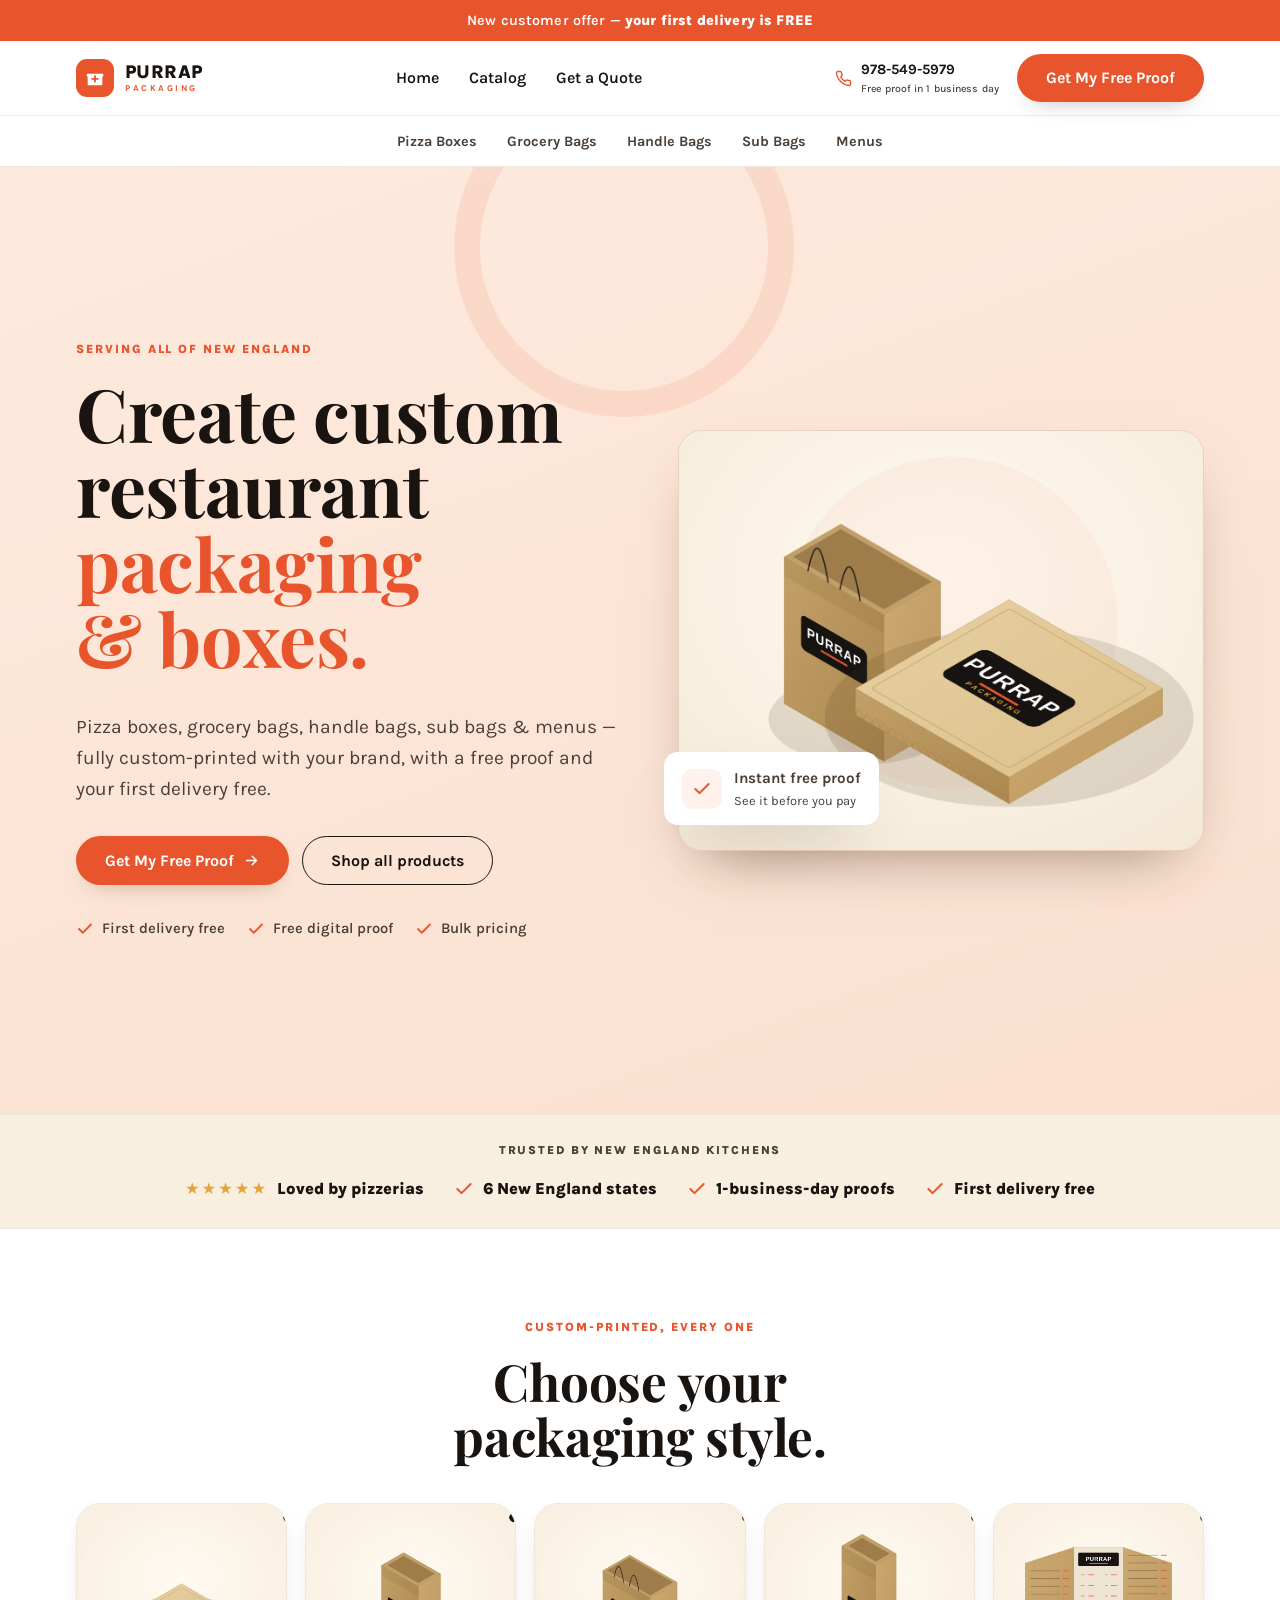
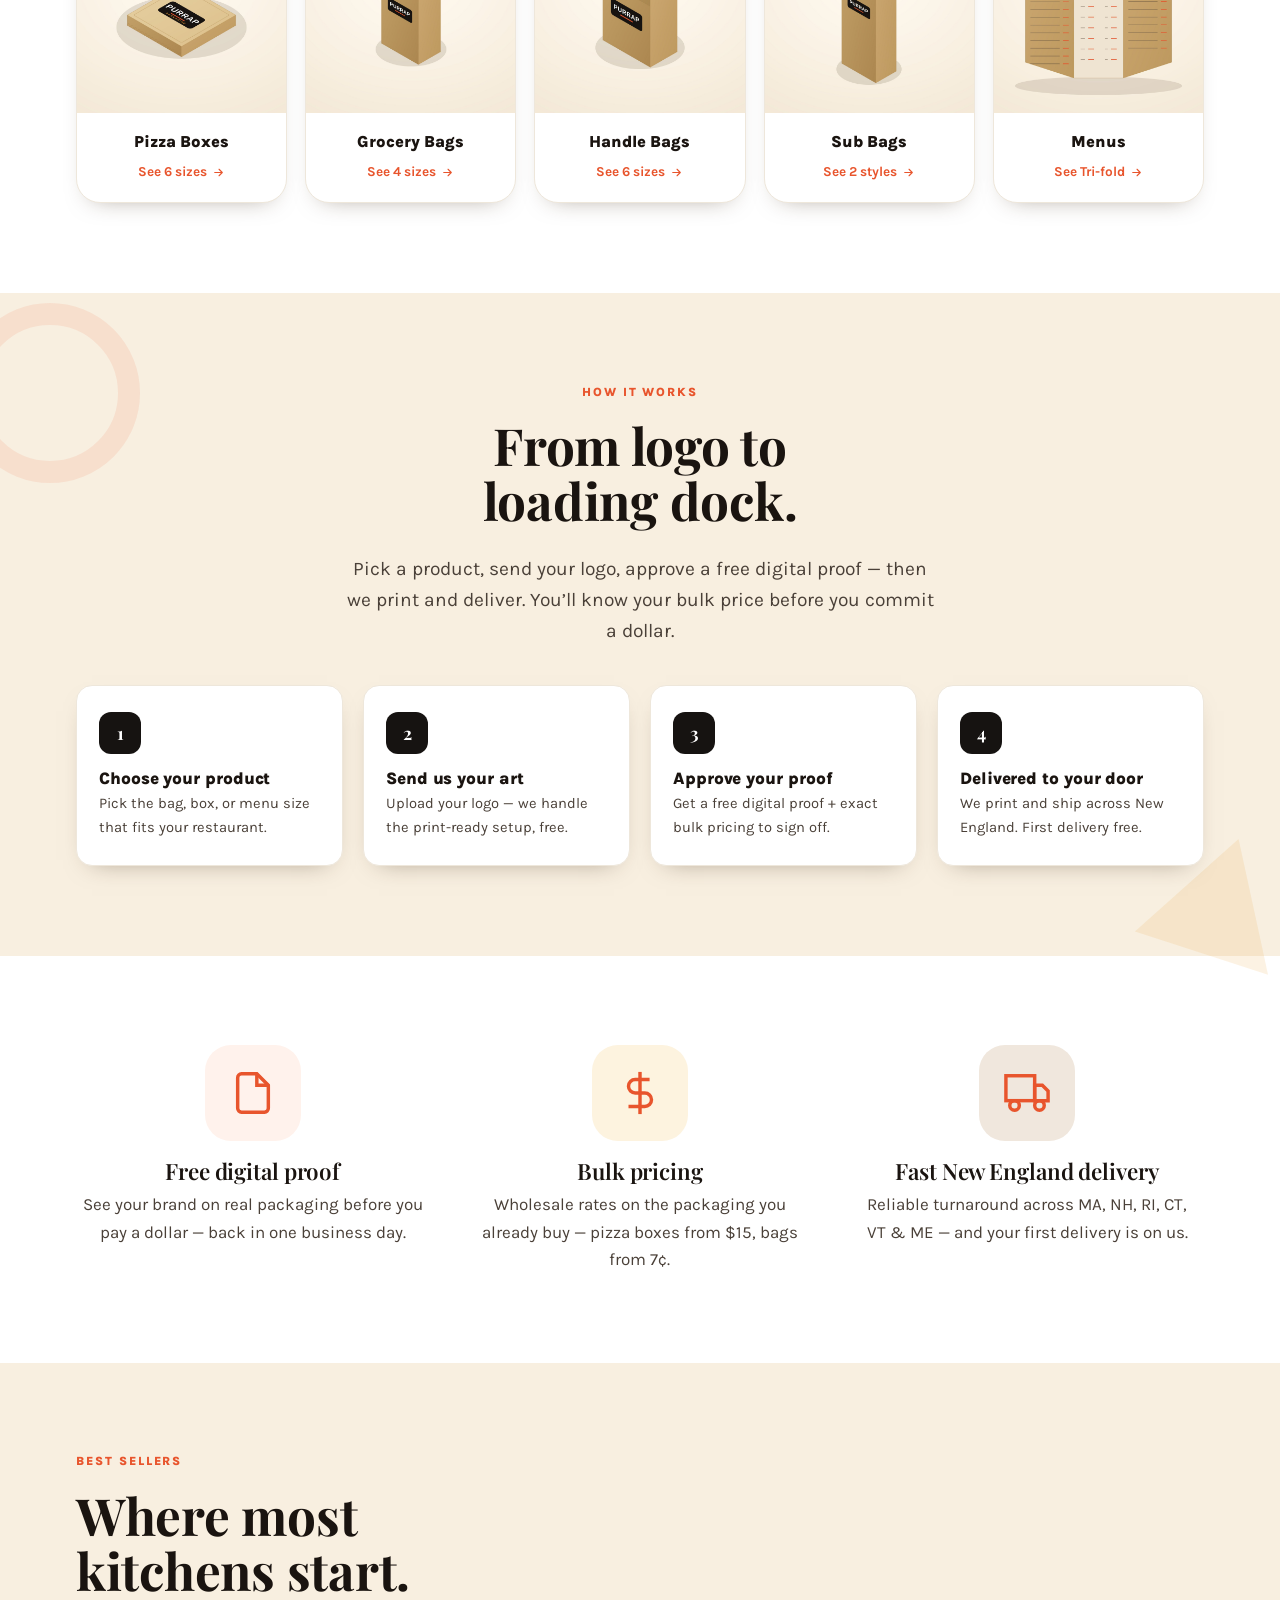
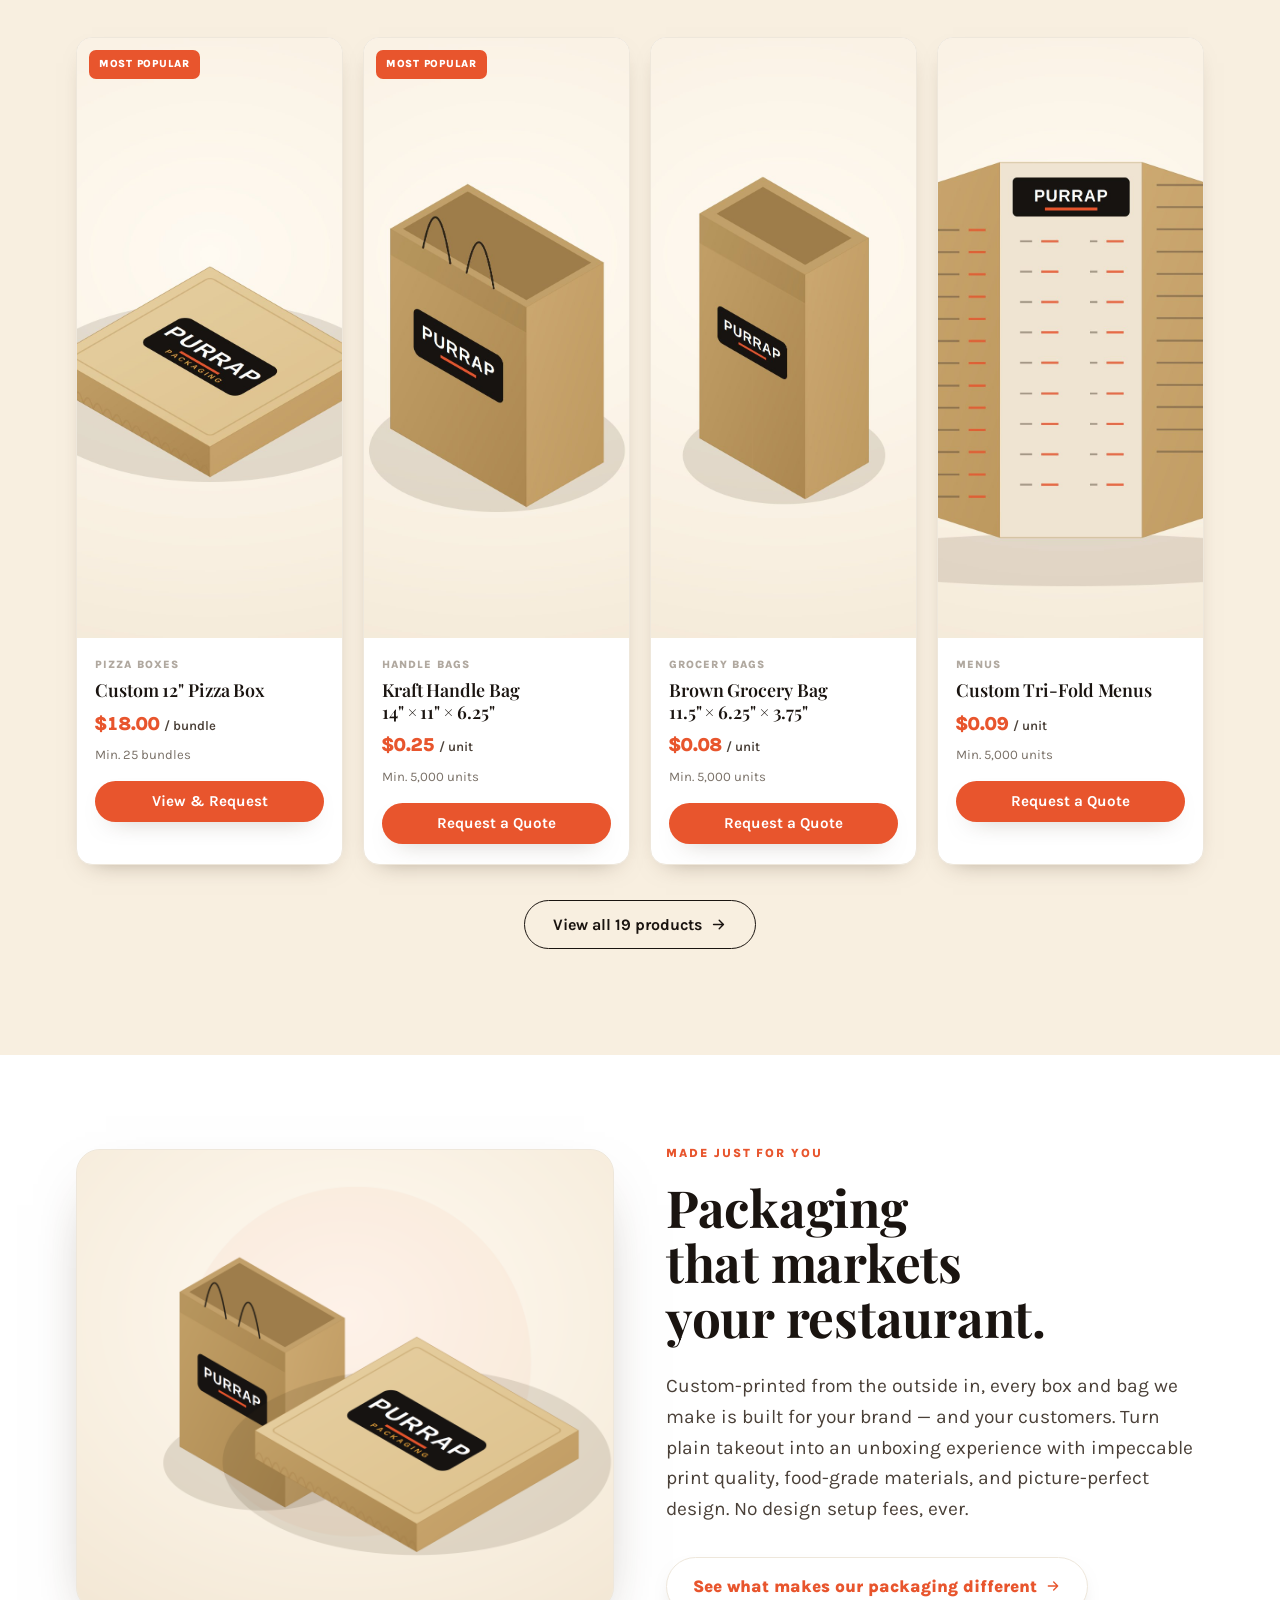
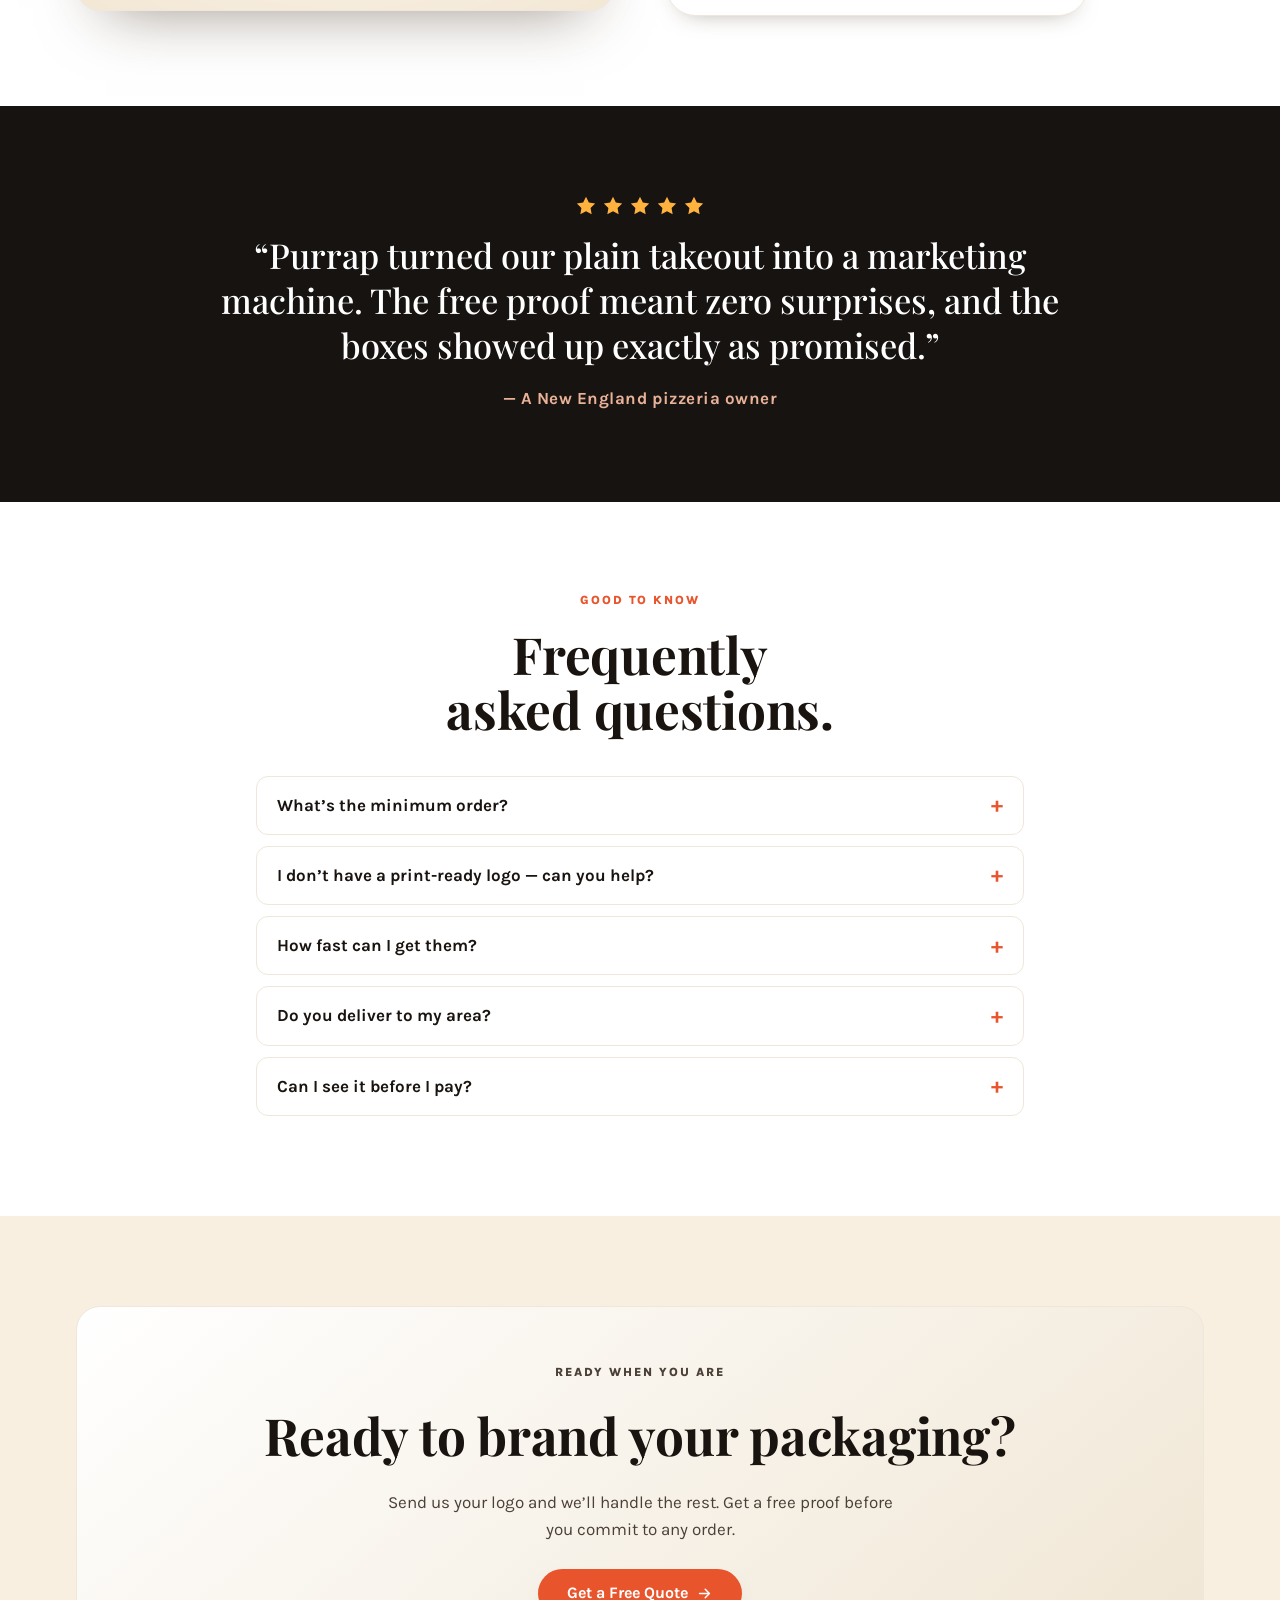
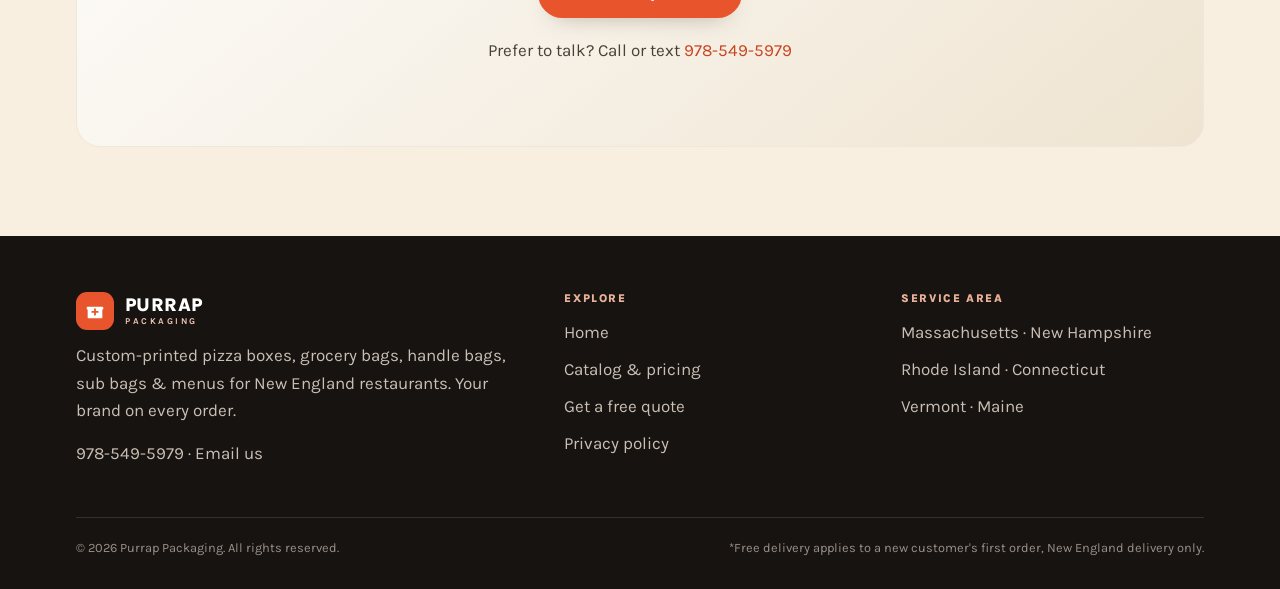
<file: index.html>
<!DOCTYPE html>
<html lang="en">
<head>
<meta charset="UTF-8">
<meta name="viewport" content="width=device-width, initial-scale=1">
<script>document.documentElement.classList.add('js')</script>
<title>Custom Pizza Boxes & Takeout Packaging in New England | Purrap Packaging</title>
<meta name="description" content="Custom-printed pizza boxes, grocery bags, handle bags & menus for New England restaurants. Free digital proof, first delivery free, bulk pricing. Get a free quote.">
<link rel="canonical" href="https://purrappackaging.com/">
<meta property="og:type" content="website">
<meta property="og:title" content="Custom Pizza Boxes & Takeout Packaging in New England | Purrap Packaging">
<meta property="og:description" content="Custom-printed pizza boxes, grocery bags, handle bags & menus for New England restaurants. Free digital proof, first delivery free, bulk pricing. Get a free quote.">
<meta property="og:url" content="https://purrappackaging.com/">
<meta property="og:image" content="https://purrappackaging.com/assets/og-image.jpg?v=2">
<meta name="twitter:card" content="summary_large_image">
<meta name="twitter:title" content="Custom Pizza Boxes & Takeout Packaging in New England | Purrap Packaging">
<meta name="twitter:description" content="Custom-printed pizza boxes, grocery bags, handle bags & menus for New England restaurants. Free digital proof, first delivery free, bulk pricing. Get a free quote.">
<meta name="twitter:image" content="https://purrappackaging.com/assets/og-image.jpg?v=2">
<link rel="icon" type="image/svg+xml" href="/assets/favicon.svg">
<link rel="preconnect" href="https://fonts.googleapis.com">
<link rel="preconnect" href="https://fonts.gstatic.com" crossorigin>
<link href="https://fonts.googleapis.com/css2?family=Karla:wght@400;500;600;700;800&family=Playfair+Display:wght@500;600;700&display=swap" rel="stylesheet">
<link rel="stylesheet" href="/styles.css">
<script type="application/ld+json">
{"@context":"https://schema.org","@type":"Store","name":"Purrap Packaging","image":"https://purrappackaging.com/assets/og-image.jpg?v=2","url":"https://purrappackaging.com","telephone":"+1-978-549-5979","priceRange":"$$","email":"manny.encarnacion@purrappackaging.com","description":"Custom-printed restaurant packaging — pizza boxes, grocery bags, handle bags, sub bags and menus — for New England kitchens.","areaServed":["Massachusetts","New Hampshire","Rhode Island","Connecticut","Vermont","Maine"]}
</script>
</head>
<body>
<a href="#main" class="skip">Skip to content</a>
<div class="announce">New customer offer &mdash; <b>your first delivery is FREE</b></div>
<header class="site">
  <div class="wrap nav">
    <a class="brand" href="/"><span class="mark"><svg viewBox="0 0 24 24"><path d="M21 8a1 1 0 0 0-.92-.61H3.92A1 1 0 0 0 3 8v1.49a1 1 0 0 0 .55.89L4 10.62V19a1 1 0 0 0 1 1h14a1 1 0 0 0 1-1v-8.38l.45-.24A1 1 0 0 0 21 9.5ZM15 14h-2v2a1 1 0 0 1-2 0v-2H9a1 1 0 0 1 0-2h2v-2a1 1 0 0 1 2 0v2h2a1 1 0 0 1 0 2Z"/></svg></span><span class="wm">PURRAP<small>PACKAGING</small></span></a>
    <nav class="nav-mid" id="nav" aria-label="Primary">
      <a href="/">Home</a><a href="/catalog">Catalog</a><a href="/contact">Get a Quote</a>
    </nav>
    <div class="nav-right">
      <a class="nav-phone" href="tel:9785495979"><svg viewBox="0 0 24 24"><path d="M22 16.92v3a2 2 0 0 1-2.18 2 19.79 19.79 0 0 1-8.63-3.07 19.5 19.5 0 0 1-6-6 19.79 19.79 0 0 1-3.07-8.67A2 2 0 0 1 4.11 2h3a2 2 0 0 1 2 1.72c.13.96.36 1.9.7 2.81a2 2 0 0 1-.45 2.11L8.09 9.91a16 16 0 0 0 6 6l1.27-1.27a2 2 0 0 1 2.11-.45c.91.34 1.85.57 2.81.7A2 2 0 0 1 22 16.92z"/></svg><span class="txt"><strong>978-549-5979</strong><small>Free proof in 1 business day</small></span></a>
      <a class="btn btn-primary" href="/contact">Get My Free Proof</a>
      <button class="menu-toggle" aria-label="Menu" aria-expanded="false">&#9776;</button>
    </div>
  </div>
  <div class="catstrip"><div class="wrap">
    <a href="/catalog#pizza">Pizza Boxes</a><a href="/catalog#grocery">Grocery Bags</a><a href="/catalog#handle">Handle Bags</a><a href="/catalog#sub">Sub Bags</a><a href="/catalog#menus">Menus</a>
  </div></div>
</header>
<main id="main">
  <!-- HERO (Packlane pattern) -->
  <section class="hero">
    <div class="wrap hero-grid">
      <div>
        <p class="eyebrow">Serving all of New England</p>
        <h1>Create custom restaurant <span class="u">packaging &amp; boxes.</span></h1>
        <p class="lead">Pizza boxes, grocery bags, handle bags, sub bags &amp; menus &mdash; fully custom-printed with your brand, with a free proof and your first delivery free.</p>
        <div class="actions">
          <a class="btn btn-primary" href="/contact">Get My Free Proof <svg viewBox="0 0 24 24" fill="none"><path d="M5 12h14M13 6l6 6-6 6" stroke="currentColor" stroke-width="2" stroke-linecap="round" stroke-linejoin="round"/></svg></a>
          <a class="btn btn-ghost" href="/catalog">Shop all products</a>
        </div>
        <div class="hero-trust">
          <span><svg viewBox="0 0 24 24" fill="none" stroke="currentColor" stroke-width="2.4" stroke-linecap="round" stroke-linejoin="round"><polyline points="20 6 9 17 4 12"/></svg> First delivery free</span><span><svg viewBox="0 0 24 24" fill="none" stroke="currentColor" stroke-width="2.4" stroke-linecap="round" stroke-linejoin="round"><polyline points="20 6 9 17 4 12"/></svg> Free digital proof</span><span><svg viewBox="0 0 24 24" fill="none" stroke="currentColor" stroke-width="2.4" stroke-linecap="round" stroke-linejoin="round"><polyline points="20 6 9 17 4 12"/></svg> Bulk pricing</span>
        </div>
      </div>
      <div class="hero-media reveal">
        <div class="frame"><img src="/assets/purrap-homepage-mockup.png?v=2" alt="Custom-printed pizza boxes and branded takeout bags for New England restaurants" width="1200" height="1000"></div>
        <div class="chip"><span class="ic"><svg viewBox="0 0 24 24" fill="none" stroke="currentColor" stroke-width="2.4" stroke-linecap="round" stroke-linejoin="round"><polyline points="20 6 9 17 4 12"/></svg></span><span><b>Instant free proof</b><span>See it before you pay</span></span></div>
      </div>
    </div>
  </section>

  <!-- SOCIAL PROOF STRIP (Packlane "trusted by" pattern, honest stats) -->
  <div class="proofstrip"><div class="wrap">
    <p class="lbl">Trusted by New England kitchens</p>
    <div class="row">
      <span class="it"><span class="st">&#9733;&#9733;&#9733;&#9733;&#9733;</span> Loved by pizzerias</span>
      <span class="it"><svg viewBox="0 0 24 24" fill="none" stroke="currentColor" stroke-width="2.4" stroke-linecap="round" stroke-linejoin="round"><polyline points="20 6 9 17 4 12"/></svg> 6 New England states</span>
      <span class="it"><svg viewBox="0 0 24 24" fill="none" stroke="currentColor" stroke-width="2.4" stroke-linecap="round" stroke-linejoin="round"><polyline points="20 6 9 17 4 12"/></svg> 1-business-day proofs</span>
      <span class="it"><svg viewBox="0 0 24 24" fill="none" stroke="currentColor" stroke-width="2.4" stroke-linecap="round" stroke-linejoin="round"><polyline points="20 6 9 17 4 12"/></svg> First delivery free</span>
    </div>
  </div></div>

  <!-- CHOOSE YOUR STYLE (Packlane grid) -->
  <section>
    <div class="wrap">
      <div class="sec-head center reveal">
        <p class="eyebrow">Custom-printed, every one</p>
        <h2>Choose your packaging style.</h2>
      </div>
      <div class="choose"><a class="choose-card reveal" href="/catalog#pizza"><span class="im"><img src="/assets/products/custom-12-pizza-box.jpg?v=2" alt="Pizza Boxes" loading="lazy" width="800" height="800"></span><span class="cc"><b>Pizza Boxes</b><span class="go">See 6 sizes <svg viewBox="0 0 24 24" fill="none"><path d="M5 12h14M13 6l6 6-6 6" stroke="currentColor" stroke-width="2" stroke-linecap="round" stroke-linejoin="round"/></svg></span></span></a><a class="choose-card reveal" href="/catalog#grocery"><span class="im"><img src="/assets/products/grocery-bag-2.jpg?v=2" alt="Grocery Bags" loading="lazy" width="800" height="800"></span><span class="cc"><b>Grocery Bags</b><span class="go">See 4 sizes <svg viewBox="0 0 24 24" fill="none"><path d="M5 12h14M13 6l6 6-6 6" stroke="currentColor" stroke-width="2" stroke-linecap="round" stroke-linejoin="round"/></svg></span></span></a><a class="choose-card reveal" href="/catalog#handle"><span class="im"><img src="/assets/products/handle-bag-4.jpg?v=2" alt="Handle Bags" loading="lazy" width="800" height="800"></span><span class="cc"><b>Handle Bags</b><span class="go">See 6 sizes <svg viewBox="0 0 24 24" fill="none"><path d="M5 12h14M13 6l6 6-6 6" stroke="currentColor" stroke-width="2" stroke-linecap="round" stroke-linejoin="round"/></svg></span></span></a><a class="choose-card reveal" href="/catalog#sub"><span class="im"><img src="/assets/products/large-sub-v-bag.jpg?v=2" alt="Sub Bags" loading="lazy" width="800" height="800"></span><span class="cc"><b>Sub Bags</b><span class="go">See 2 styles <svg viewBox="0 0 24 24" fill="none"><path d="M5 12h14M13 6l6 6-6 6" stroke="currentColor" stroke-width="2" stroke-linecap="round" stroke-linejoin="round"/></svg></span></span></a><a class="choose-card reveal" href="/catalog#menus"><span class="im"><img src="/assets/products/tri-fold-menus.jpg?v=2" alt="Menus" loading="lazy" width="800" height="800"></span><span class="cc"><b>Menus</b><span class="go">See Tri-fold <svg viewBox="0 0 24 24" fill="none"><path d="M5 12h14M13 6l6 6-6 6" stroke="currentColor" stroke-width="2" stroke-linecap="round" stroke-linejoin="round"/></svg></span></span></a></div>
    </div>
  </section>

  <!-- HOW IT WORKS (Packlane centered + playful geometry) -->
  <section class="band-cream geo">
    <div class="wrap">
      <div class="sec-head center reveal">
        <p class="eyebrow">How it works</p>
        <h2>From logo to loading dock.</h2>
        <p class="lead" style="margin:0 auto">Pick a product, send your logo, approve a free digital proof &mdash; then we print and deliver. You&rsquo;ll know your bulk price before you commit a dollar.</p>
      </div>
      <div class="steps">
        <div class="step reveal"><h4>Choose your product</h4><p>Pick the bag, box, or menu size that fits your restaurant.</p></div>
        <div class="step reveal"><h4>Send us your art</h4><p>Upload your logo &mdash; we handle the print-ready setup, free.</p></div>
        <div class="step reveal"><h4>Approve your proof</h4><p>Get a free digital proof + exact bulk pricing to sign off.</p></div>
        <div class="step reveal"><h4>Delivered to your door</h4><p>We print and ship across New England. First delivery free.</p></div>
      </div>
    </div>
  </section>

  <!-- 3 FEATURE ICONS (Packlane pattern) -->
  <section>
    <div class="wrap">
      <div class="featrow">
        <div class="feat reveal">
          <div class="ficon"><svg viewBox="0 0 24 24"><path d="M14 2H6a2 2 0 0 0-2 2v16a2 2 0 0 0 2 2h12a2 2 0 0 0 2-2V8z"/><polyline points="14 2 14 8 20 8"/></svg></div>
          <h3>Free digital proof</h3>
          <p>See your brand on real packaging before you pay a dollar &mdash; back in one business day.</p>
        </div>
        <div class="feat reveal">
          <div class="ficon"><svg viewBox="0 0 24 24"><line x1="12" y1="1" x2="12" y2="23"/><path d="M17 5H9.5a3.5 3.5 0 0 0 0 7h5a3.5 3.5 0 0 1 0 7H6"/></svg></div>
          <h3>Bulk pricing</h3>
          <p>Wholesale rates on the packaging you already buy &mdash; pizza boxes from $15, bags from 7&cent;.</p>
        </div>
        <div class="feat reveal">
          <div class="ficon"><svg viewBox="0 0 24 24"><rect x="1" y="3" width="15" height="13"/><path d="M16 8h4l3 3v5h-7V8z"/><circle cx="5.5" cy="18.5" r="2.5"/><circle cx="18.5" cy="18.5" r="2.5"/></svg></div>
          <h3>Fast New England delivery</h3>
          <p>Reliable turnaround across MA, NH, RI, CT, VT &amp; ME &mdash; and your first delivery is on us.</p>
        </div>
      </div>
    </div>
  </section>

  <!-- BEST SELLERS -->
  <section class="band-cream">
    <div class="wrap">
      <div class="sec-head reveal"><p class="eyebrow">Best sellers</p><h2>Where most kitchens start.</h2></div>
      <div class="grid grid-4"><article class="product reveal">
      <a class="ph" href="/products/custom-12-pizza-box"><span class="pop">Most popular</span><img src="/assets/products/custom-12-pizza-box.jpg?v=2" alt="Custom 12&quot; Pizza Box — custom-printed by Purrap Packaging" loading="lazy" width="800" height="600"></a>
      <div class="bd">
        <div class="cat">Pizza Boxes</div>
        <h3>Custom 12&quot; Pizza Box</h3>
        <div><span class="price tnum">$18.00</span> <span class="per">/ bundle</span></div>
        <p class="moq">Min. 25 bundles</p>
        <a class="btn btn-primary" href="/products/custom-12-pizza-box">View &amp; Request</a>
      </div>
    </article><article class="product reveal">
      <a class="ph" href="/contact?product=Kraft%20Handle%20Bag%2014%22%20%C3%97%2011%22%20%C3%97%206.25%22"><span class="pop">Most popular</span><img src="/assets/products/handle-bag-4.jpg?v=2" alt="Kraft Handle Bag 14&quot; × 11&quot; × 6.25&quot; — custom-printed by Purrap Packaging" loading="lazy" width="800" height="600"></a>
      <div class="bd">
        <div class="cat">Handle Bags</div>
        <h3>Kraft Handle Bag 14&quot; × 11&quot; × 6.25&quot;</h3>
        <div><span class="price tnum">$0.25</span> <span class="per">/ unit</span></div>
        <p class="moq">Min. 5,000 units</p>
        <a class="btn btn-primary" href="/contact?product=Kraft%20Handle%20Bag%2014%22%20%C3%97%2011%22%20%C3%97%206.25%22">Request a Quote</a>
      </div>
    </article><article class="product reveal">
      <a class="ph" href="/contact?product=Brown%20Grocery%20Bag%2011.5%22%20%C3%97%206.25%22%20%C3%97%203.75%22"><img src="/assets/products/grocery-bag-2.jpg?v=2" alt="Brown Grocery Bag 11.5&quot; × 6.25&quot; × 3.75&quot; — custom-printed by Purrap Packaging" loading="lazy" width="800" height="600"></a>
      <div class="bd">
        <div class="cat">Grocery Bags</div>
        <h3>Brown Grocery Bag 11.5&quot; × 6.25&quot; × 3.75&quot;</h3>
        <div><span class="price tnum">$0.08</span> <span class="per">/ unit</span></div>
        <p class="moq">Min. 5,000 units</p>
        <a class="btn btn-primary" href="/contact?product=Brown%20Grocery%20Bag%2011.5%22%20%C3%97%206.25%22%20%C3%97%203.75%22">Request a Quote</a>
      </div>
    </article><article class="product reveal">
      <a class="ph" href="/contact?product=Custom%20Tri-Fold%20Menus"><img src="/assets/products/tri-fold-menus.jpg?v=2" alt="Custom Tri-Fold Menus — custom-printed by Purrap Packaging" loading="lazy" width="800" height="600"></a>
      <div class="bd">
        <div class="cat">Menus</div>
        <h3>Custom Tri-Fold Menus</h3>
        <div><span class="price tnum">$0.09</span> <span class="per">/ unit</span></div>
        <p class="moq">Min. 5,000 units</p>
        <a class="btn btn-primary" href="/contact?product=Custom%20Tri-Fold%20Menus">Request a Quote</a>
      </div>
    </article></div>
      <p class="center" style="margin-top:2.2rem"><a class="btn btn-ghost" href="/catalog">View all 19 products <svg viewBox="0 0 24 24" fill="none"><path d="M5 12h14M13 6l6 6-6 6" stroke="currentColor" stroke-width="2" stroke-linecap="round" stroke-linejoin="round"/></svg></a></p>
    </div>
  </section>

  <!-- STORY SPLIT (Packlane pattern) -->
  <section>
    <div class="wrap story">
      <div class="im reveal"><img src="/assets/purrap-homepage-mockup.png?v=2" alt="Branded Purrap pizza box and kraft takeout bag" width="1200" height="1000"></div>
      <div class="reveal">
        <p class="eyebrow">Made just for you</p>
        <h2>Packaging that markets your restaurant.</h2>
        <p class="lead">Custom-printed from the outside in, every box and bag we make is built for your brand &mdash; and your customers. Turn plain takeout into an unboxing experience with impeccable print quality, food-grade materials, and picture-perfect design. No design setup fees, ever.</p>
        <a class="pill" href="/catalog">See what makes our packaging different <svg viewBox="0 0 24 24" fill="none"><path d="M5 12h14M13 6l6 6-6 6" stroke="currentColor" stroke-width="2" stroke-linecap="round" stroke-linejoin="round"/></svg></a>
      </div>
    </div>
  </section>

  <!-- TESTIMONIAL -->
  <section class="band-ink">
    <div class="wrap"><div class="quote reveal">
      <div class="stars"><svg viewBox="0 0 24 24"><path d="M12 2l3.09 6.26L22 9.27l-5 4.87 1.18 6.88L12 17.77l-6.18 3.25L7 14.14 2 9.27l6.91-1.01L12 2z"/></svg><svg viewBox="0 0 24 24"><path d="M12 2l3.09 6.26L22 9.27l-5 4.87 1.18 6.88L12 17.77l-6.18 3.25L7 14.14 2 9.27l6.91-1.01L12 2z"/></svg><svg viewBox="0 0 24 24"><path d="M12 2l3.09 6.26L22 9.27l-5 4.87 1.18 6.88L12 17.77l-6.18 3.25L7 14.14 2 9.27l6.91-1.01L12 2z"/></svg><svg viewBox="0 0 24 24"><path d="M12 2l3.09 6.26L22 9.27l-5 4.87 1.18 6.88L12 17.77l-6.18 3.25L7 14.14 2 9.27l6.91-1.01L12 2z"/></svg><svg viewBox="0 0 24 24"><path d="M12 2l3.09 6.26L22 9.27l-5 4.87 1.18 6.88L12 17.77l-6.18 3.25L7 14.14 2 9.27l6.91-1.01L12 2z"/></svg></div>
      <blockquote>&ldquo;Purrap turned our plain takeout into a marketing machine. The free proof meant zero surprises, and the boxes showed up exactly as promised.&rdquo;</blockquote>
      <cite>&mdash; A New England pizzeria owner</cite>
    </div></div>
  </section>

  <!-- FAQ (Packlane pattern) -->
  <section><div class="wrap" style="max-width:820px">
    <div class="sec-head center reveal"><p class="eyebrow">Good to know</p><h2>Frequently asked questions.</h2></div>
    <div class="faq reveal">
      <details><summary>What&rsquo;s the minimum order?</summary><p>Pizza boxes start at 25 bundles; bag products usually start at 5,000 units. Tell us your volume and we&rsquo;ll quote it.</p></details>
      <details><summary>I don&rsquo;t have a print-ready logo &mdash; can you help?</summary><p>Yes. Send whatever you have and we make it print-ready at no extra charge. No logo at all? We can design one.</p></details>
      <details><summary>How fast can I get them?</summary><p>Typical lead time is 6&ndash;8 weeks from proof approval. Tell us your deadline and we&rsquo;ll do our best on rush needs.</p></details>
      <details><summary>Do you deliver to my area?</summary><p>We focus on New England &mdash; MA, NH, RI, CT, VT, and ME. New customers get their first delivery free.</p></details>
      <details><summary>Can I see it before I pay?</summary><p>Always. You get a free digital proof and only commit once you&rsquo;re happy with how it looks.</p></details>
    </div>
  </div></section>

  <!-- FINAL CTA -->
  <section class="band-cream"><div class="wrap">
    <div class="final reveal">
      <p class="eyebrow">Ready when you are</p>
      <h2>Ready to brand your packaging?</h2>
      <p>Send us your logo and we&rsquo;ll handle the rest. Get a free proof before you commit to any order.</p>
      <a class="btn btn-primary" href="/contact">Get a Free Quote <svg viewBox="0 0 24 24" fill="none"><path d="M5 12h14M13 6l6 6-6 6" stroke="currentColor" stroke-width="2" stroke-linecap="round" stroke-linejoin="round"/></svg></a>
      <p style="margin-top:1.2rem;color:var(--ink-2)">Prefer to talk? Call or text <a href="tel:9785495979">978-549-5979</a></p>
    </div>
  </div></section>
</main>
<footer class="site-foot">
  <div class="wrap">
    <div class="cols">
      <div>
        <a class="brand" href="/"><span class="mark"><svg viewBox="0 0 24 24"><path d="M21 8a1 1 0 0 0-.92-.61H3.92A1 1 0 0 0 3 8v1.49a1 1 0 0 0 .55.89L4 10.62V19a1 1 0 0 0 1 1h14a1 1 0 0 0 1-1v-8.38l.45-.24A1 1 0 0 0 21 9.5ZM15 14h-2v2a1 1 0 0 1-2 0v-2H9a1 1 0 0 1 0-2h2v-2a1 1 0 0 1 2 0v2h2a1 1 0 0 1 0 2Z"/></svg></span><span class="wm">PURRAP<small>PACKAGING</small></span></a>
        <p>Custom-printed pizza boxes, grocery bags, handle bags, sub bags &amp; menus for New England restaurants. Your brand on every order.</p>
        <p><a href="tel:9785495979">978-549-5979</a> &middot; <a href="mailto:manny.encarnacion@purrappackaging.com">Email us</a></p>
      </div>
      <div><h4>Explore</h4><ul>
        <li><a href="/">Home</a></li><li><a href="/catalog">Catalog &amp; pricing</a></li>
        <li><a href="/contact">Get a free quote</a></li><li><a href="/privacy">Privacy policy</a></li>
      </ul></div>
      <div><h4>Service area</h4><ul>
        <li>Massachusetts &middot; New Hampshire</li><li>Rhode Island &middot; Connecticut</li><li>Vermont &middot; Maine</li>
      </ul></div>
    </div>
    <div class="foot-fine">
      <span>&copy; <span id="yr">2026</span> Purrap Packaging. All rights reserved.</span>
      <span>*Free delivery applies to a new customer's first order, New England delivery only.</span>
    </div>
  </div>
</footer>
<div class="mcta"><a class="btn call" href="tel:9785495979">Call/Text</a><a class="btn btn-primary" href="/contact">Get My Free Proof</a></div><div class="modalbg" id="exit">
  <div class="modal">
    <button class="x" aria-label="Close" onclick="closeExit()">&times;</button>
    <div class="ic"><svg viewBox="0 0 24 24"><polyline points="20 12 20 22 4 22 4 12"/><rect x="2" y="7" width="20" height="5"/><line x1="12" y1="22" x2="12" y2="7"/><path d="M12 7H7.5a2.5 2.5 0 0 1 0-5C11 2 12 7 12 7z"/><path d="M12 7h4.5a2.5 2.5 0 0 0 0-5C13 2 12 7 12 7z"/></svg></div>
    <h3>Before you go &mdash; grab a free proof</h3>
    <p>See your logo on real packaging at no cost &mdash; and your <b>first delivery is free</b>. Pricing + a free digital proof within 1 business day.</p>
    <a class="btn btn-primary" href="/contact">Get My Free Proof</a>
    <small>No obligation. New England restaurants only.</small>
  </div>
</div><script src="/site.js" defer></script>
</body>
</html>
</file>
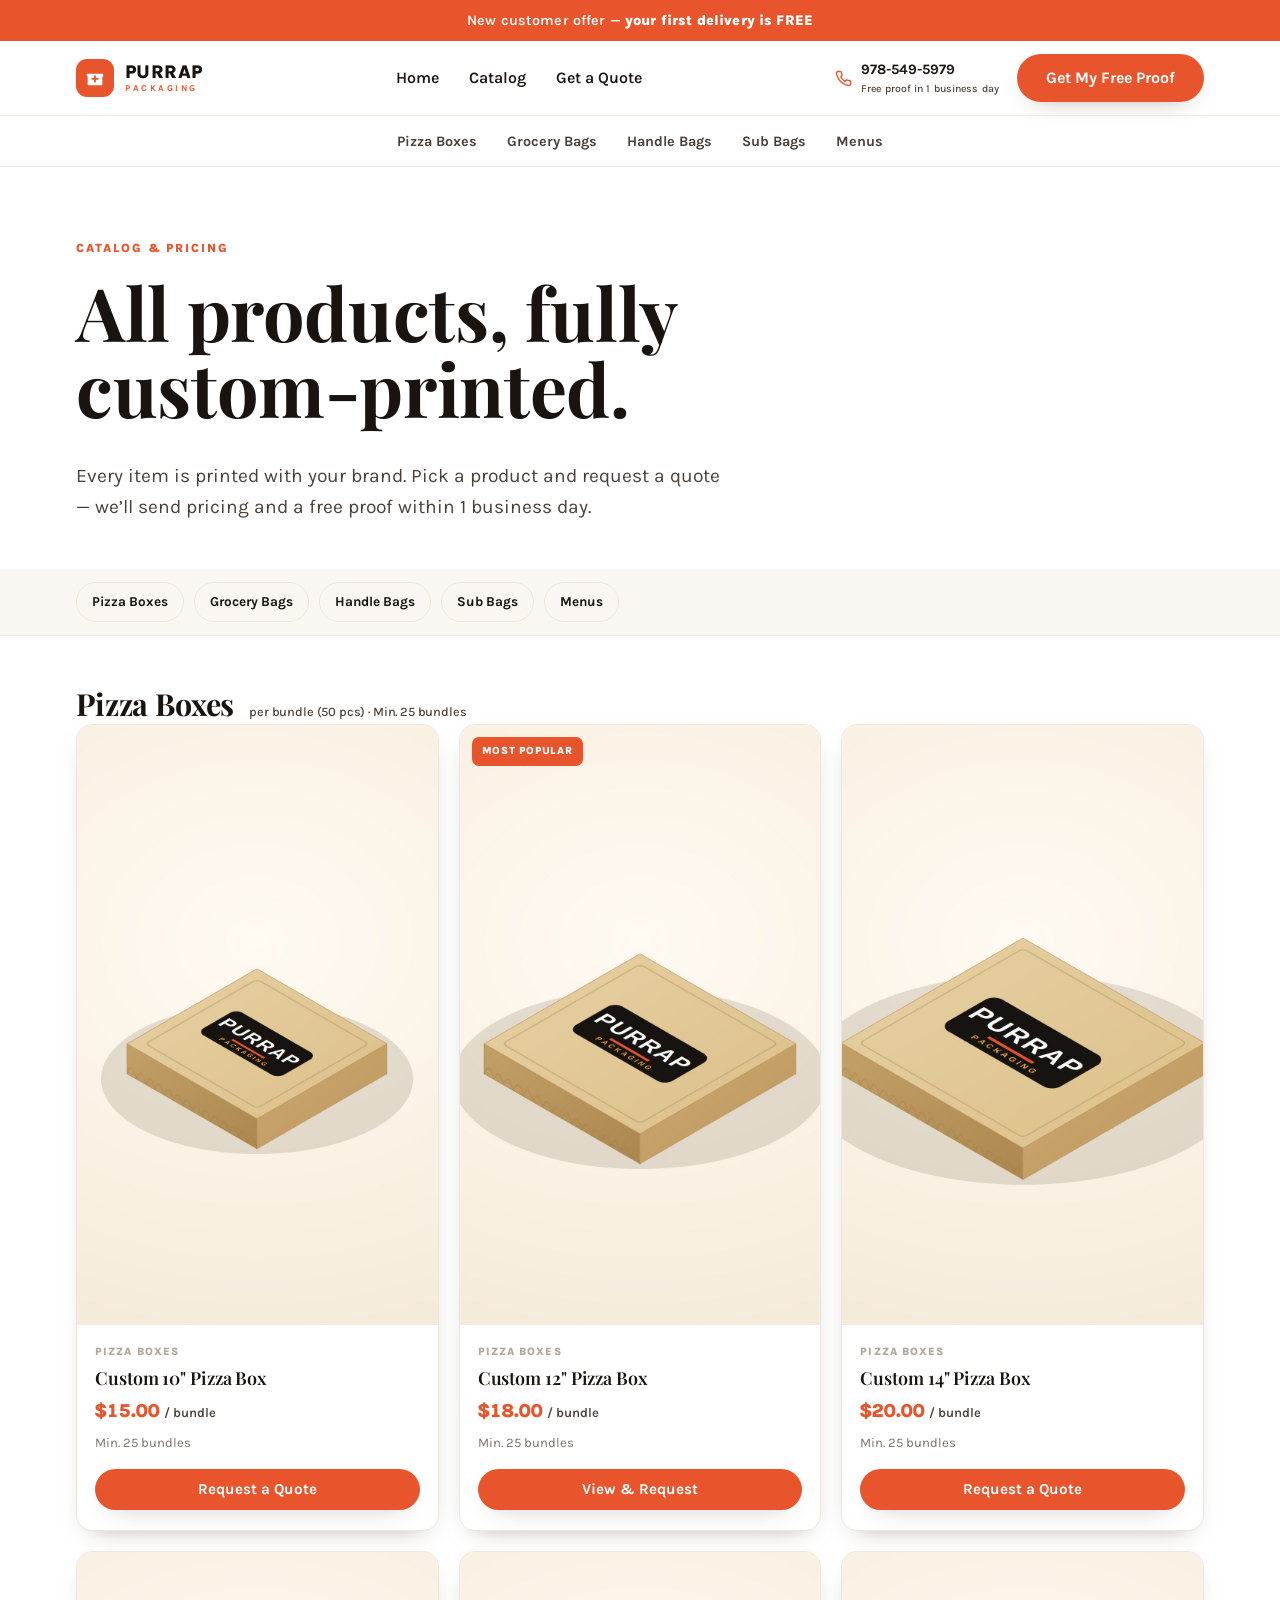
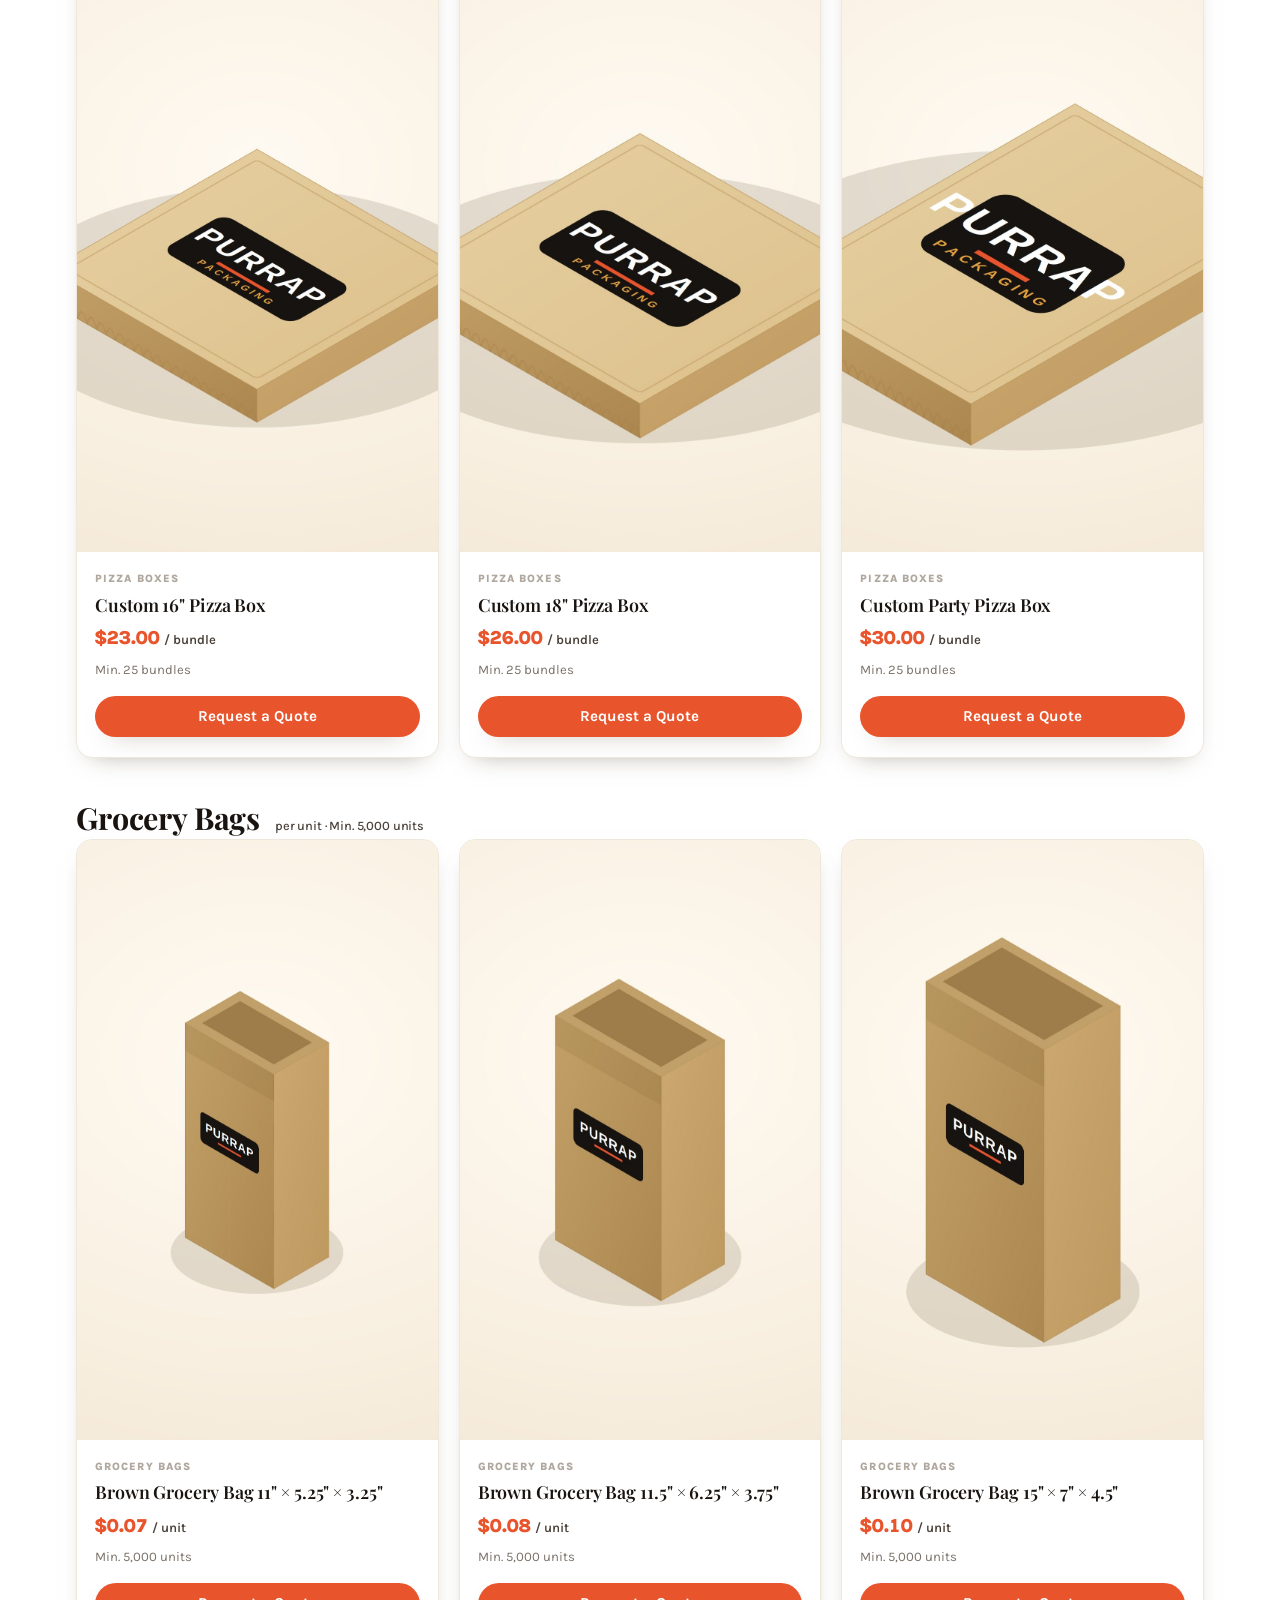
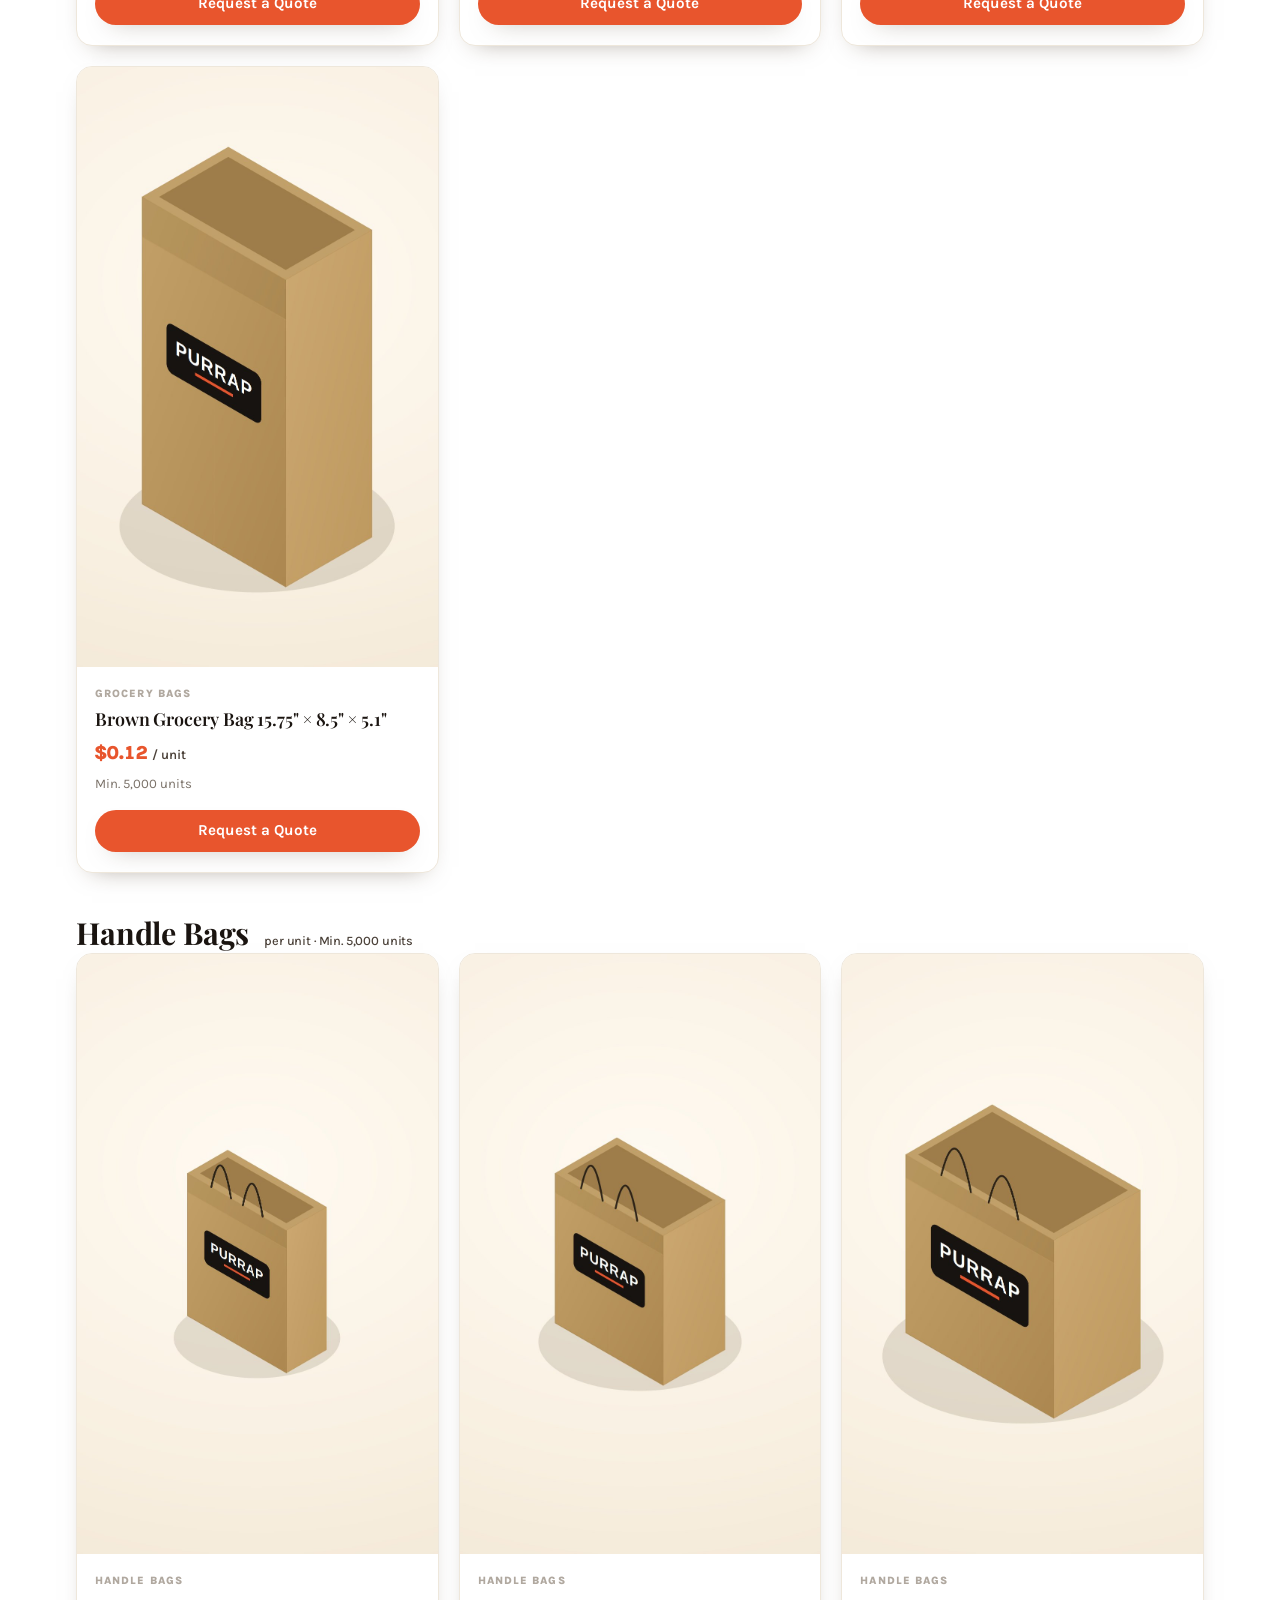
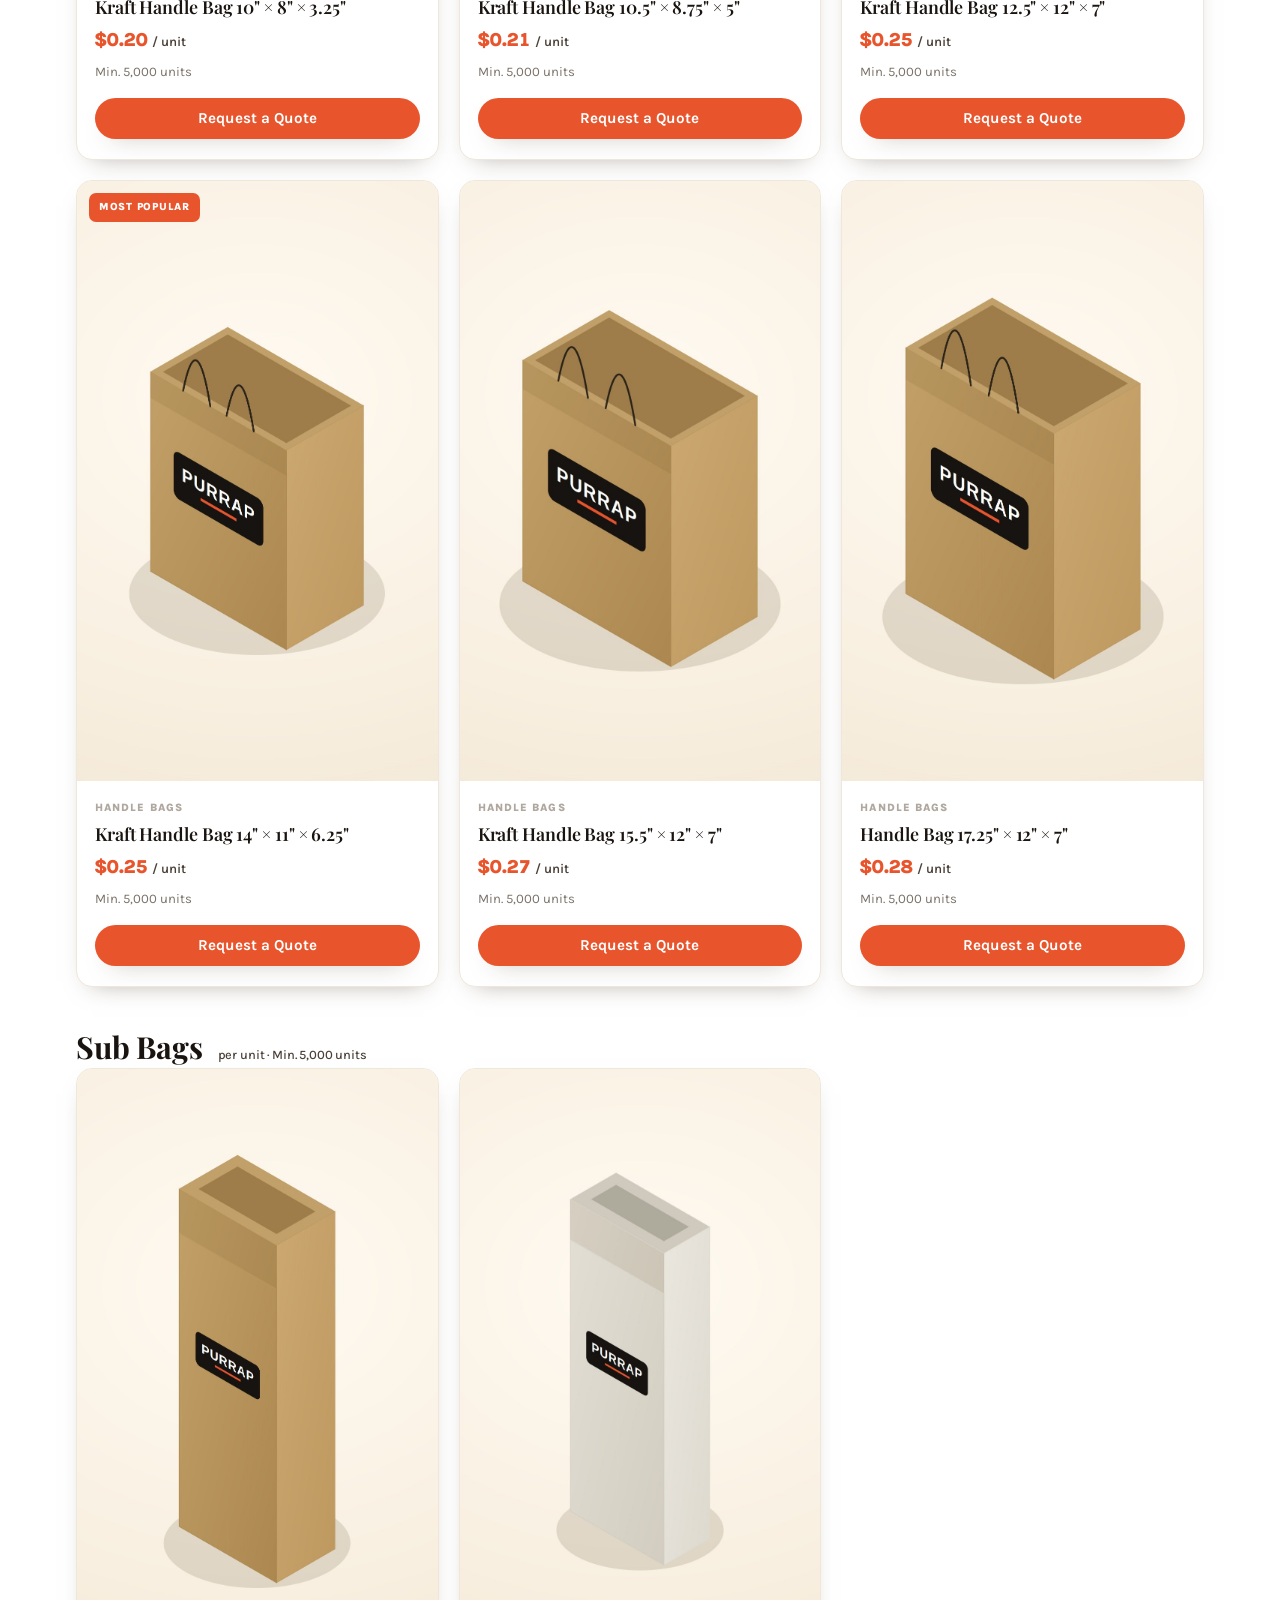
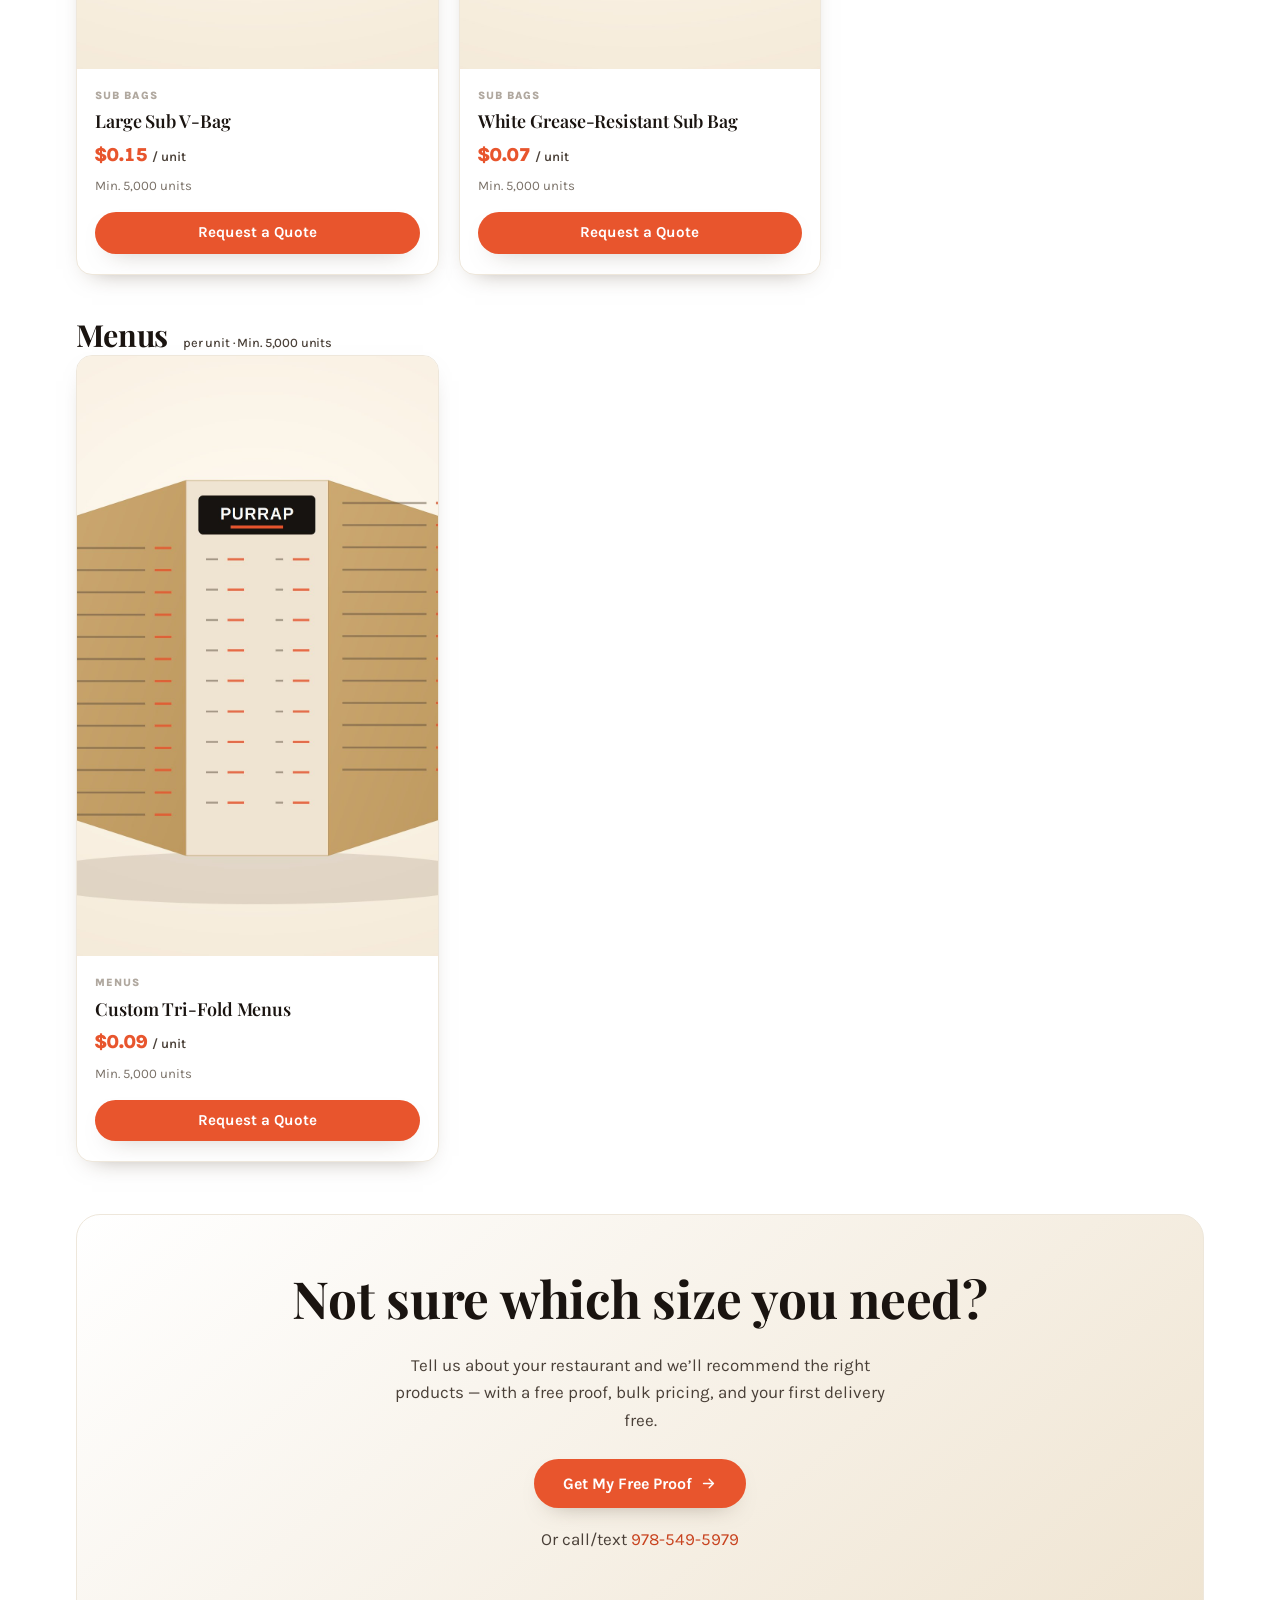
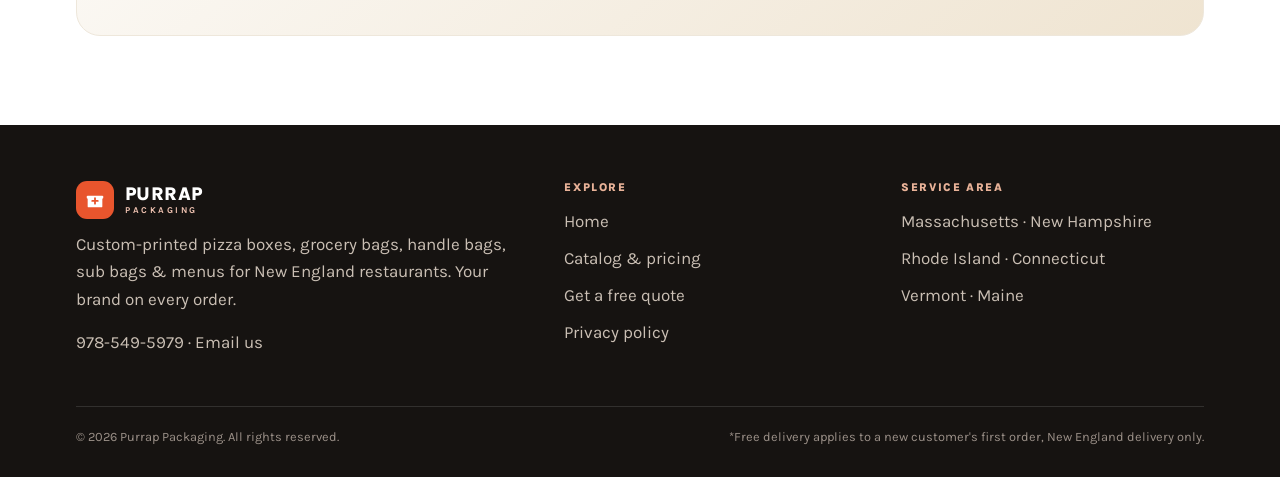
<file: catalog.html>
<!DOCTYPE html>
<html lang="en">
<head>
<meta charset="UTF-8">
<meta name="viewport" content="width=device-width, initial-scale=1">
<script>document.documentElement.classList.add('js')</script>
<title>Custom Packaging Catalog — 19 Products & Bulk Pricing | Purrap</title>
<meta name="description" content="Browse all 19 custom-printed products: pizza boxes from $15/bundle, grocery bags from 7¢, handle bags, sub bags & tri-fold menus. New England delivery, free proof.">
<link rel="canonical" href="https://purrappackaging.com/catalog">
<meta property="og:type" content="website">
<meta property="og:title" content="Custom Packaging Catalog — 19 Products & Bulk Pricing | Purrap">
<meta property="og:description" content="Browse all 19 custom-printed products: pizza boxes from $15/bundle, grocery bags from 7¢, handle bags, sub bags & tri-fold menus. New England delivery, free proof.">
<meta property="og:url" content="https://purrappackaging.com/catalog">
<meta property="og:image" content="https://purrappackaging.com/assets/og-image.jpg?v=2">
<meta name="twitter:card" content="summary_large_image">
<meta name="twitter:title" content="Custom Packaging Catalog — 19 Products & Bulk Pricing | Purrap">
<meta name="twitter:description" content="Browse all 19 custom-printed products: pizza boxes from $15/bundle, grocery bags from 7¢, handle bags, sub bags & tri-fold menus. New England delivery, free proof.">
<meta name="twitter:image" content="https://purrappackaging.com/assets/og-image.jpg?v=2">
<link rel="icon" type="image/svg+xml" href="/assets/favicon.svg">
<link rel="preconnect" href="https://fonts.googleapis.com">
<link rel="preconnect" href="https://fonts.gstatic.com" crossorigin>
<link href="https://fonts.googleapis.com/css2?family=Karla:wght@400;500;600;700;800&family=Playfair+Display:wght@500;600;700&display=swap" rel="stylesheet">
<link rel="stylesheet" href="/styles.css">
<script type="application/ld+json">
{"@context":"https://schema.org","@type":"OfferCatalog","name":"Purrap Packaging Catalog","url":"https://purrappackaging.com/catalog","numberOfItems":19}
</script>
</head>
<body>
<a href="#main" class="skip">Skip to content</a>
<div class="announce">New customer offer &mdash; <b>your first delivery is FREE</b></div>
<header class="site">
  <div class="wrap nav">
    <a class="brand" href="/"><span class="mark"><svg viewBox="0 0 24 24"><path d="M21 8a1 1 0 0 0-.92-.61H3.92A1 1 0 0 0 3 8v1.49a1 1 0 0 0 .55.89L4 10.62V19a1 1 0 0 0 1 1h14a1 1 0 0 0 1-1v-8.38l.45-.24A1 1 0 0 0 21 9.5ZM15 14h-2v2a1 1 0 0 1-2 0v-2H9a1 1 0 0 1 0-2h2v-2a1 1 0 0 1 2 0v2h2a1 1 0 0 1 0 2Z"/></svg></span><span class="wm">PURRAP<small>PACKAGING</small></span></a>
    <nav class="nav-mid" id="nav" aria-label="Primary">
      <a href="/">Home</a><a href="/catalog">Catalog</a><a href="/contact">Get a Quote</a>
    </nav>
    <div class="nav-right">
      <a class="nav-phone" href="tel:9785495979"><svg viewBox="0 0 24 24"><path d="M22 16.92v3a2 2 0 0 1-2.18 2 19.79 19.79 0 0 1-8.63-3.07 19.5 19.5 0 0 1-6-6 19.79 19.79 0 0 1-3.07-8.67A2 2 0 0 1 4.11 2h3a2 2 0 0 1 2 1.72c.13.96.36 1.9.7 2.81a2 2 0 0 1-.45 2.11L8.09 9.91a16 16 0 0 0 6 6l1.27-1.27a2 2 0 0 1 2.11-.45c.91.34 1.85.57 2.81.7A2 2 0 0 1 22 16.92z"/></svg><span class="txt"><strong>978-549-5979</strong><small>Free proof in 1 business day</small></span></a>
      <a class="btn btn-primary" href="/contact">Get My Free Proof</a>
      <button class="menu-toggle" aria-label="Menu" aria-expanded="false">&#9776;</button>
    </div>
  </div>
  <div class="catstrip"><div class="wrap">
    <a href="/catalog#pizza">Pizza Boxes</a><a href="/catalog#grocery">Grocery Bags</a><a href="/catalog#handle">Handle Bags</a><a href="/catalog#sub">Sub Bags</a><a href="/catalog#menus">Menus</a>
  </div></div>
</header>
<main id="main">
  <section class="pagehero"><div class="wrap">
    <p class="eyebrow">Catalog &amp; pricing</p>
    <h1>All products, fully custom-printed.</h1>
    <p class="lead">Every item is printed with your brand. Pick a product and request a quote &mdash; we&rsquo;ll send pricing and a free proof within 1 business day.</p>
  </div></section>
  <nav class="catnav"><div class="wrap">
    <a href="#pizza">Pizza Boxes</a><a href="#grocery">Grocery Bags</a><a href="#handle">Handle Bags</a><a href="#sub">Sub Bags</a><a href="#menus">Menus</a>
  </div></nav>
  <section style="padding-top:8px"><div class="wrap">
    <h2 class="cat-sec" id="pizza">Pizza Boxes <small>per bundle (50 pcs) · Min. 25 bundles</small></h2>
    <div class="grid grid-3"><article class="product reveal">
      <a class="ph" href="/contact?product=Custom%2010%22%20Pizza%20Box"><img src="/assets/products/custom-10-pizza-box.jpg?v=2" alt="Custom 10&quot; Pizza Box — custom-printed by Purrap Packaging" loading="lazy" width="800" height="600"></a>
      <div class="bd">
        <div class="cat">Pizza Boxes</div>
        <h3>Custom 10&quot; Pizza Box</h3>
        <div><span class="price tnum">$15.00</span> <span class="per">/ bundle</span></div>
        <p class="moq">Min. 25 bundles</p>
        <a class="btn btn-primary" href="/contact?product=Custom%2010%22%20Pizza%20Box">Request a Quote</a>
      </div>
    </article><article class="product reveal">
      <a class="ph" href="/products/custom-12-pizza-box"><span class="pop">Most popular</span><img src="/assets/products/custom-12-pizza-box.jpg?v=2" alt="Custom 12&quot; Pizza Box — custom-printed by Purrap Packaging" loading="lazy" width="800" height="600"></a>
      <div class="bd">
        <div class="cat">Pizza Boxes</div>
        <h3>Custom 12&quot; Pizza Box</h3>
        <div><span class="price tnum">$18.00</span> <span class="per">/ bundle</span></div>
        <p class="moq">Min. 25 bundles</p>
        <a class="btn btn-primary" href="/products/custom-12-pizza-box">View &amp; Request</a>
      </div>
    </article><article class="product reveal">
      <a class="ph" href="/contact?product=Custom%2014%22%20Pizza%20Box"><img src="/assets/products/custom-14-pizza-box.jpg?v=2" alt="Custom 14&quot; Pizza Box — custom-printed by Purrap Packaging" loading="lazy" width="800" height="600"></a>
      <div class="bd">
        <div class="cat">Pizza Boxes</div>
        <h3>Custom 14&quot; Pizza Box</h3>
        <div><span class="price tnum">$20.00</span> <span class="per">/ bundle</span></div>
        <p class="moq">Min. 25 bundles</p>
        <a class="btn btn-primary" href="/contact?product=Custom%2014%22%20Pizza%20Box">Request a Quote</a>
      </div>
    </article><article class="product reveal">
      <a class="ph" href="/contact?product=Custom%2016%22%20Pizza%20Box"><img src="/assets/products/custom-16-pizza-box.jpg?v=2" alt="Custom 16&quot; Pizza Box — custom-printed by Purrap Packaging" loading="lazy" width="800" height="600"></a>
      <div class="bd">
        <div class="cat">Pizza Boxes</div>
        <h3>Custom 16&quot; Pizza Box</h3>
        <div><span class="price tnum">$23.00</span> <span class="per">/ bundle</span></div>
        <p class="moq">Min. 25 bundles</p>
        <a class="btn btn-primary" href="/contact?product=Custom%2016%22%20Pizza%20Box">Request a Quote</a>
      </div>
    </article><article class="product reveal">
      <a class="ph" href="/contact?product=Custom%2018%22%20Pizza%20Box"><img src="/assets/products/custom-18-pizza-box.jpg?v=2" alt="Custom 18&quot; Pizza Box — custom-printed by Purrap Packaging" loading="lazy" width="800" height="600"></a>
      <div class="bd">
        <div class="cat">Pizza Boxes</div>
        <h3>Custom 18&quot; Pizza Box</h3>
        <div><span class="price tnum">$26.00</span> <span class="per">/ bundle</span></div>
        <p class="moq">Min. 25 bundles</p>
        <a class="btn btn-primary" href="/contact?product=Custom%2018%22%20Pizza%20Box">Request a Quote</a>
      </div>
    </article><article class="product reveal">
      <a class="ph" href="/contact?product=Custom%20Party%20Pizza%20Box"><img src="/assets/products/party-pizza-box.jpg?v=2" alt="Custom Party Pizza Box — custom-printed by Purrap Packaging" loading="lazy" width="800" height="600"></a>
      <div class="bd">
        <div class="cat">Pizza Boxes</div>
        <h3>Custom Party Pizza Box</h3>
        <div><span class="price tnum">$30.00</span> <span class="per">/ bundle</span></div>
        <p class="moq">Min. 25 bundles</p>
        <a class="btn btn-primary" href="/contact?product=Custom%20Party%20Pizza%20Box">Request a Quote</a>
      </div>
    </article></div><h2 class="cat-sec" id="grocery">Grocery Bags <small>per unit · Min. 5,000 units</small></h2>
    <div class="grid grid-3"><article class="product reveal">
      <a class="ph" href="/contact?product=Brown%20Grocery%20Bag%2011%22%20%C3%97%205.25%22%20%C3%97%203.25%22"><img src="/assets/products/grocery-bag-1.jpg?v=2" alt="Brown Grocery Bag 11&quot; × 5.25&quot; × 3.25&quot; — custom-printed by Purrap Packaging" loading="lazy" width="800" height="600"></a>
      <div class="bd">
        <div class="cat">Grocery Bags</div>
        <h3>Brown Grocery Bag 11&quot; × 5.25&quot; × 3.25&quot;</h3>
        <div><span class="price tnum">$0.07</span> <span class="per">/ unit</span></div>
        <p class="moq">Min. 5,000 units</p>
        <a class="btn btn-primary" href="/contact?product=Brown%20Grocery%20Bag%2011%22%20%C3%97%205.25%22%20%C3%97%203.25%22">Request a Quote</a>
      </div>
    </article><article class="product reveal">
      <a class="ph" href="/contact?product=Brown%20Grocery%20Bag%2011.5%22%20%C3%97%206.25%22%20%C3%97%203.75%22"><img src="/assets/products/grocery-bag-2.jpg?v=2" alt="Brown Grocery Bag 11.5&quot; × 6.25&quot; × 3.75&quot; — custom-printed by Purrap Packaging" loading="lazy" width="800" height="600"></a>
      <div class="bd">
        <div class="cat">Grocery Bags</div>
        <h3>Brown Grocery Bag 11.5&quot; × 6.25&quot; × 3.75&quot;</h3>
        <div><span class="price tnum">$0.08</span> <span class="per">/ unit</span></div>
        <p class="moq">Min. 5,000 units</p>
        <a class="btn btn-primary" href="/contact?product=Brown%20Grocery%20Bag%2011.5%22%20%C3%97%206.25%22%20%C3%97%203.75%22">Request a Quote</a>
      </div>
    </article><article class="product reveal">
      <a class="ph" href="/contact?product=Brown%20Grocery%20Bag%2015%22%20%C3%97%207%22%20%C3%97%204.5%22"><img src="/assets/products/grocery-bag-3.jpg?v=2" alt="Brown Grocery Bag 15&quot; × 7&quot; × 4.5&quot; — custom-printed by Purrap Packaging" loading="lazy" width="800" height="600"></a>
      <div class="bd">
        <div class="cat">Grocery Bags</div>
        <h3>Brown Grocery Bag 15&quot; × 7&quot; × 4.5&quot;</h3>
        <div><span class="price tnum">$0.10</span> <span class="per">/ unit</span></div>
        <p class="moq">Min. 5,000 units</p>
        <a class="btn btn-primary" href="/contact?product=Brown%20Grocery%20Bag%2015%22%20%C3%97%207%22%20%C3%97%204.5%22">Request a Quote</a>
      </div>
    </article><article class="product reveal">
      <a class="ph" href="/contact?product=Brown%20Grocery%20Bag%2015.75%22%20%C3%97%208.5%22%20%C3%97%205.1%22"><img src="/assets/products/grocery-bag-4.jpg?v=2" alt="Brown Grocery Bag 15.75&quot; × 8.5&quot; × 5.1&quot; — custom-printed by Purrap Packaging" loading="lazy" width="800" height="600"></a>
      <div class="bd">
        <div class="cat">Grocery Bags</div>
        <h3>Brown Grocery Bag 15.75&quot; × 8.5&quot; × 5.1&quot;</h3>
        <div><span class="price tnum">$0.12</span> <span class="per">/ unit</span></div>
        <p class="moq">Min. 5,000 units</p>
        <a class="btn btn-primary" href="/contact?product=Brown%20Grocery%20Bag%2015.75%22%20%C3%97%208.5%22%20%C3%97%205.1%22">Request a Quote</a>
      </div>
    </article></div><h2 class="cat-sec" id="handle">Handle Bags <small>per unit · Min. 5,000 units</small></h2>
    <div class="grid grid-3"><article class="product reveal">
      <a class="ph" href="/contact?product=Kraft%20Handle%20Bag%2010%22%20%C3%97%208%22%20%C3%97%203.25%22"><img src="/assets/products/handle-bag-1.jpg?v=2" alt="Kraft Handle Bag 10&quot; × 8&quot; × 3.25&quot; — custom-printed by Purrap Packaging" loading="lazy" width="800" height="600"></a>
      <div class="bd">
        <div class="cat">Handle Bags</div>
        <h3>Kraft Handle Bag 10&quot; × 8&quot; × 3.25&quot;</h3>
        <div><span class="price tnum">$0.20</span> <span class="per">/ unit</span></div>
        <p class="moq">Min. 5,000 units</p>
        <a class="btn btn-primary" href="/contact?product=Kraft%20Handle%20Bag%2010%22%20%C3%97%208%22%20%C3%97%203.25%22">Request a Quote</a>
      </div>
    </article><article class="product reveal">
      <a class="ph" href="/contact?product=Kraft%20Handle%20Bag%2010.5%22%20%C3%97%208.75%22%20%C3%97%205%22"><img src="/assets/products/handle-bag-2.jpg?v=2" alt="Kraft Handle Bag 10.5&quot; × 8.75&quot; × 5&quot; — custom-printed by Purrap Packaging" loading="lazy" width="800" height="600"></a>
      <div class="bd">
        <div class="cat">Handle Bags</div>
        <h3>Kraft Handle Bag 10.5&quot; × 8.75&quot; × 5&quot;</h3>
        <div><span class="price tnum">$0.21</span> <span class="per">/ unit</span></div>
        <p class="moq">Min. 5,000 units</p>
        <a class="btn btn-primary" href="/contact?product=Kraft%20Handle%20Bag%2010.5%22%20%C3%97%208.75%22%20%C3%97%205%22">Request a Quote</a>
      </div>
    </article><article class="product reveal">
      <a class="ph" href="/contact?product=Kraft%20Handle%20Bag%2012.5%22%20%C3%97%2012%22%20%C3%97%207%22"><img src="/assets/products/handle-bag-3.jpg?v=2" alt="Kraft Handle Bag 12.5&quot; × 12&quot; × 7&quot; — custom-printed by Purrap Packaging" loading="lazy" width="800" height="600"></a>
      <div class="bd">
        <div class="cat">Handle Bags</div>
        <h3>Kraft Handle Bag 12.5&quot; × 12&quot; × 7&quot;</h3>
        <div><span class="price tnum">$0.25</span> <span class="per">/ unit</span></div>
        <p class="moq">Min. 5,000 units</p>
        <a class="btn btn-primary" href="/contact?product=Kraft%20Handle%20Bag%2012.5%22%20%C3%97%2012%22%20%C3%97%207%22">Request a Quote</a>
      </div>
    </article><article class="product reveal">
      <a class="ph" href="/contact?product=Kraft%20Handle%20Bag%2014%22%20%C3%97%2011%22%20%C3%97%206.25%22"><span class="pop">Most popular</span><img src="/assets/products/handle-bag-4.jpg?v=2" alt="Kraft Handle Bag 14&quot; × 11&quot; × 6.25&quot; — custom-printed by Purrap Packaging" loading="lazy" width="800" height="600"></a>
      <div class="bd">
        <div class="cat">Handle Bags</div>
        <h3>Kraft Handle Bag 14&quot; × 11&quot; × 6.25&quot;</h3>
        <div><span class="price tnum">$0.25</span> <span class="per">/ unit</span></div>
        <p class="moq">Min. 5,000 units</p>
        <a class="btn btn-primary" href="/contact?product=Kraft%20Handle%20Bag%2014%22%20%C3%97%2011%22%20%C3%97%206.25%22">Request a Quote</a>
      </div>
    </article><article class="product reveal">
      <a class="ph" href="/contact?product=Kraft%20Handle%20Bag%2015.5%22%20%C3%97%2012%22%20%C3%97%207%22"><img src="/assets/products/handle-bag-5.jpg?v=2" alt="Kraft Handle Bag 15.5&quot; × 12&quot; × 7&quot; — custom-printed by Purrap Packaging" loading="lazy" width="800" height="600"></a>
      <div class="bd">
        <div class="cat">Handle Bags</div>
        <h3>Kraft Handle Bag 15.5&quot; × 12&quot; × 7&quot;</h3>
        <div><span class="price tnum">$0.27</span> <span class="per">/ unit</span></div>
        <p class="moq">Min. 5,000 units</p>
        <a class="btn btn-primary" href="/contact?product=Kraft%20Handle%20Bag%2015.5%22%20%C3%97%2012%22%20%C3%97%207%22">Request a Quote</a>
      </div>
    </article><article class="product reveal">
      <a class="ph" href="/contact?product=Handle%20Bag%2017.25%22%20%C3%97%2012%22%20%C3%97%207%22"><img src="/assets/products/handle-bag-6.jpg?v=2" alt="Handle Bag 17.25&quot; × 12&quot; × 7&quot; — custom-printed by Purrap Packaging" loading="lazy" width="800" height="600"></a>
      <div class="bd">
        <div class="cat">Handle Bags</div>
        <h3>Handle Bag 17.25&quot; × 12&quot; × 7&quot;</h3>
        <div><span class="price tnum">$0.28</span> <span class="per">/ unit</span></div>
        <p class="moq">Min. 5,000 units</p>
        <a class="btn btn-primary" href="/contact?product=Handle%20Bag%2017.25%22%20%C3%97%2012%22%20%C3%97%207%22">Request a Quote</a>
      </div>
    </article></div><h2 class="cat-sec" id="sub">Sub Bags <small>per unit · Min. 5,000 units</small></h2>
    <div class="grid grid-3"><article class="product reveal">
      <a class="ph" href="/contact?product=Large%20Sub%20V-Bag"><img src="/assets/products/large-sub-v-bag.jpg?v=2" alt="Large Sub V-Bag — custom-printed by Purrap Packaging" loading="lazy" width="800" height="600"></a>
      <div class="bd">
        <div class="cat">Sub Bags</div>
        <h3>Large Sub V-Bag</h3>
        <div><span class="price tnum">$0.15</span> <span class="per">/ unit</span></div>
        <p class="moq">Min. 5,000 units</p>
        <a class="btn btn-primary" href="/contact?product=Large%20Sub%20V-Bag">Request a Quote</a>
      </div>
    </article><article class="product reveal">
      <a class="ph" href="/contact?product=White%20Grease-Resistant%20Sub%20Bag"><img src="/assets/products/white-sub-bag.jpg?v=2" alt="White Grease-Resistant Sub Bag — custom-printed by Purrap Packaging" loading="lazy" width="800" height="600"></a>
      <div class="bd">
        <div class="cat">Sub Bags</div>
        <h3>White Grease-Resistant Sub Bag</h3>
        <div><span class="price tnum">$0.07</span> <span class="per">/ unit</span></div>
        <p class="moq">Min. 5,000 units</p>
        <a class="btn btn-primary" href="/contact?product=White%20Grease-Resistant%20Sub%20Bag">Request a Quote</a>
      </div>
    </article></div><h2 class="cat-sec" id="menus">Menus <small>per unit · Min. 5,000 units</small></h2>
    <div class="grid grid-3"><article class="product reveal">
      <a class="ph" href="/contact?product=Custom%20Tri-Fold%20Menus"><img src="/assets/products/tri-fold-menus.jpg?v=2" alt="Custom Tri-Fold Menus — custom-printed by Purrap Packaging" loading="lazy" width="800" height="600"></a>
      <div class="bd">
        <div class="cat">Menus</div>
        <h3>Custom Tri-Fold Menus</h3>
        <div><span class="price tnum">$0.09</span> <span class="per">/ unit</span></div>
        <p class="moq">Min. 5,000 units</p>
        <a class="btn btn-primary" href="/contact?product=Custom%20Tri-Fold%20Menus">Request a Quote</a>
      </div>
    </article></div>
    <div class="final reveal" style="margin-top:52px">
      <h2>Not sure which size you need?</h2>
      <p>Tell us about your restaurant and we&rsquo;ll recommend the right products &mdash; with a free proof, bulk pricing, and your first delivery free.</p>
      <a class="btn btn-primary" href="/contact">Get My Free Proof <svg viewBox="0 0 24 24" fill="none"><path d="M5 12h14M13 6l6 6-6 6" stroke="currentColor" stroke-width="2" stroke-linecap="round" stroke-linejoin="round"/></svg></a>
      <p style="margin-top:1.1rem;color:var(--ink-2)">Or call/text <a href="tel:9785495979">978-549-5979</a></p>
    </div>
  </div></section>
</main>
<footer class="site-foot">
  <div class="wrap">
    <div class="cols">
      <div>
        <a class="brand" href="/"><span class="mark"><svg viewBox="0 0 24 24"><path d="M21 8a1 1 0 0 0-.92-.61H3.92A1 1 0 0 0 3 8v1.49a1 1 0 0 0 .55.89L4 10.62V19a1 1 0 0 0 1 1h14a1 1 0 0 0 1-1v-8.38l.45-.24A1 1 0 0 0 21 9.5ZM15 14h-2v2a1 1 0 0 1-2 0v-2H9a1 1 0 0 1 0-2h2v-2a1 1 0 0 1 2 0v2h2a1 1 0 0 1 0 2Z"/></svg></span><span class="wm">PURRAP<small>PACKAGING</small></span></a>
        <p>Custom-printed pizza boxes, grocery bags, handle bags, sub bags &amp; menus for New England restaurants. Your brand on every order.</p>
        <p><a href="tel:9785495979">978-549-5979</a> &middot; <a href="mailto:manny.encarnacion@purrappackaging.com">Email us</a></p>
      </div>
      <div><h4>Explore</h4><ul>
        <li><a href="/">Home</a></li><li><a href="/catalog">Catalog &amp; pricing</a></li>
        <li><a href="/contact">Get a free quote</a></li><li><a href="/privacy">Privacy policy</a></li>
      </ul></div>
      <div><h4>Service area</h4><ul>
        <li>Massachusetts &middot; New Hampshire</li><li>Rhode Island &middot; Connecticut</li><li>Vermont &middot; Maine</li>
      </ul></div>
    </div>
    <div class="foot-fine">
      <span>&copy; <span id="yr">2026</span> Purrap Packaging. All rights reserved.</span>
      <span>*Free delivery applies to a new customer's first order, New England delivery only.</span>
    </div>
  </div>
</footer>
<div class="mcta"><a class="btn call" href="tel:9785495979">Call/Text</a><a class="btn btn-primary" href="/contact">Get My Free Proof</a></div><div class="modalbg" id="exit">
  <div class="modal">
    <button class="x" aria-label="Close" onclick="closeExit()">&times;</button>
    <div class="ic"><svg viewBox="0 0 24 24"><polyline points="20 12 20 22 4 22 4 12"/><rect x="2" y="7" width="20" height="5"/><line x1="12" y1="22" x2="12" y2="7"/><path d="M12 7H7.5a2.5 2.5 0 0 1 0-5C11 2 12 7 12 7z"/><path d="M12 7h4.5a2.5 2.5 0 0 0 0-5C13 2 12 7 12 7z"/></svg></div>
    <h3>Before you go &mdash; grab a free proof</h3>
    <p>See your logo on real packaging at no cost &mdash; and your <b>first delivery is free</b>. Pricing + a free digital proof within 1 business day.</p>
    <a class="btn btn-primary" href="/contact">Get My Free Proof</a>
    <small>No obligation. New England restaurants only.</small>
  </div>
</div><script src="/site.js" defer></script>
</body>
</html>
</file>
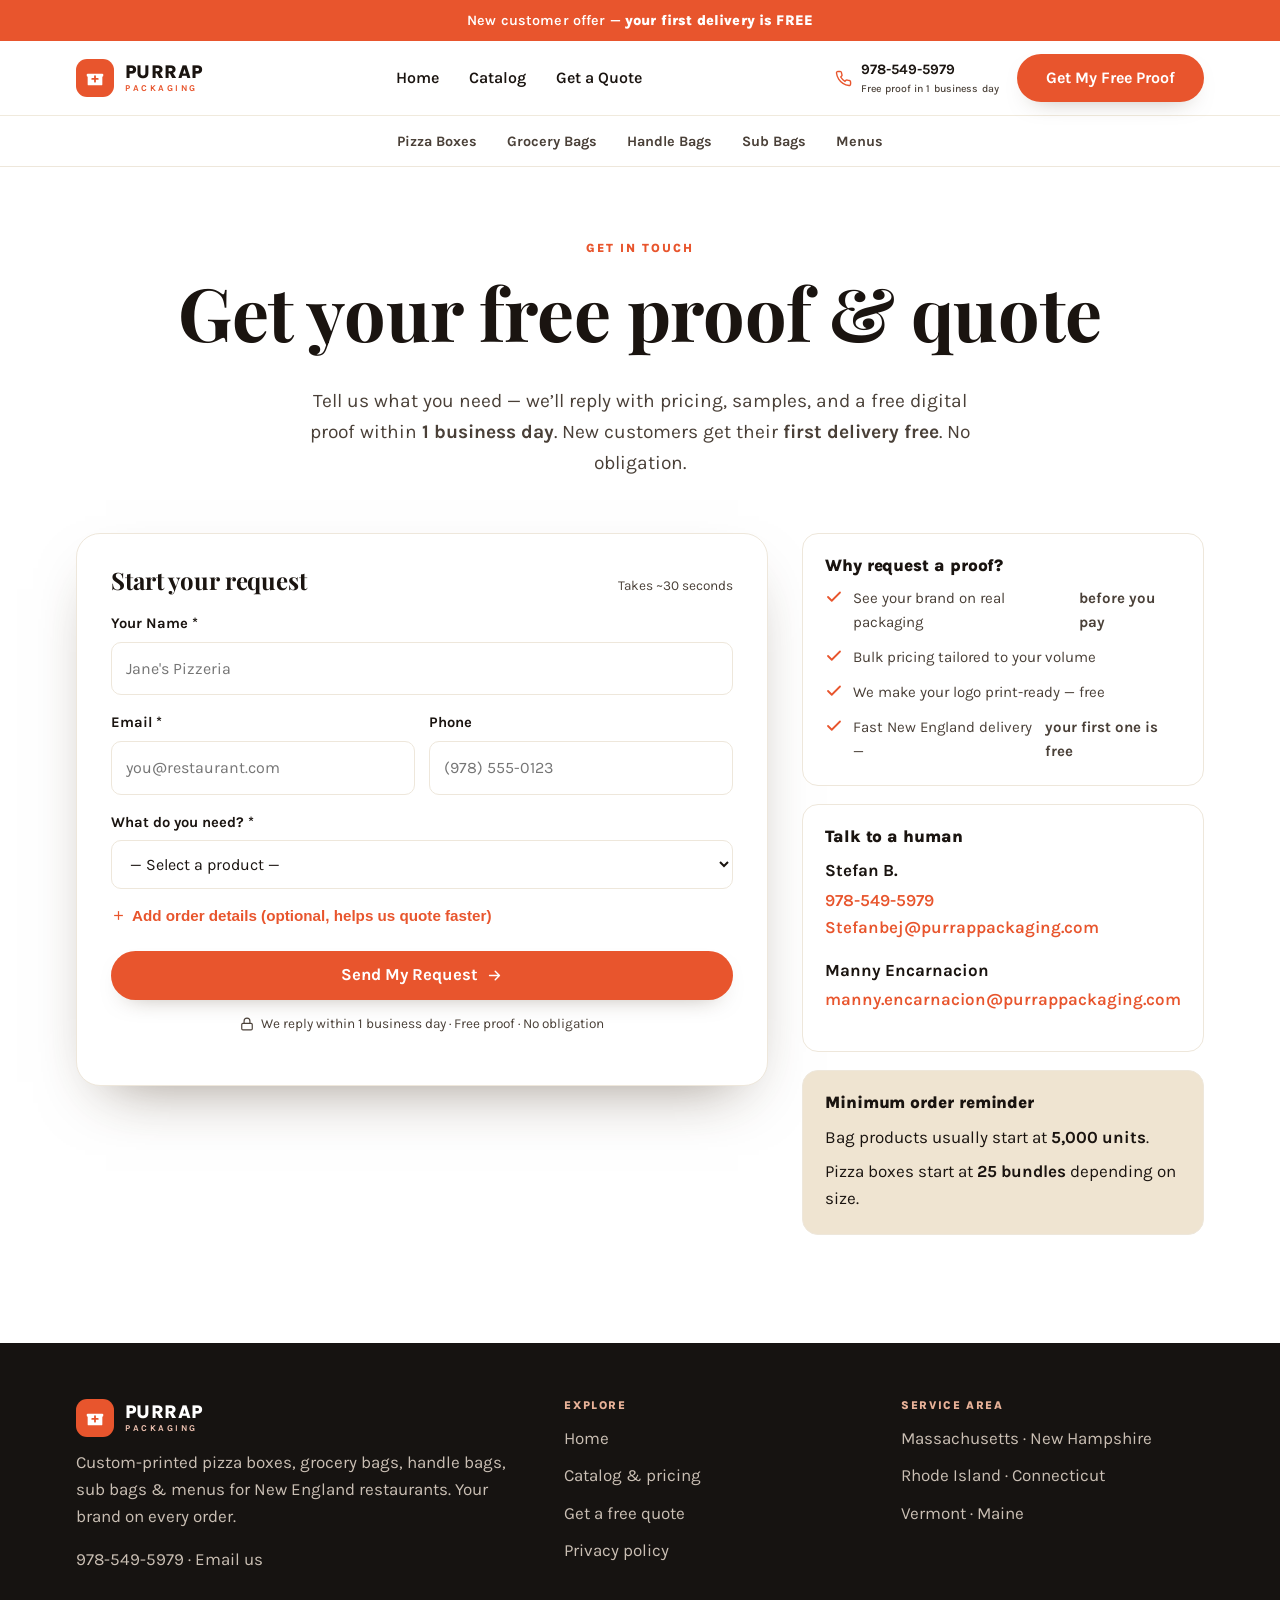
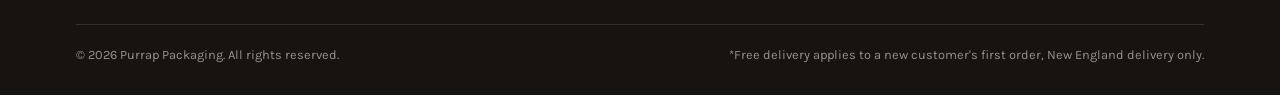
<file: contact.html>
<!DOCTYPE html>
<html lang="en">
<head>
<meta charset="UTF-8">
<meta name="viewport" content="width=device-width, initial-scale=1">
<script>document.documentElement.classList.add('js')</script>
<title>Get a Free Proof & Quote | Purrap Packaging</title>
<meta name="description" content="Request a free digital proof and bulk quote on custom restaurant packaging. We reply within 1 business day. New England delivery, first order free. Call/text 978-549-5979.">
<link rel="canonical" href="https://purrappackaging.com/contact">
<meta property="og:type" content="website">
<meta property="og:title" content="Get a Free Proof & Quote | Purrap Packaging">
<meta property="og:description" content="Request a free digital proof and bulk quote on custom restaurant packaging. We reply within 1 business day. New England delivery, first order free. Call/text 978-549-5979.">
<meta property="og:url" content="https://purrappackaging.com/contact">
<meta property="og:image" content="https://purrappackaging.com/assets/og-image.jpg?v=2">
<meta name="twitter:card" content="summary_large_image">
<meta name="twitter:title" content="Get a Free Proof & Quote | Purrap Packaging">
<meta name="twitter:description" content="Request a free digital proof and bulk quote on custom restaurant packaging. We reply within 1 business day. New England delivery, first order free. Call/text 978-549-5979.">
<meta name="twitter:image" content="https://purrappackaging.com/assets/og-image.jpg?v=2">
<link rel="icon" type="image/svg+xml" href="/assets/favicon.svg">
<link rel="preconnect" href="https://fonts.googleapis.com">
<link rel="preconnect" href="https://fonts.gstatic.com" crossorigin>
<link href="https://fonts.googleapis.com/css2?family=Karla:wght@400;500;600;700;800&family=Playfair+Display:wght@500;600;700&display=swap" rel="stylesheet">
<link rel="stylesheet" href="/styles.css">
<script type="application/ld+json">
{"@context":"https://schema.org","@type":"ContactPage","name":"Get a Free Proof & Quote | Purrap Packaging","url":"https://purrappackaging.com/contact"}
</script>
</head>
<body>
<a href="#main" class="skip">Skip to content</a>
<div class="announce">New customer offer &mdash; <b>your first delivery is FREE</b></div>
<header class="site">
  <div class="wrap nav">
    <a class="brand" href="/"><span class="mark"><svg viewBox="0 0 24 24"><path d="M21 8a1 1 0 0 0-.92-.61H3.92A1 1 0 0 0 3 8v1.49a1 1 0 0 0 .55.89L4 10.62V19a1 1 0 0 0 1 1h14a1 1 0 0 0 1-1v-8.38l.45-.24A1 1 0 0 0 21 9.5ZM15 14h-2v2a1 1 0 0 1-2 0v-2H9a1 1 0 0 1 0-2h2v-2a1 1 0 0 1 2 0v2h2a1 1 0 0 1 0 2Z"/></svg></span><span class="wm">PURRAP<small>PACKAGING</small></span></a>
    <nav class="nav-mid" id="nav" aria-label="Primary">
      <a href="/">Home</a><a href="/catalog">Catalog</a><a href="/contact">Get a Quote</a>
    </nav>
    <div class="nav-right">
      <a class="nav-phone" href="tel:9785495979"><svg viewBox="0 0 24 24"><path d="M22 16.92v3a2 2 0 0 1-2.18 2 19.79 19.79 0 0 1-8.63-3.07 19.5 19.5 0 0 1-6-6 19.79 19.79 0 0 1-3.07-8.67A2 2 0 0 1 4.11 2h3a2 2 0 0 1 2 1.72c.13.96.36 1.9.7 2.81a2 2 0 0 1-.45 2.11L8.09 9.91a16 16 0 0 0 6 6l1.27-1.27a2 2 0 0 1 2.11-.45c.91.34 1.85.57 2.81.7A2 2 0 0 1 22 16.92z"/></svg><span class="txt"><strong>978-549-5979</strong><small>Free proof in 1 business day</small></span></a>
      <a class="btn btn-primary" href="/contact">Get My Free Proof</a>
      <button class="menu-toggle" aria-label="Menu" aria-expanded="false">&#9776;</button>
    </div>
  </div>
  <div class="catstrip"><div class="wrap">
    <a href="/catalog#pizza">Pizza Boxes</a><a href="/catalog#grocery">Grocery Bags</a><a href="/catalog#handle">Handle Bags</a><a href="/catalog#sub">Sub Bags</a><a href="/catalog#menus">Menus</a>
  </div></div>
</header>
<main id="main">
  <section class="pagehero" style="text-align:center"><div class="wrap">
    <p class="eyebrow">Get in touch</p>
    <h1>Get your free proof &amp; quote</h1>
    <p class="lead" style="margin:0 auto">Tell us what you need &mdash; we&rsquo;ll reply with pricing, samples, and a free digital proof within <b>1 business day</b>. New customers get their <b>first delivery free</b>. No obligation.</p>
  </div></section>
  <section style="padding-top:24px"><div class="wrap contact-grid">
    <form class="form-card lead-form" action="/api/lead" method="POST" novalidate aria-label="Request a free quote">
      <input type="hidden" name="_form" value="quote">
      <div class="form-head"><h2>Start your request</h2><span>Takes ~30 seconds</span></div>
      <label for="name">Your Name *</label>
      <input id="name" name="name" type="text" autocomplete="name" required placeholder="Jane's Pizzeria">
      <span class="err">Please enter your name.</span>
      <div class="row">
        <div><label for="email">Email *</label><input id="email" name="email" type="email" inputmode="email" autocomplete="email" required placeholder="you@restaurant.com" spellcheck="false"><span class="err">Enter a valid email.</span></div>
        <div><label for="phone">Phone</label><input id="phone" name="phone" type="tel" inputmode="tel" autocomplete="tel" placeholder="(978) 555-0123"></div>
      </div>
      <label for="product">What do you need? *</label>
      <select id="product" name="product" required>
        <option value="">&mdash; Select a product &mdash;</option>
        <option>Pizza Boxes</option><option>Brown Grocery Bags</option><option>Handle Bags</option>
        <option>Sub Bags</option><option>Tri-Fold Menus</option><option>Multiple Products</option>
        <option>Not sure &mdash; help me decide</option>
      </select>
      <span class="err">Let us know what you need.</span>
      <button type="button" class="toggle"><svg viewBox="0 0 24 24"><line x1="12" y1="5" x2="12" y2="19"/><line x1="5" y1="12" x2="19" y2="12"/></svg><span>Add order details (optional, helps us quote faster)</span></button>
      <div class="more" id="more">
        <label for="state">Delivery State <small>(we focus on New England)</small></label>
        <select id="state" name="state"><option value="">&mdash; Select delivery state &mdash;</option><option>Massachusetts</option><option>New Hampshire</option><option>Rhode Island</option><option>Connecticut</option><option>Vermont</option><option>Maine</option><option>Outside New England</option></select>
        <label for="quantity">Estimated Quantity</label>
        <input id="quantity" name="quantity" type="text" placeholder="e.g. 5,000 bags or 25 bundles">
        <label for="artwork">Artwork Status</label>
        <select id="artwork" name="artwork"><option value="">&mdash; Select artwork status &mdash;</option><option>I have a logo ready</option><option>I need help with my logo</option><option>I need a full design</option><option>Not sure yet</option></select>
        <label for="message">Anything else?</label>
        <textarea id="message" name="message" rows="3" placeholder="Tell us about your order, deadlines, etc."></textarea>
      </div>
      <button class="btn btn-primary submit" type="submit">Send My Request <svg viewBox="0 0 24 24" fill="none"><path d="M5 12h14M13 6l6 6-6 6" stroke="currentColor" stroke-width="2" stroke-linecap="round" stroke-linejoin="round"/></svg></button>
      <p class="reassure"><svg viewBox="0 0 24 24"><rect x="3" y="11" width="18" height="11" rx="2"/><path d="M7 11V7a5 5 0 0 1 10 0v4"/></svg> We reply within 1 business day &middot; Free proof &middot; No obligation</p>
    </form>
    <aside class="aside">
      <div class="box"><h3>Why request a proof?</h3><ul class="why">
        <li><svg viewBox="0 0 24 24" fill="none" stroke="currentColor" stroke-width="2.4" stroke-linecap="round" stroke-linejoin="round"><polyline points="20 6 9 17 4 12"/></svg> See your brand on real packaging <b>before you pay</b></li>
        <li><svg viewBox="0 0 24 24" fill="none" stroke="currentColor" stroke-width="2.4" stroke-linecap="round" stroke-linejoin="round"><polyline points="20 6 9 17 4 12"/></svg> Bulk pricing tailored to your volume</li>
        <li><svg viewBox="0 0 24 24" fill="none" stroke="currentColor" stroke-width="2.4" stroke-linecap="round" stroke-linejoin="round"><polyline points="20 6 9 17 4 12"/></svg> We make your logo print-ready &mdash; free</li>
        <li><svg viewBox="0 0 24 24" fill="none" stroke="currentColor" stroke-width="2.4" stroke-linecap="round" stroke-linejoin="round"><polyline points="20 6 9 17 4 12"/></svg> Fast New England delivery &mdash; <b>your first one is free</b></li>
      </ul></div>
      <div class="box"><h3>Talk to a human</h3>
        <p class="who"><b>Stefan B.</b><a href="tel:9785495979">978-549-5979</a><br><a href="mailto:Stefanbej@purrappackaging.com">Stefanbej@purrappackaging.com</a></p>
        <p class="who"><b>Manny Encarnacion</b><a href="mailto:manny.encarnacion@purrappackaging.com">manny.encarnacion@purrappackaging.com</a></p>
      </div>
      <div class="box soft"><h3>Minimum order reminder</h3><p style="margin:0 0 7px">Bag products usually start at <strong>5,000 units</strong>.</p><p style="margin:0">Pizza boxes start at <strong>25 bundles</strong> depending on size.</p></div>
    </aside>
  </div></section>
</main>
<footer class="site-foot">
  <div class="wrap">
    <div class="cols">
      <div>
        <a class="brand" href="/"><span class="mark"><svg viewBox="0 0 24 24"><path d="M21 8a1 1 0 0 0-.92-.61H3.92A1 1 0 0 0 3 8v1.49a1 1 0 0 0 .55.89L4 10.62V19a1 1 0 0 0 1 1h14a1 1 0 0 0 1-1v-8.38l.45-.24A1 1 0 0 0 21 9.5ZM15 14h-2v2a1 1 0 0 1-2 0v-2H9a1 1 0 0 1 0-2h2v-2a1 1 0 0 1 2 0v2h2a1 1 0 0 1 0 2Z"/></svg></span><span class="wm">PURRAP<small>PACKAGING</small></span></a>
        <p>Custom-printed pizza boxes, grocery bags, handle bags, sub bags &amp; menus for New England restaurants. Your brand on every order.</p>
        <p><a href="tel:9785495979">978-549-5979</a> &middot; <a href="mailto:manny.encarnacion@purrappackaging.com">Email us</a></p>
      </div>
      <div><h4>Explore</h4><ul>
        <li><a href="/">Home</a></li><li><a href="/catalog">Catalog &amp; pricing</a></li>
        <li><a href="/contact">Get a free quote</a></li><li><a href="/privacy">Privacy policy</a></li>
      </ul></div>
      <div><h4>Service area</h4><ul>
        <li>Massachusetts &middot; New Hampshire</li><li>Rhode Island &middot; Connecticut</li><li>Vermont &middot; Maine</li>
      </ul></div>
    </div>
    <div class="foot-fine">
      <span>&copy; <span id="yr">2026</span> Purrap Packaging. All rights reserved.</span>
      <span>*Free delivery applies to a new customer's first order, New England delivery only.</span>
    </div>
  </div>
</footer>
<div class="mcta"><a class="btn call" href="tel:9785495979">Call/Text</a><a class="btn btn-primary" href="/contact">Get My Free Proof</a></div><script src="/site.js" defer></script>
</body>
</html>
</file>
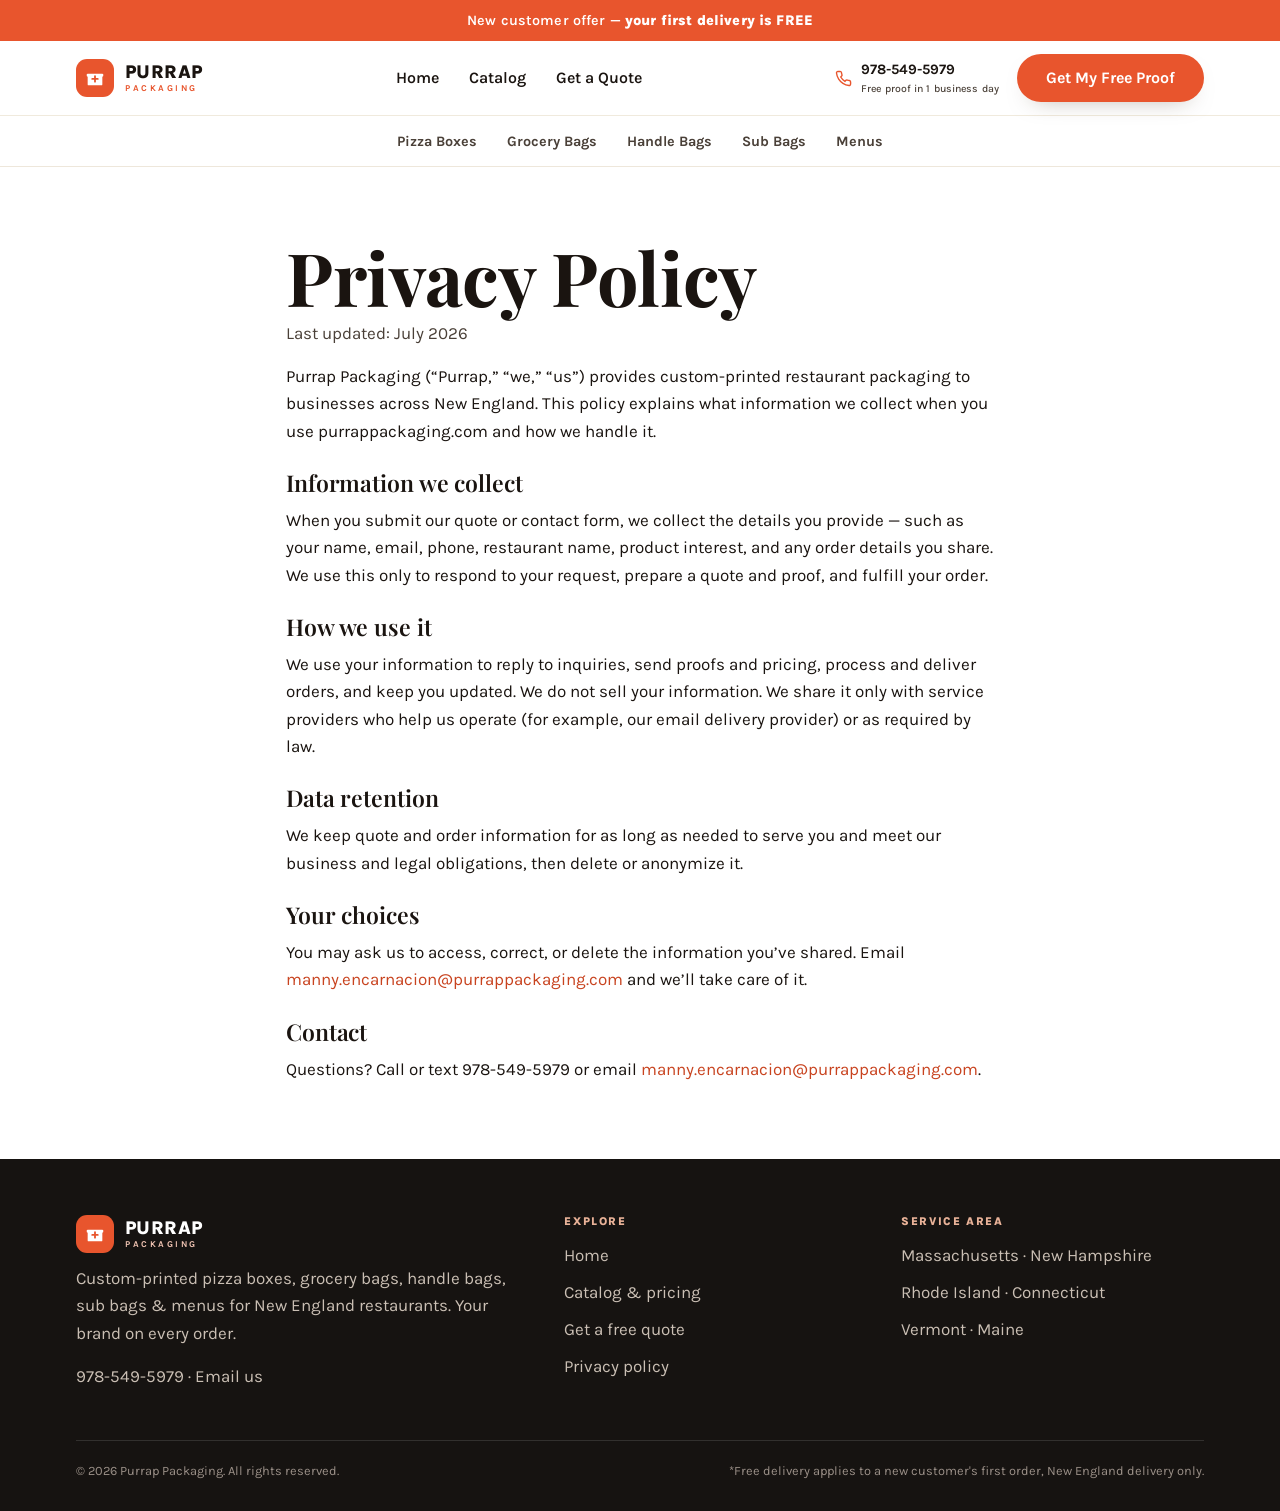
<file: privacy.html>
<!DOCTYPE html>
<html lang="en">
<head>
<meta charset="UTF-8">
<meta name="viewport" content="width=device-width, initial-scale=1">
<script>document.documentElement.classList.add('js')</script>
<title>Privacy Policy | Purrap Packaging</title>
<meta name="description" content="How Purrap Packaging collects and uses information submitted through purrappackaging.com.">
<link rel="canonical" href="https://purrappackaging.com/privacy">
<meta property="og:type" content="website">
<meta property="og:title" content="Privacy Policy | Purrap Packaging">
<meta property="og:description" content="How Purrap Packaging collects and uses information submitted through purrappackaging.com.">
<meta property="og:url" content="https://purrappackaging.com/privacy">
<meta property="og:image" content="https://purrappackaging.com/assets/og-image.jpg?v=2">
<meta name="twitter:card" content="summary_large_image">
<meta name="twitter:title" content="Privacy Policy | Purrap Packaging">
<meta name="twitter:description" content="How Purrap Packaging collects and uses information submitted through purrappackaging.com.">
<meta name="twitter:image" content="https://purrappackaging.com/assets/og-image.jpg?v=2">
<link rel="icon" type="image/svg+xml" href="/assets/favicon.svg">
<link rel="preconnect" href="https://fonts.googleapis.com">
<link rel="preconnect" href="https://fonts.gstatic.com" crossorigin>
<link href="https://fonts.googleapis.com/css2?family=Karla:wght@400;500;600;700;800&family=Playfair+Display:wght@500;600;700&display=swap" rel="stylesheet">
<link rel="stylesheet" href="/styles.css">
</head>
<body>
<a href="#main" class="skip">Skip to content</a>
<div class="announce">New customer offer &mdash; <b>your first delivery is FREE</b></div>
<header class="site">
  <div class="wrap nav">
    <a class="brand" href="/"><span class="mark"><svg viewBox="0 0 24 24"><path d="M21 8a1 1 0 0 0-.92-.61H3.92A1 1 0 0 0 3 8v1.49a1 1 0 0 0 .55.89L4 10.62V19a1 1 0 0 0 1 1h14a1 1 0 0 0 1-1v-8.38l.45-.24A1 1 0 0 0 21 9.5ZM15 14h-2v2a1 1 0 0 1-2 0v-2H9a1 1 0 0 1 0-2h2v-2a1 1 0 0 1 2 0v2h2a1 1 0 0 1 0 2Z"/></svg></span><span class="wm">PURRAP<small>PACKAGING</small></span></a>
    <nav class="nav-mid" id="nav" aria-label="Primary">
      <a href="/">Home</a><a href="/catalog">Catalog</a><a href="/contact">Get a Quote</a>
    </nav>
    <div class="nav-right">
      <a class="nav-phone" href="tel:9785495979"><svg viewBox="0 0 24 24"><path d="M22 16.92v3a2 2 0 0 1-2.18 2 19.79 19.79 0 0 1-8.63-3.07 19.5 19.5 0 0 1-6-6 19.79 19.79 0 0 1-3.07-8.67A2 2 0 0 1 4.11 2h3a2 2 0 0 1 2 1.72c.13.96.36 1.9.7 2.81a2 2 0 0 1-.45 2.11L8.09 9.91a16 16 0 0 0 6 6l1.27-1.27a2 2 0 0 1 2.11-.45c.91.34 1.85.57 2.81.7A2 2 0 0 1 22 16.92z"/></svg><span class="txt"><strong>978-549-5979</strong><small>Free proof in 1 business day</small></span></a>
      <a class="btn btn-primary" href="/contact">Get My Free Proof</a>
      <button class="menu-toggle" aria-label="Menu" aria-expanded="false">&#9776;</button>
    </div>
  </div>
  <div class="catstrip"><div class="wrap">
    <a href="/catalog#pizza">Pizza Boxes</a><a href="/catalog#grocery">Grocery Bags</a><a href="/catalog#handle">Handle Bags</a><a href="/catalog#sub">Sub Bags</a><a href="/catalog#menus">Menus</a>
  </div></div>
</header>
<main id="main"><section class="pagehero" style="padding-bottom:60px"><div class="wrap" style="max-width:760px">
  <h1 style="margin-bottom:6px">Privacy Policy</h1><p style="color:var(--ink-2)">Last updated: July 2026</p>
  <p>Purrap Packaging (&ldquo;Purrap,&rdquo; &ldquo;we,&rdquo; &ldquo;us&rdquo;) provides custom-printed restaurant packaging to businesses across New England. This policy explains what information we collect when you use purrappackaging.com and how we handle it.</p>
  <h3 style="margin-top:26px">Information we collect</h3><p>When you submit our quote or contact form, we collect the details you provide &mdash; such as your name, email, phone, restaurant name, product interest, and any order details you share. We use this only to respond to your request, prepare a quote and proof, and fulfill your order.</p>
  <h3 style="margin-top:26px">How we use it</h3><p>We use your information to reply to inquiries, send proofs and pricing, process and deliver orders, and keep you updated. We do not sell your information. We share it only with service providers who help us operate (for example, our email delivery provider) or as required by law.</p>
  <h3 style="margin-top:26px">Data retention</h3><p>We keep quote and order information for as long as needed to serve you and meet our business and legal obligations, then delete or anonymize it.</p>
  <h3 style="margin-top:26px">Your choices</h3><p>You may ask us to access, correct, or delete the information you&rsquo;ve shared. Email <a href="mailto:manny.encarnacion@purrappackaging.com">manny.encarnacion@purrappackaging.com</a> and we&rsquo;ll take care of it.</p>
  <h3 style="margin-top:26px">Contact</h3><p>Questions? Call or text 978-549-5979 or email <a href="mailto:manny.encarnacion@purrappackaging.com">manny.encarnacion@purrappackaging.com</a>.</p>
</div></section></main><footer class="site-foot">
  <div class="wrap">
    <div class="cols">
      <div>
        <a class="brand" href="/"><span class="mark"><svg viewBox="0 0 24 24"><path d="M21 8a1 1 0 0 0-.92-.61H3.92A1 1 0 0 0 3 8v1.49a1 1 0 0 0 .55.89L4 10.62V19a1 1 0 0 0 1 1h14a1 1 0 0 0 1-1v-8.38l.45-.24A1 1 0 0 0 21 9.5ZM15 14h-2v2a1 1 0 0 1-2 0v-2H9a1 1 0 0 1 0-2h2v-2a1 1 0 0 1 2 0v2h2a1 1 0 0 1 0 2Z"/></svg></span><span class="wm">PURRAP<small>PACKAGING</small></span></a>
        <p>Custom-printed pizza boxes, grocery bags, handle bags, sub bags &amp; menus for New England restaurants. Your brand on every order.</p>
        <p><a href="tel:9785495979">978-549-5979</a> &middot; <a href="mailto:manny.encarnacion@purrappackaging.com">Email us</a></p>
      </div>
      <div><h4>Explore</h4><ul>
        <li><a href="/">Home</a></li><li><a href="/catalog">Catalog &amp; pricing</a></li>
        <li><a href="/contact">Get a free quote</a></li><li><a href="/privacy">Privacy policy</a></li>
      </ul></div>
      <div><h4>Service area</h4><ul>
        <li>Massachusetts &middot; New Hampshire</li><li>Rhode Island &middot; Connecticut</li><li>Vermont &middot; Maine</li>
      </ul></div>
    </div>
    <div class="foot-fine">
      <span>&copy; <span id="yr">2026</span> Purrap Packaging. All rights reserved.</span>
      <span>*Free delivery applies to a new customer's first order, New England delivery only.</span>
    </div>
  </div>
</footer>
<script src="/site.js" defer></script>
</body>
</html>
</file>
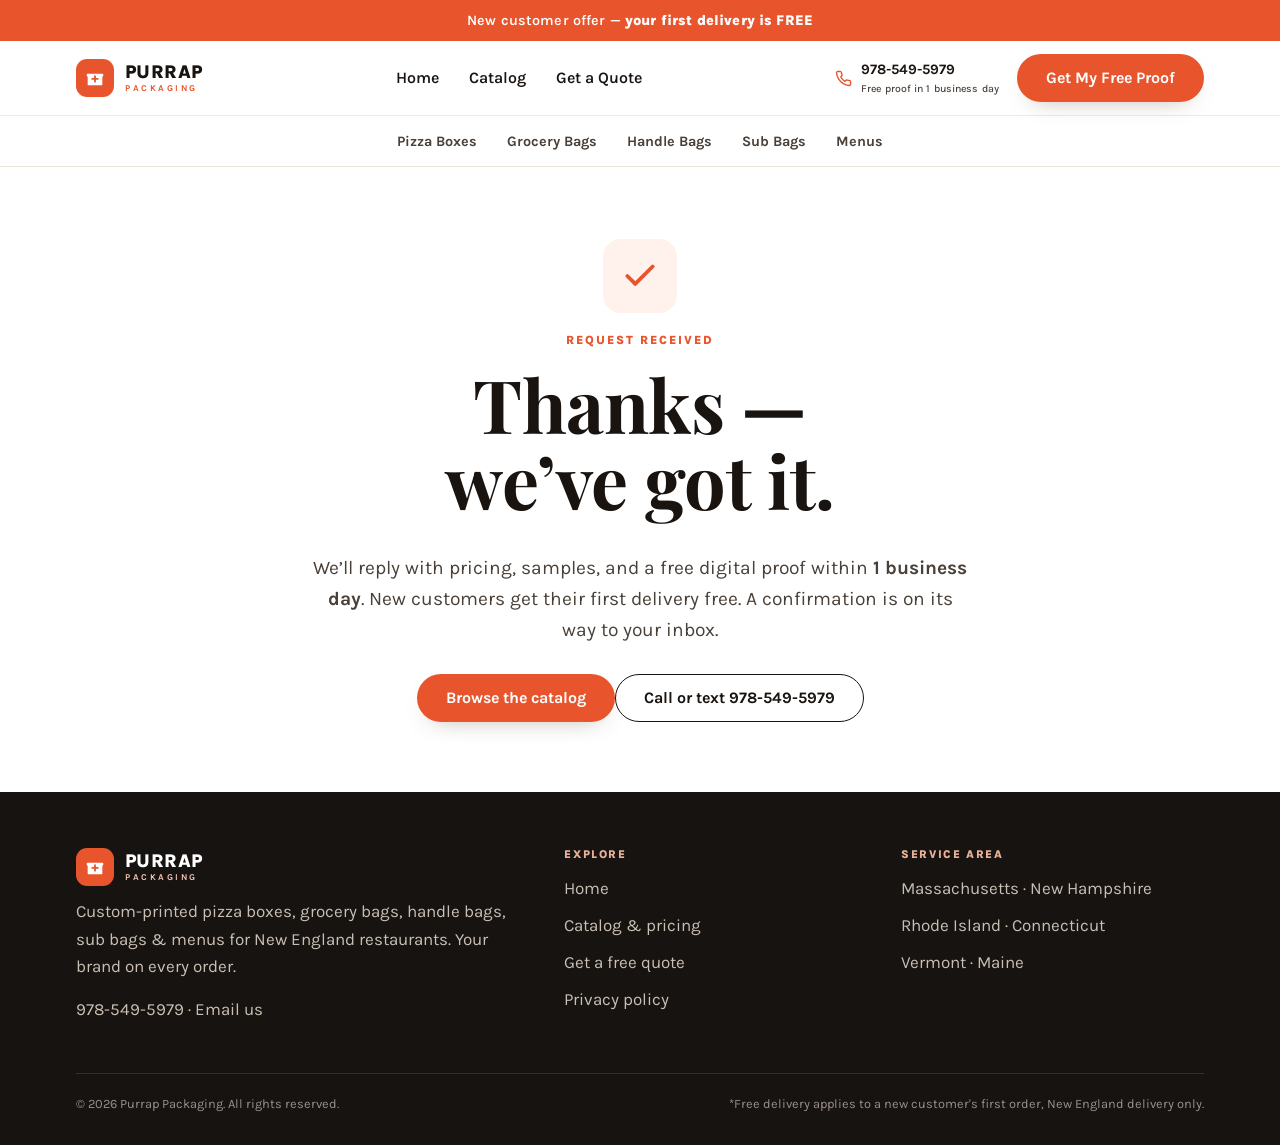
<file: thank-you.html>
<!DOCTYPE html>
<html lang="en">
<head>
<meta charset="UTF-8">
<meta name="viewport" content="width=device-width, initial-scale=1">
<script>document.documentElement.classList.add('js')</script>
<title>Thanks — we got your request | Purrap Packaging</title>
<meta name="description" content="Your request was received. We reply with a free proof and pricing within 1 business day.">
<link rel="canonical" href="https://purrappackaging.com/thank-you">
<meta name="robots" content="noindex">
<meta property="og:type" content="website">
<meta property="og:title" content="Thanks — we got your request | Purrap Packaging">
<meta property="og:description" content="Your request was received. We reply with a free proof and pricing within 1 business day.">
<meta property="og:url" content="https://purrappackaging.com/thank-you">
<meta property="og:image" content="https://purrappackaging.com/assets/og-image.jpg?v=2">
<meta name="twitter:card" content="summary_large_image">
<meta name="twitter:title" content="Thanks — we got your request | Purrap Packaging">
<meta name="twitter:description" content="Your request was received. We reply with a free proof and pricing within 1 business day.">
<meta name="twitter:image" content="https://purrappackaging.com/assets/og-image.jpg?v=2">
<link rel="icon" type="image/svg+xml" href="/assets/favicon.svg">
<link rel="preconnect" href="https://fonts.googleapis.com">
<link rel="preconnect" href="https://fonts.gstatic.com" crossorigin>
<link href="https://fonts.googleapis.com/css2?family=Karla:wght@400;500;600;700;800&family=Playfair+Display:wght@500;600;700&display=swap" rel="stylesheet">
<link rel="stylesheet" href="/styles.css">
</head>
<body>
<a href="#main" class="skip">Skip to content</a>
<div class="announce">New customer offer &mdash; <b>your first delivery is FREE</b></div>
<header class="site">
  <div class="wrap nav">
    <a class="brand" href="/"><span class="mark"><svg viewBox="0 0 24 24"><path d="M21 8a1 1 0 0 0-.92-.61H3.92A1 1 0 0 0 3 8v1.49a1 1 0 0 0 .55.89L4 10.62V19a1 1 0 0 0 1 1h14a1 1 0 0 0 1-1v-8.38l.45-.24A1 1 0 0 0 21 9.5ZM15 14h-2v2a1 1 0 0 1-2 0v-2H9a1 1 0 0 1 0-2h2v-2a1 1 0 0 1 2 0v2h2a1 1 0 0 1 0 2Z"/></svg></span><span class="wm">PURRAP<small>PACKAGING</small></span></a>
    <nav class="nav-mid" id="nav" aria-label="Primary">
      <a href="/">Home</a><a href="/catalog">Catalog</a><a href="/contact">Get a Quote</a>
    </nav>
    <div class="nav-right">
      <a class="nav-phone" href="tel:9785495979"><svg viewBox="0 0 24 24"><path d="M22 16.92v3a2 2 0 0 1-2.18 2 19.79 19.79 0 0 1-8.63-3.07 19.5 19.5 0 0 1-6-6 19.79 19.79 0 0 1-3.07-8.67A2 2 0 0 1 4.11 2h3a2 2 0 0 1 2 1.72c.13.96.36 1.9.7 2.81a2 2 0 0 1-.45 2.11L8.09 9.91a16 16 0 0 0 6 6l1.27-1.27a2 2 0 0 1 2.11-.45c.91.34 1.85.57 2.81.7A2 2 0 0 1 22 16.92z"/></svg><span class="txt"><strong>978-549-5979</strong><small>Free proof in 1 business day</small></span></a>
      <a class="btn btn-primary" href="/contact">Get My Free Proof</a>
      <button class="menu-toggle" aria-label="Menu" aria-expanded="false">&#9776;</button>
    </div>
  </div>
  <div class="catstrip"><div class="wrap">
    <a href="/catalog#pizza">Pizza Boxes</a><a href="/catalog#grocery">Grocery Bags</a><a href="/catalog#handle">Handle Bags</a><a href="/catalog#sub">Sub Bags</a><a href="/catalog#menus">Menus</a>
  </div></div>
</header>
<main id="main"><section class="pagehero" style="text-align:center;padding-bottom:70px"><div class="wrap" style="max-width:720px">
  <div style="width:74px;height:74px;border-radius:18px;background:var(--accent-soft);display:grid;place-items:center;margin:0 auto 18px"><svg viewBox="0 0 24 24" width="38" height="38" fill="none" stroke="#e8552d" stroke-width="2.4" stroke-linecap="round" stroke-linejoin="round"><polyline points="20 6 9 17 4 12"/></svg></div>
  <p class="eyebrow">Request received</p><h1>Thanks &mdash; we&rsquo;ve got it.</h1>
  <p class="lead" style="margin:0 auto 1.8rem">We&rsquo;ll reply with pricing, samples, and a free digital proof within <b>1 business day</b>. New customers get their first delivery free. A confirmation is on its way to your inbox.</p>
  <div class="actions" style="justify-content:center"><a class="btn btn-primary" href="/catalog">Browse the catalog</a><a class="btn btn-ghost" href="tel:9785495979">Call or text 978-549-5979</a></div>
</div></section></main><footer class="site-foot">
  <div class="wrap">
    <div class="cols">
      <div>
        <a class="brand" href="/"><span class="mark"><svg viewBox="0 0 24 24"><path d="M21 8a1 1 0 0 0-.92-.61H3.92A1 1 0 0 0 3 8v1.49a1 1 0 0 0 .55.89L4 10.62V19a1 1 0 0 0 1 1h14a1 1 0 0 0 1-1v-8.38l.45-.24A1 1 0 0 0 21 9.5ZM15 14h-2v2a1 1 0 0 1-2 0v-2H9a1 1 0 0 1 0-2h2v-2a1 1 0 0 1 2 0v2h2a1 1 0 0 1 0 2Z"/></svg></span><span class="wm">PURRAP<small>PACKAGING</small></span></a>
        <p>Custom-printed pizza boxes, grocery bags, handle bags, sub bags &amp; menus for New England restaurants. Your brand on every order.</p>
        <p><a href="tel:9785495979">978-549-5979</a> &middot; <a href="mailto:manny.encarnacion@purrappackaging.com">Email us</a></p>
      </div>
      <div><h4>Explore</h4><ul>
        <li><a href="/">Home</a></li><li><a href="/catalog">Catalog &amp; pricing</a></li>
        <li><a href="/contact">Get a free quote</a></li><li><a href="/privacy">Privacy policy</a></li>
      </ul></div>
      <div><h4>Service area</h4><ul>
        <li>Massachusetts &middot; New Hampshire</li><li>Rhode Island &middot; Connecticut</li><li>Vermont &middot; Maine</li>
      </ul></div>
    </div>
    <div class="foot-fine">
      <span>&copy; <span id="yr">2026</span> Purrap Packaging. All rights reserved.</span>
      <span>*Free delivery applies to a new customer's first order, New England delivery only.</span>
    </div>
  </div>
</footer>
<script src="/site.js" defer></script>
</body>
</html>
</file>
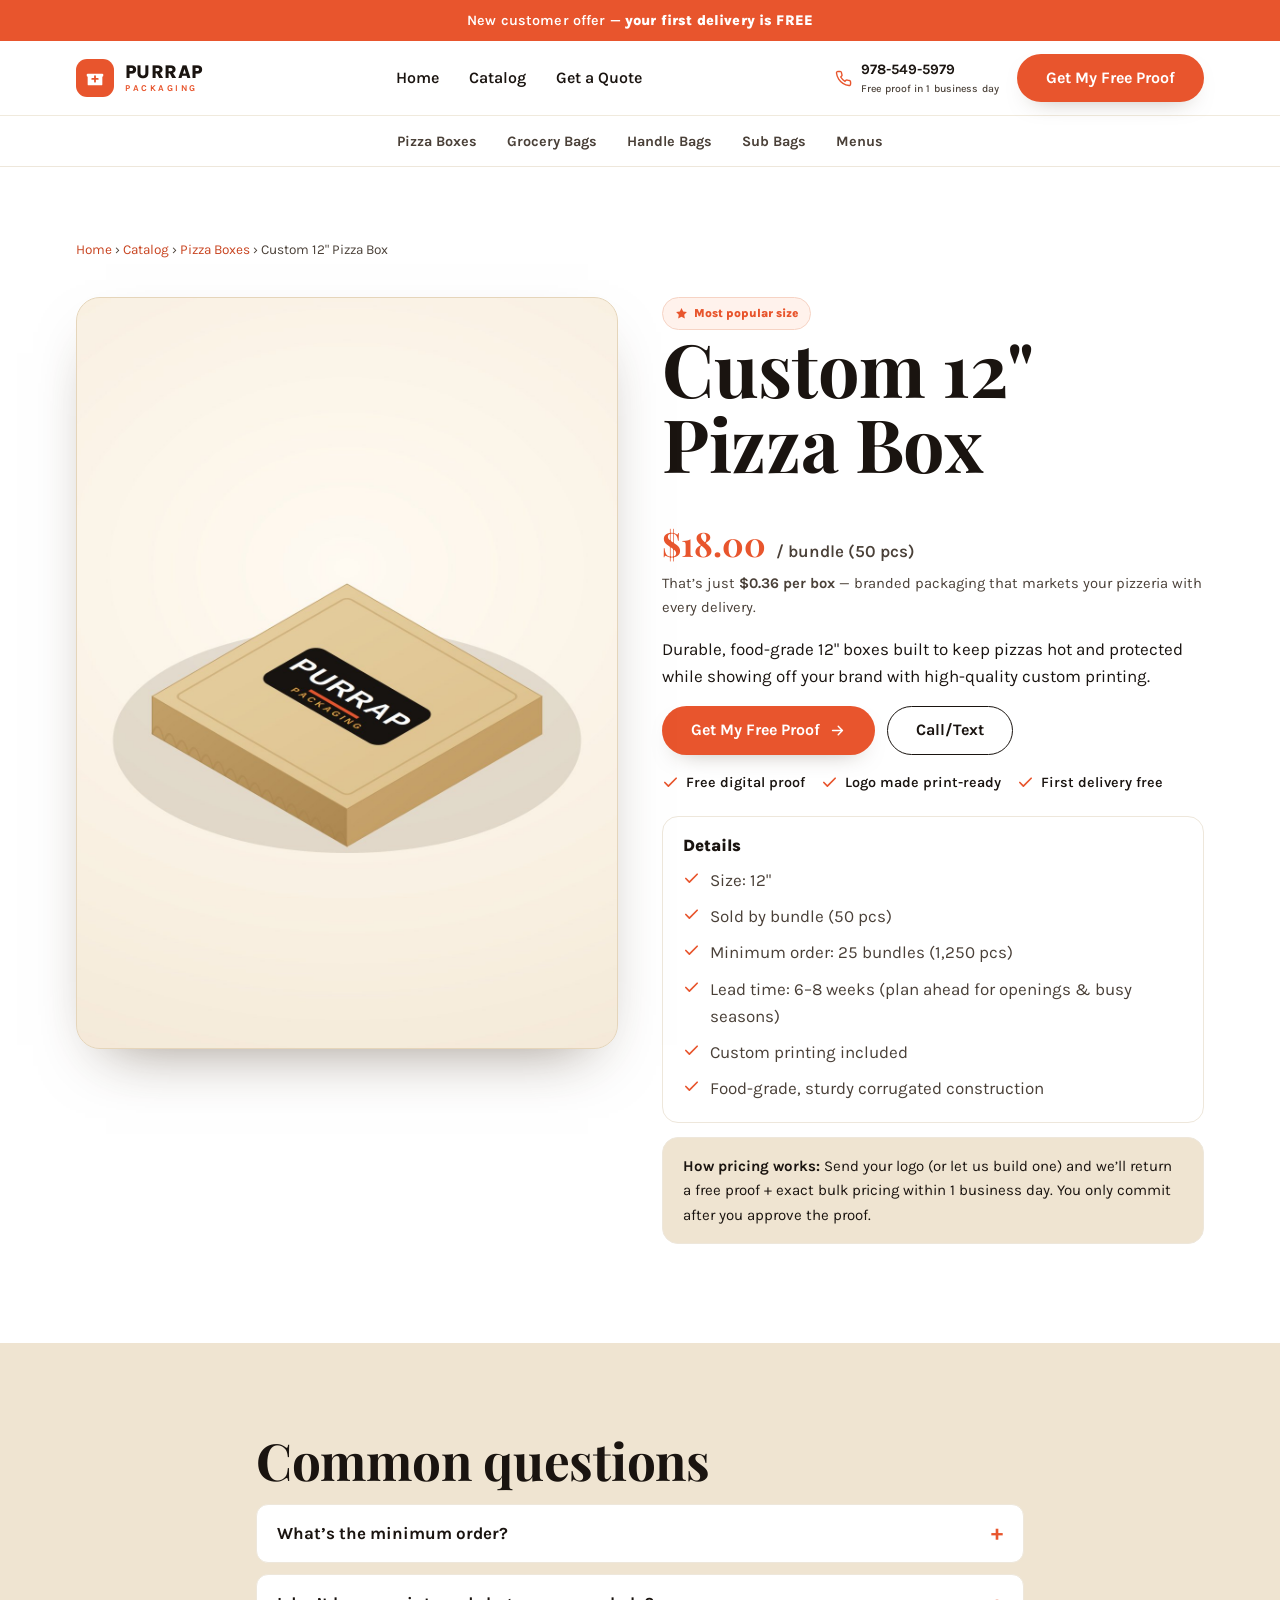
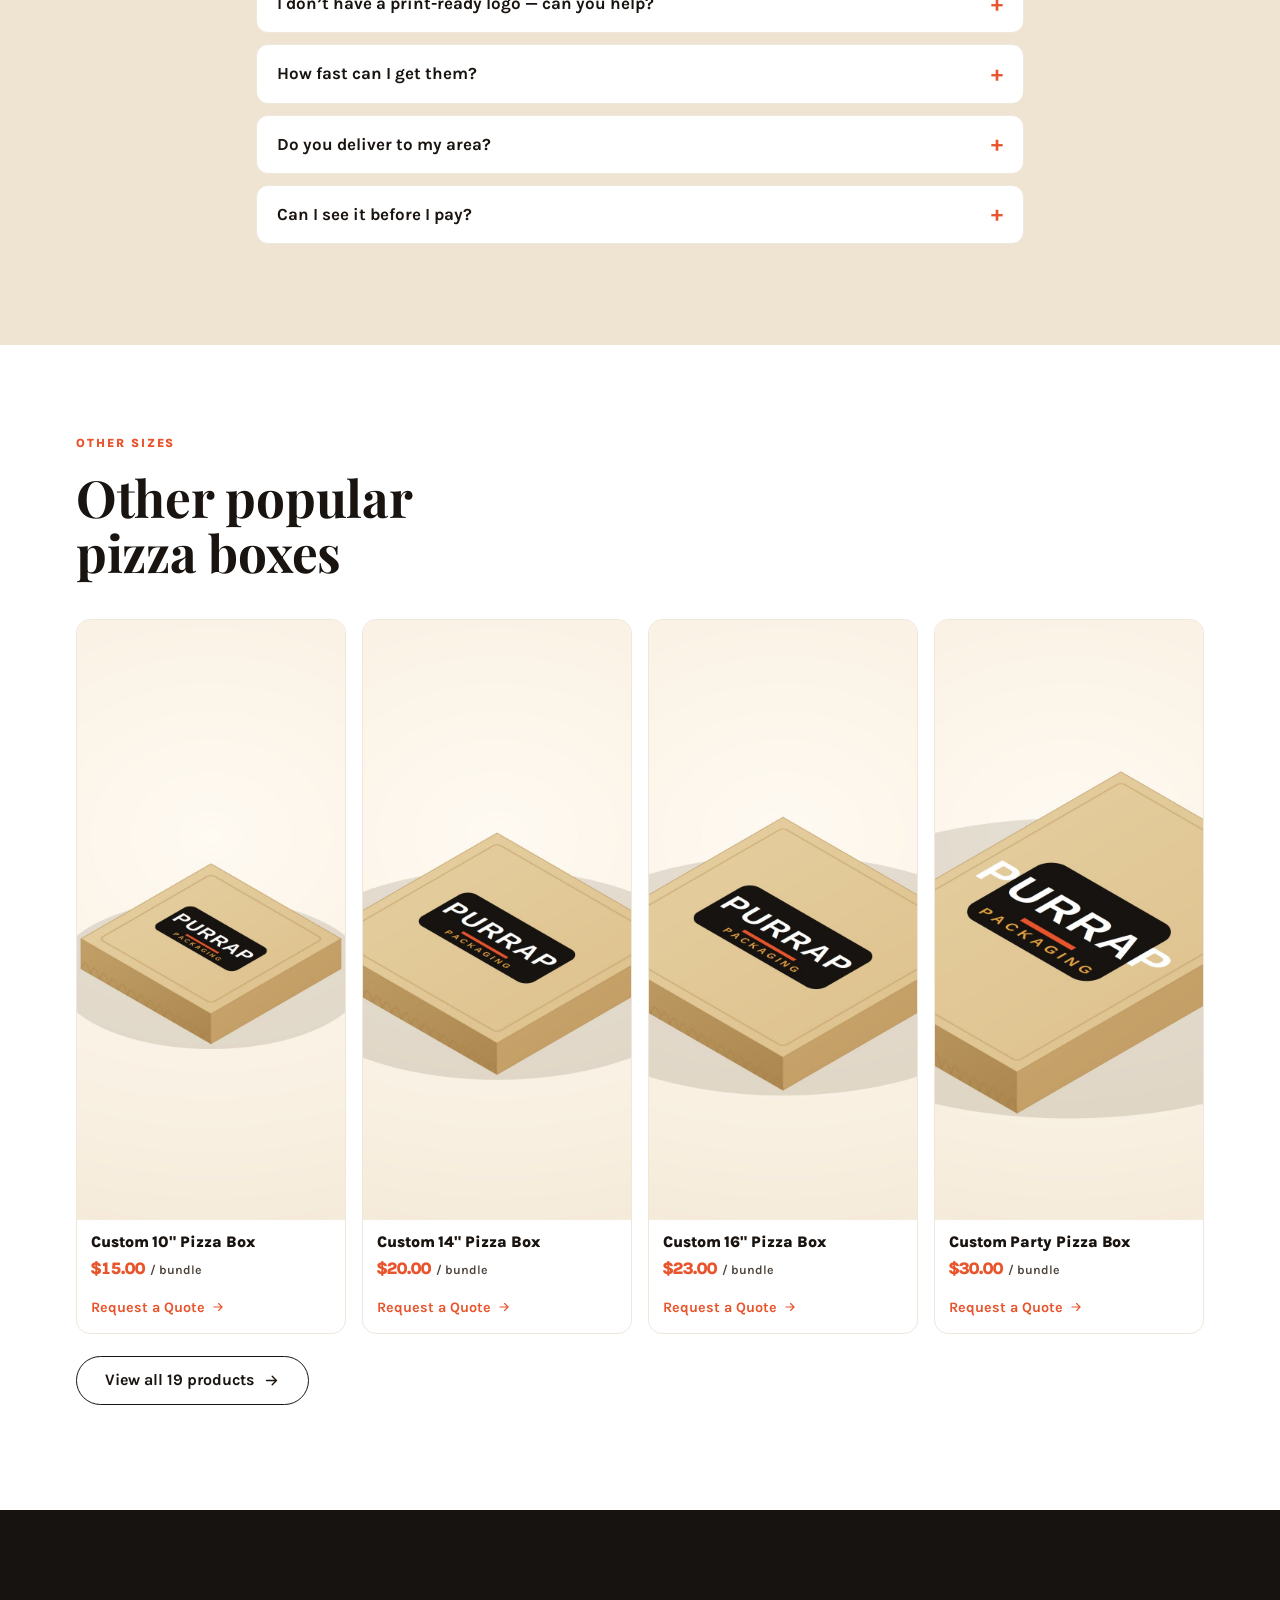
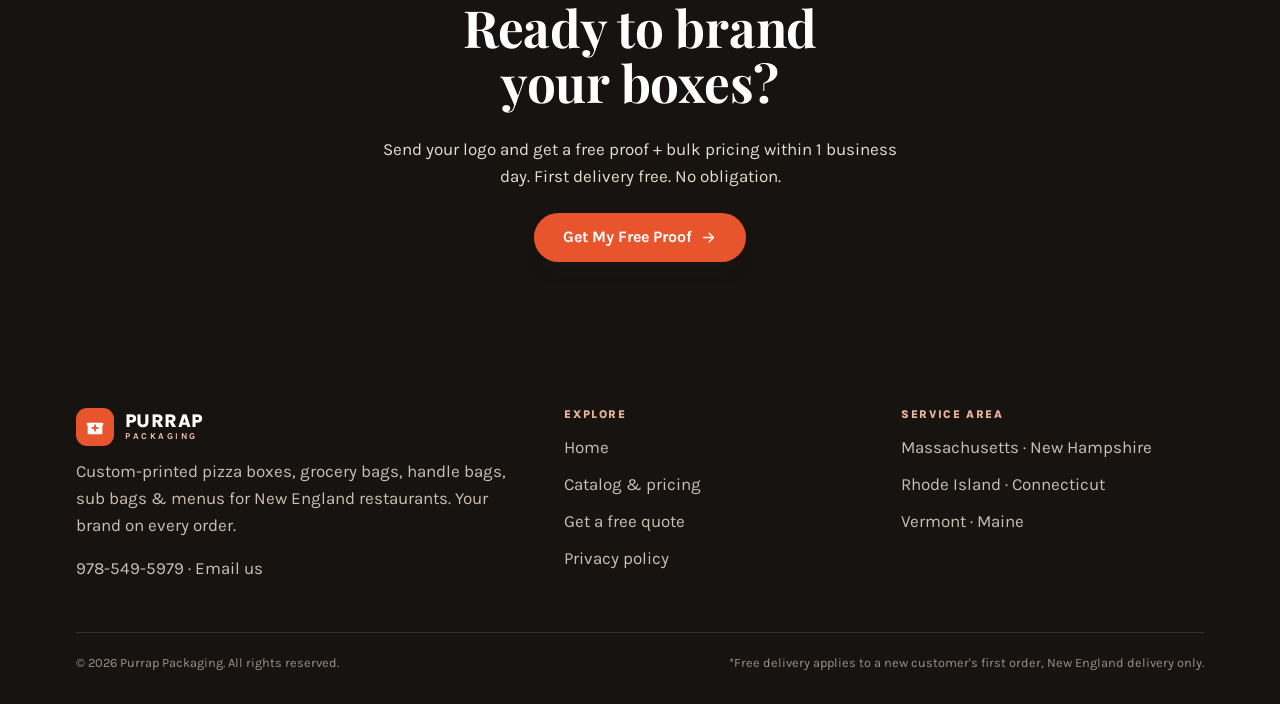
<file: products/custom-12-pizza-box.html>
<!DOCTYPE html>
<html lang="en">
<head>
<meta charset="UTF-8">
<meta name="viewport" content="width=device-width, initial-scale=1">
<script>document.documentElement.classList.add('js')</script>
<title>Custom 12" Pizza Box — Bulk Custom Printing | Purrap Packaging</title>
<meta name="description" content="Custom-printed 12-inch pizza boxes for New England pizzerias — $18/bundle of 50. Food-grade corrugated build, free digital proof, first delivery free. Request a quote.">
<link rel="canonical" href="https://purrappackaging.com/products/custom-12-pizza-box">
<meta property="og:type" content="website">
<meta property="og:title" content="Custom 12" Pizza Box — Bulk Custom Printing | Purrap Packaging">
<meta property="og:description" content="Custom-printed 12-inch pizza boxes for New England pizzerias — $18/bundle of 50. Food-grade corrugated build, free digital proof, first delivery free. Request a quote.">
<meta property="og:url" content="https://purrappackaging.com/products/custom-12-pizza-box">
<meta property="og:image" content="https://purrappackaging.com/assets/og-image.jpg?v=2">
<meta name="twitter:card" content="summary_large_image">
<meta name="twitter:title" content="Custom 12" Pizza Box — Bulk Custom Printing | Purrap Packaging">
<meta name="twitter:description" content="Custom-printed 12-inch pizza boxes for New England pizzerias — $18/bundle of 50. Food-grade corrugated build, free digital proof, first delivery free. Request a quote.">
<meta name="twitter:image" content="https://purrappackaging.com/assets/og-image.jpg?v=2">
<link rel="icon" type="image/svg+xml" href="/assets/favicon.svg">
<link rel="preconnect" href="https://fonts.googleapis.com">
<link rel="preconnect" href="https://fonts.gstatic.com" crossorigin>
<link href="https://fonts.googleapis.com/css2?family=Karla:wght@400;500;600;700;800&family=Playfair+Display:wght@500;600;700&display=swap" rel="stylesheet">
<link rel="stylesheet" href="/styles.css">
<script type="application/ld+json">
{"@context":"https://schema.org","@type":"Product","name":"Custom 12\" Pizza Box","image":"https://purrappackaging.com/assets/products/custom-12-pizza-box.jpg?v=2","description":"Durable, food-grade 12-inch custom-printed pizza boxes for New England pizzerias. Sold by the bundle of 50, minimum 25 bundles. Free digital proof, first delivery free.","brand":{"@type":"Brand","name":"Purrap Packaging"},"offers":{"@type":"Offer","url":"https://purrappackaging.com/products/custom-12-pizza-box","priceCurrency":"USD","price":"18.00","availability":"https://schema.org/InStock","priceValidUntil":"2026-12-31"}}
</script>
</head>
<body>
<a href="#main" class="skip">Skip to content</a>
<div class="announce">New customer offer &mdash; <b>your first delivery is FREE</b></div>
<header class="site">
  <div class="wrap nav">
    <a class="brand" href="/"><span class="mark"><svg viewBox="0 0 24 24"><path d="M21 8a1 1 0 0 0-.92-.61H3.92A1 1 0 0 0 3 8v1.49a1 1 0 0 0 .55.89L4 10.62V19a1 1 0 0 0 1 1h14a1 1 0 0 0 1-1v-8.38l.45-.24A1 1 0 0 0 21 9.5ZM15 14h-2v2a1 1 0 0 1-2 0v-2H9a1 1 0 0 1 0-2h2v-2a1 1 0 0 1 2 0v2h2a1 1 0 0 1 0 2Z"/></svg></span><span class="wm">PURRAP<small>PACKAGING</small></span></a>
    <nav class="nav-mid" id="nav" aria-label="Primary">
      <a href="/">Home</a><a href="/catalog">Catalog</a><a href="/contact">Get a Quote</a>
    </nav>
    <div class="nav-right">
      <a class="nav-phone" href="tel:9785495979"><svg viewBox="0 0 24 24"><path d="M22 16.92v3a2 2 0 0 1-2.18 2 19.79 19.79 0 0 1-8.63-3.07 19.5 19.5 0 0 1-6-6 19.79 19.79 0 0 1-3.07-8.67A2 2 0 0 1 4.11 2h3a2 2 0 0 1 2 1.72c.13.96.36 1.9.7 2.81a2 2 0 0 1-.45 2.11L8.09 9.91a16 16 0 0 0 6 6l1.27-1.27a2 2 0 0 1 2.11-.45c.91.34 1.85.57 2.81.7A2 2 0 0 1 22 16.92z"/></svg><span class="txt"><strong>978-549-5979</strong><small>Free proof in 1 business day</small></span></a>
      <a class="btn btn-primary" href="/contact">Get My Free Proof</a>
      <button class="menu-toggle" aria-label="Menu" aria-expanded="false">&#9776;</button>
    </div>
  </div>
  <div class="catstrip"><div class="wrap">
    <a href="/catalog#pizza">Pizza Boxes</a><a href="/catalog#grocery">Grocery Bags</a><a href="/catalog#handle">Handle Bags</a><a href="/catalog#sub">Sub Bags</a><a href="/catalog#menus">Menus</a>
  </div></div>
</header>
<main id="main">
  <div class="wrap"><div class="pagehero" style="padding-bottom:0;background:none">
    <div class="crumb"><a href="/">Home</a> &rsaquo; <a href="/catalog">Catalog</a> &rsaquo; <a href="/catalog#pizza">Pizza Boxes</a> &rsaquo; Custom 12&quot; Pizza Box</div>
  </div></div>
  <section style="padding-top:0"><div class="wrap">
    <div class="pdp">
      <div class="gallery reveal"><img src="/assets/products/custom-12-pizza-box.jpg?v=2" alt="Custom-printed 12 inch pizza box for New England pizzerias" width="1000" height="750"></div>
      <div>
        <span class="pop"><svg viewBox="0 0 24 24"><path d="M12 2l3.09 6.26L22 9.27l-5 4.87 1.18 6.88L12 17.77l-6.18 3.25L7 14.14 2 9.27l6.91-1.01L12 2z"/></svg> Most popular size</span>
        <h1>Custom 12&quot; Pizza Box</h1>
        <div class="priceline"><span class="price tnum">$18.00</span><span class="per">/ bundle (50 pcs)</span></div>
        <p class="unit">That&rsquo;s just <b>$0.36 per box</b> &mdash; branded packaging that markets your pizzeria with every delivery.</p>
        <p>Durable, food-grade 12&quot; boxes built to keep pizzas hot and protected while showing off your brand with high-quality custom printing.</p>
        <div class="ctas">
          <a class="btn btn-primary" href="/contact?product=Custom%2012%22%20Pizza%20Box">Get My Free Proof <svg viewBox="0 0 24 24" fill="none"><path d="M5 12h14M13 6l6 6-6 6" stroke="currentColor" stroke-width="2" stroke-linecap="round" stroke-linejoin="round"/></svg></a>
          <a class="btn btn-ghost" href="tel:9785495979">Call/Text</a>
        </div>
        <div class="badges"><span><svg viewBox="0 0 24 24" fill="none" stroke="currentColor" stroke-width="2.4" stroke-linecap="round" stroke-linejoin="round"><polyline points="20 6 9 17 4 12"/></svg> Free digital proof</span><span><svg viewBox="0 0 24 24" fill="none" stroke="currentColor" stroke-width="2.4" stroke-linecap="round" stroke-linejoin="round"><polyline points="20 6 9 17 4 12"/></svg> Logo made print-ready</span><span><svg viewBox="0 0 24 24" fill="none" stroke="currentColor" stroke-width="2.4" stroke-linecap="round" stroke-linejoin="round"><polyline points="20 6 9 17 4 12"/></svg> First delivery free</span></div>
        <div class="specs">
          <h3>Details</h3>
          <ul>
            <li><svg viewBox="0 0 24 24" fill="none" stroke="currentColor" stroke-width="2.4" stroke-linecap="round" stroke-linejoin="round"><polyline points="20 6 9 17 4 12"/></svg> Size: 12&quot;</li><li><svg viewBox="0 0 24 24" fill="none" stroke="currentColor" stroke-width="2.4" stroke-linecap="round" stroke-linejoin="round"><polyline points="20 6 9 17 4 12"/></svg> Sold by bundle (50 pcs)</li>
            <li><svg viewBox="0 0 24 24" fill="none" stroke="currentColor" stroke-width="2.4" stroke-linecap="round" stroke-linejoin="round"><polyline points="20 6 9 17 4 12"/></svg> Minimum order: 25 bundles (1,250 pcs)</li>
            <li><svg viewBox="0 0 24 24" fill="none" stroke="currentColor" stroke-width="2.4" stroke-linecap="round" stroke-linejoin="round"><polyline points="20 6 9 17 4 12"/></svg> Lead time: 6&ndash;8 weeks (plan ahead for openings &amp; busy seasons)</li>
            <li><svg viewBox="0 0 24 24" fill="none" stroke="currentColor" stroke-width="2.4" stroke-linecap="round" stroke-linejoin="round"><polyline points="20 6 9 17 4 12"/></svg> Custom printing included</li><li><svg viewBox="0 0 24 24" fill="none" stroke="currentColor" stroke-width="2.4" stroke-linecap="round" stroke-linejoin="round"><polyline points="20 6 9 17 4 12"/></svg> Food-grade, sturdy corrugated construction</li>
          </ul>
        </div>
        <div class="pricing-note"><b>How pricing works:</b> Send your logo (or let us build one) and we&rsquo;ll return a free proof + exact bulk pricing within 1 business day. You only commit after you approve the proof.</div>
      </div>
    </div>
  </div></section>

  <section class="band-kraft faq"><div class="wrap" style="max-width:820px">
    <h2 style="margin-bottom:16px">Common questions</h2>
    <details><summary>What&rsquo;s the minimum order?</summary><p>25 bundles (1,250 boxes). This keeps your per-box cost low while giving you plenty of branded inventory.</p></details>
    <details><summary>I don&rsquo;t have a print-ready logo &mdash; can you help?</summary><p>Yes. Send whatever you have and our team makes it print-ready at no extra charge. No logo at all? We can design one.</p></details>
    <details><summary>How fast can I get them?</summary><p>Typical lead time is 6&ndash;8 weeks from proof approval. Tell us your deadline and we&rsquo;ll do our best to accommodate rush needs.</p></details>
    <details><summary>Do you deliver to my area?</summary><p>We focus on New England &mdash; MA, NH, RI, CT, VT, and ME. New customers get their first delivery free.</p></details>
    <details><summary>Can I see it before I pay?</summary><p>Always. You get a free digital proof and only commit once you&rsquo;re happy with how it looks.</p></details>
  </div></section>

  <section><div class="wrap">
    <div class="sec-head reveal"><p class="eyebrow">Other sizes</p><h2>Other popular pizza boxes</h2></div>
    <div class="rel"><div class="card"><a href="/contact?product=Custom%2010%22%20Pizza%20Box"><img src="/assets/products/custom-10-pizza-box.jpg?v=2" alt="Custom 10&quot; Pizza Box" loading="lazy" width="800" height="600"></a><div class="b"><h4>Custom 10&quot; Pizza Box</h4><div class="p tnum">$15.00 <small>/ bundle</small></div></div><a class="req" href="/contact?product=Custom%2010%22%20Pizza%20Box">Request a Quote <svg viewBox="0 0 24 24" fill="none"><path d="M5 12h14M13 6l6 6-6 6" stroke="currentColor" stroke-width="2" stroke-linecap="round" stroke-linejoin="round"/></svg></a></div><div class="card"><a href="/contact?product=Custom%2014%22%20Pizza%20Box"><img src="/assets/products/custom-14-pizza-box.jpg?v=2" alt="Custom 14&quot; Pizza Box" loading="lazy" width="800" height="600"></a><div class="b"><h4>Custom 14&quot; Pizza Box</h4><div class="p tnum">$20.00 <small>/ bundle</small></div></div><a class="req" href="/contact?product=Custom%2014%22%20Pizza%20Box">Request a Quote <svg viewBox="0 0 24 24" fill="none"><path d="M5 12h14M13 6l6 6-6 6" stroke="currentColor" stroke-width="2" stroke-linecap="round" stroke-linejoin="round"/></svg></a></div><div class="card"><a href="/contact?product=Custom%2016%22%20Pizza%20Box"><img src="/assets/products/custom-16-pizza-box.jpg?v=2" alt="Custom 16&quot; Pizza Box" loading="lazy" width="800" height="600"></a><div class="b"><h4>Custom 16&quot; Pizza Box</h4><div class="p tnum">$23.00 <small>/ bundle</small></div></div><a class="req" href="/contact?product=Custom%2016%22%20Pizza%20Box">Request a Quote <svg viewBox="0 0 24 24" fill="none"><path d="M5 12h14M13 6l6 6-6 6" stroke="currentColor" stroke-width="2" stroke-linecap="round" stroke-linejoin="round"/></svg></a></div><div class="card"><a href="/contact?product=Custom%20Party%20Pizza%20Box"><img src="/assets/products/party-pizza-box.jpg?v=2" alt="Custom Party Pizza Box" loading="lazy" width="800" height="600"></a><div class="b"><h4>Custom Party Pizza Box</h4><div class="p tnum">$30.00 <small>/ bundle</small></div></div><a class="req" href="/contact?product=Custom%20Party%20Pizza%20Box">Request a Quote <svg viewBox="0 0 24 24" fill="none"><path d="M5 12h14M13 6l6 6-6 6" stroke="currentColor" stroke-width="2" stroke-linecap="round" stroke-linejoin="round"/></svg></a></div></div>
    <p style="margin-top:22px"><a class="btn btn-ghost" href="/catalog">View all 19 products <svg viewBox="0 0 24 24" fill="none"><path d="M5 12h14M13 6l6 6-6 6" stroke="currentColor" stroke-width="2" stroke-linecap="round" stroke-linejoin="round"/></svg></a></p>
  </div></section>

  <section class="band-ink"><div class="wrap"><div class="quote reveal" style="max-width:640px">
    <h2>Ready to brand your boxes?</h2>
    <p style="color:#e7ddce;margin:0 auto 1.4rem;max-width:52ch">Send your logo and get a free proof + bulk pricing within 1 business day. First delivery free. No obligation.</p>
    <a class="btn btn-primary" href="/contact?product=Custom%2012%22%20Pizza%20Box">Get My Free Proof <svg viewBox="0 0 24 24" fill="none"><path d="M5 12h14M13 6l6 6-6 6" stroke="currentColor" stroke-width="2" stroke-linecap="round" stroke-linejoin="round"/></svg></a>
  </div></div></section>
</main>
<footer class="site-foot">
  <div class="wrap">
    <div class="cols">
      <div>
        <a class="brand" href="/"><span class="mark"><svg viewBox="0 0 24 24"><path d="M21 8a1 1 0 0 0-.92-.61H3.92A1 1 0 0 0 3 8v1.49a1 1 0 0 0 .55.89L4 10.62V19a1 1 0 0 0 1 1h14a1 1 0 0 0 1-1v-8.38l.45-.24A1 1 0 0 0 21 9.5ZM15 14h-2v2a1 1 0 0 1-2 0v-2H9a1 1 0 0 1 0-2h2v-2a1 1 0 0 1 2 0v2h2a1 1 0 0 1 0 2Z"/></svg></span><span class="wm">PURRAP<small>PACKAGING</small></span></a>
        <p>Custom-printed pizza boxes, grocery bags, handle bags, sub bags &amp; menus for New England restaurants. Your brand on every order.</p>
        <p><a href="tel:9785495979">978-549-5979</a> &middot; <a href="mailto:manny.encarnacion@purrappackaging.com">Email us</a></p>
      </div>
      <div><h4>Explore</h4><ul>
        <li><a href="/">Home</a></li><li><a href="/catalog">Catalog &amp; pricing</a></li>
        <li><a href="/contact">Get a free quote</a></li><li><a href="/privacy">Privacy policy</a></li>
      </ul></div>
      <div><h4>Service area</h4><ul>
        <li>Massachusetts &middot; New Hampshire</li><li>Rhode Island &middot; Connecticut</li><li>Vermont &middot; Maine</li>
      </ul></div>
    </div>
    <div class="foot-fine">
      <span>&copy; <span id="yr">2026</span> Purrap Packaging. All rights reserved.</span>
      <span>*Free delivery applies to a new customer's first order, New England delivery only.</span>
    </div>
  </div>
</footer>
<div class="mcta"><a class="btn call" href="tel:9785495979">Call/Text</a><a class="btn btn-primary" href="/contact">Get My Free Proof</a></div><div class="modalbg" id="exit">
  <div class="modal">
    <button class="x" aria-label="Close" onclick="closeExit()">&times;</button>
    <div class="ic"><svg viewBox="0 0 24 24"><polyline points="20 12 20 22 4 22 4 12"/><rect x="2" y="7" width="20" height="5"/><line x1="12" y1="22" x2="12" y2="7"/><path d="M12 7H7.5a2.5 2.5 0 0 1 0-5C11 2 12 7 12 7z"/><path d="M12 7h4.5a2.5 2.5 0 0 0 0-5C13 2 12 7 12 7z"/></svg></div>
    <h3>Before you go &mdash; grab a free proof</h3>
    <p>See your logo on real packaging at no cost &mdash; and your <b>first delivery is free</b>. Pricing + a free digital proof within 1 business day.</p>
    <a class="btn btn-primary" href="/contact">Get My Free Proof</a>
    <small>No obligation. New England restaurants only.</small>
  </div>
</div><script src="/site.js" defer></script>
</body>
</html>
</file>
<file: styles.css>
/* Purrap Packaging — premium editorial redesign.
   Brand kept: orange #e8552d + PURRAP mark. Elevated: near-black + warm off-white,
   Playfair Display (display) + Karla (body), product photography, generous space. */

:root{
  --ink:#1a1410;
  --ink-2:#4a4038;
  --bg:#ffffff;
  --surface:#ffffff;
  --peach:#fdeade;      /* warm hero band tint (mirrors Packlane's mint) */
  --peach-2:#fbe0cf;
  --cream:#f8efe0;      /* warm section band (mirrors Packlane cream) */
  --kraft:#efe4d1;
  --kraft-2:#e5d5ba;
  --gold:#e7a33b;       /* secondary playful accent */
  --line:#eee7db;
  --line-2:#f0eadd;
  --accent:#e8552d;
  --accent-2:#c8431f;
  --accent-soft:#fff2ec;
  --dark:#161311;
  --dark-2:#0f0c0a;
  --radius:16px;
  --radius-lg:24px;
  --radius-pill:999px;
  --shadow-sm:0 10px 24px -16px rgba(60,40,20,.5);
  --shadow:0 26px 60px -30px rgba(60,40,20,.55);
  --maxw:1180px;
  --ease:cubic-bezier(.22,.61,.36,1);
}
*,*::before,*::after{box-sizing:border-box}
html{scroll-behavior:smooth}
@media (prefers-reduced-motion:reduce){html{scroll-behavior:auto}}
body{margin:0;background:var(--bg);color:var(--ink);
  font-family:"Karla",system-ui,-apple-system,"Segoe UI",Roboto,Helvetica,Arial,sans-serif;
  font-size:17px;line-height:1.6;-webkit-font-smoothing:antialiased;text-rendering:optimizeLegibility}
h1,h2,h3,h4{font-family:"Playfair Display",Georgia,serif;font-weight:600;line-height:1.08;
  letter-spacing:-.005em;margin:0 0 .5em;text-wrap:balance}
h1{font-size:clamp(2.7rem,6vw,4.6rem);font-weight:700;line-height:1.02}
h2{font-size:clamp(2rem,4vw,3.2rem);font-weight:700}
h3{font-size:clamp(1.2rem,1.8vw,1.5rem)}
p{margin:0 0 1rem}
a{color:var(--accent-2);text-decoration:none}
a:hover{text-decoration:underline}
img{max-width:100%;display:block}
.wrap{max-width:var(--maxw);margin:0 auto;padding:0 26px}
.eyebrow{font-family:"Karla",sans-serif;text-transform:uppercase;letter-spacing:.16em;
  font-size:.76rem;font-weight:800;color:var(--accent);margin:0 0 1rem}
.lead{font-size:clamp(1.05rem,1.5vw,1.28rem);color:var(--ink-2);max-width:60ch}
.tnum{font-variant-numeric:tabular-nums}
.center{text-align:center}
.skip{position:absolute;left:-999px;top:0;background:var(--ink);color:#fff;padding:10px 16px;z-index:200}
.skip:focus{left:12px;top:12px}

/* buttons */
.btn{display:inline-flex;align-items:center;justify-content:center;gap:.55rem;
  font-family:"Karla",sans-serif;font-weight:700;font-size:1rem;line-height:1;
  padding:15px 28px;border-radius:var(--radius-pill);border:1.5px solid transparent;cursor:pointer;
  transition:transform .2s var(--ease),background .2s var(--ease),color .2s var(--ease),box-shadow .2s var(--ease);text-decoration:none}
.btn svg{width:17px;height:17px}
.btn:hover{text-decoration:none;transform:translateY(-2px)}
.btn:focus-visible{outline:3px solid var(--accent);outline-offset:3px}
.btn-primary{background:var(--accent);color:#fff;box-shadow:var(--shadow-sm)}
.btn-primary:hover{background:var(--accent-2);color:#fff}
.btn-ghost{background:transparent;color:var(--ink);border-color:currentColor}
.btn-ghost:hover{background:var(--ink);color:var(--bg);border-color:var(--ink)}
.btn-light{background:var(--bg);color:var(--ink)}
.btn-light:hover{background:#fff}
.btn-ondark{background:transparent;color:#fff;border-color:rgba(255,255,255,.5)}
.btn-ondark:hover{background:#fff;color:var(--ink)}
@media (prefers-reduced-motion:reduce){.btn:hover{transform:none}}

/* announcement + header (Packlane-style: white, two-row with category strip) */
.announce{background:var(--accent);color:#fff;text-align:center;font-size:.9rem;font-weight:600;padding:9px 16px;letter-spacing:.01em}
.announce b{font-weight:800}
header.site{position:sticky;top:0;z-index:100;background:rgba(255,255,255,.94);
  backdrop-filter:saturate(1.3) blur(10px);color:var(--ink);border-bottom:1px solid var(--line)}
.nav{display:flex;align-items:center;justify-content:space-between;gap:16px;height:74px}
.brand{display:flex;align-items:center;gap:11px;color:var(--ink);font-weight:800;font-size:1.18rem;letter-spacing:.02em}
.brand:hover{text-decoration:none}
.brand .mark{width:38px;height:38px;border-radius:11px;background:var(--accent);display:grid;place-items:center;flex:none}
.brand .mark svg{width:22px;height:22px;fill:#fff}
.brand .wm{font-family:"Karla",sans-serif;line-height:1}
.brand .wm small{display:block;font-size:.56rem;letter-spacing:.28em;color:var(--accent);font-weight:700;margin-top:2px}
.nav-mid{display:flex;align-items:center;gap:30px}
.nav-mid a{color:var(--ink);font-weight:600;font-size:1rem}
.nav-mid a:hover{color:var(--accent);text-decoration:none}
.nav-right{display:flex;align-items:center;gap:18px}
.nav-phone{color:var(--ink);font-weight:700;white-space:nowrap;display:flex;align-items:center;gap:9px;font-size:.9rem}
.nav-phone svg{width:17px;height:17px;stroke:var(--accent);fill:none;stroke-width:2}
.nav-phone small{display:block;font-size:.66rem;font-weight:500;color:var(--ink-2);letter-spacing:.01em}
.menu-toggle{display:none;background:none;border:0;color:var(--ink);font-size:1.5rem;cursor:pointer;padding:6px}
/* category strip (mirrors Packlane's product nav) */
.catstrip{border-top:1px solid var(--line-2);background:#fff}
.catstrip .wrap{display:flex;gap:30px;justify-content:center;align-items:center;height:50px;overflow-x:auto}
.catstrip a{color:var(--ink-2);font-weight:700;font-size:.9rem;white-space:nowrap}
.catstrip a:hover{color:var(--accent);text-decoration:none}
@media (max-width:940px){
  .nav-mid{display:none}
  .nav-phone .txt{display:none}
  .catstrip{display:none}
}
@media (max-width:600px){
  .nav-right .btn{display:none}
}

/* hero — Packlane pattern: warm tinted band, big headline left, product composition right */
.hero{position:relative;overflow:hidden;background:linear-gradient(160deg,var(--peach),var(--peach-2))}
.hero::before{content:"";position:absolute;width:340px;height:340px;border-radius:50%;
  border:26px solid rgba(232,85,45,.10);top:-90px;right:38%;pointer-events:none}
.hero .wrap{position:relative;padding:clamp(48px,6.5vw,86px) 26px}
.hero-grid{display:grid;grid-template-columns:1.02fr .98fr;gap:54px;align-items:center}
.hero h1 .u{color:var(--accent)}
.hero .actions{display:flex;flex-wrap:wrap;gap:13px;margin-top:2rem}
.hero-trust{display:flex;flex-wrap:wrap;gap:10px 22px;margin-top:2rem;color:var(--ink-2);font-weight:600;font-size:.92rem}
.hero-trust span{display:inline-flex;align-items:center;gap:8px}
.hero-trust svg{width:18px;height:18px;color:var(--accent);flex:none}
.hero-media{position:relative}
.hero-media .frame{border-radius:var(--radius-lg);overflow:hidden;border:1px solid var(--kraft-2);
  box-shadow:var(--shadow);background:var(--kraft)}
.hero-media img{width:100%;height:100%;object-fit:cover;aspect-ratio:5/4}
.hero-media .chip{position:absolute;left:-14px;bottom:26px;background:#fff;border-radius:14px;
  padding:14px 18px;box-shadow:var(--shadow);display:flex;align-items:center;gap:12px}
.hero-media .chip .ic{width:40px;height:40px;border-radius:10px;background:var(--accent-soft);display:grid;place-items:center;flex:none}
.hero-media .chip .ic svg{width:20px;height:20px;color:var(--accent)}
.hero-media .chip b{display:block;font-size:.95rem}
.hero-media .chip span{font-size:.8rem;color:var(--ink-2)}
@media (max-width:900px){.hero-grid{grid-template-columns:1fr;gap:34px}}

/* sections */
section{padding:clamp(50px,7vw,92px) 0}
.sec-head{max-width:60ch;margin-bottom:2.4rem}
.sec-head.center{margin-left:auto;margin-right:auto;text-align:center}
.band-kraft{background:var(--kraft)}
.band-soft{background:#fff}
.band-ink{background:var(--dark);color:#f3ece3}
.band-ink h2,.band-ink h3{color:#fff}
.band-ink .eyebrow{color:#f0a988}

/* trust strip */
.trust{border-top:1px solid var(--line);border-bottom:1px solid var(--line);background:#fff}
.trust .wrap{display:grid;grid-template-columns:repeat(3,1fr);gap:28px;padding:34px 26px}
.trust .item{display:flex;gap:15px;align-items:flex-start}
.trust .ic{width:46px;height:46px;border-radius:12px;background:var(--accent-soft);display:grid;place-items:center;flex:none}
.trust .ic svg{width:23px;height:23px;color:var(--accent);stroke:var(--accent);fill:none;stroke-width:1.9}
.trust h4{font-family:"Karla",sans-serif;font-weight:800;margin:0 0 4px;font-size:1.04rem}
.trust p{margin:0;color:var(--ink-2);font-size:.92rem}
@media (max-width:800px){.trust .wrap{grid-template-columns:1fr;gap:20px}}

/* category tiles */
.cats{display:grid;grid-template-columns:repeat(5,1fr);gap:16px}
.cat-tile{position:relative;border-radius:var(--radius);overflow:hidden;border:1px solid var(--line);
  background:var(--surface);box-shadow:var(--shadow-sm);transition:transform .22s var(--ease),box-shadow .22s var(--ease);display:block}
.cat-tile:hover{transform:translateY(-4px);box-shadow:var(--shadow);text-decoration:none}
.cat-tile img{aspect-ratio:1/1;object-fit:cover;width:100%;background:var(--kraft)}
.cat-tile .lab{padding:14px 16px}
.cat-tile .lab b{display:block;color:var(--ink);font-family:"Karla",sans-serif;font-weight:800;font-size:1rem}
.cat-tile .lab span{color:var(--ink-2);font-size:.82rem}
@media (max-width:900px){.cats{grid-template-columns:repeat(3,1fr)}}
@media (max-width:560px){.cats{grid-template-columns:repeat(2,1fr)}}

/* product grid + cards (with image) */
.grid{display:grid;gap:20px}
.grid-4{grid-template-columns:repeat(4,1fr)}
.grid-3{grid-template-columns:repeat(3,1fr)}
@media (max-width:960px){.grid-4{grid-template-columns:repeat(2,1fr)}.grid-3{grid-template-columns:repeat(2,1fr)}}
@media (max-width:560px){.grid-4,.grid-3{grid-template-columns:1fr}}
.product{display:flex;flex-direction:column;background:var(--surface);border:1px solid var(--line);
  border-radius:var(--radius);overflow:hidden;box-shadow:var(--shadow-sm);
  transition:transform .22s var(--ease),box-shadow .22s var(--ease)}
.product:hover{transform:translateY(-4px);box-shadow:var(--shadow)}
.product .ph{position:relative;background:var(--kraft);display:block}
.product .ph img{aspect-ratio:4/3;object-fit:cover;width:100%}
.product .ph .pop{position:absolute;top:12px;left:12px;background:var(--accent);color:#fff;
  font-size:.66rem;font-weight:800;letter-spacing:.07em;text-transform:uppercase;padding:6px 10px;border-radius:7px}
.product .bd{padding:18px 18px 20px;display:flex;flex-direction:column;flex:1}
.product .cat{font-size:.68rem;letter-spacing:.1em;text-transform:uppercase;color:#a99;font-weight:800;color:#b0a89f}
.product h3{font-size:1.12rem;margin:6px 0 8px;line-height:1.2}
.product .price{font-family:"Karla",sans-serif;font-weight:800;color:var(--accent);font-size:1.2rem}
.product .per{color:var(--ink-2);font-weight:600;font-size:.82rem}
.product .moq{color:#7a7168;font-size:.82rem;margin:5px 0 0}
.product .btn{margin-top:16px;width:100%;font-size:.95rem;padding:12px 16px}

/* steps */
.steps{counter-reset:s;display:grid;grid-template-columns:repeat(4,1fr);gap:20px}
.step{position:relative;padding:26px 22px;background:var(--surface);border:1px solid var(--line);border-radius:var(--radius);box-shadow:var(--shadow-sm)}
.step::before{counter-increment:s;content:counter(s);font-family:"Playfair Display",serif;font-weight:700;
  width:42px;height:42px;border-radius:12px;background:var(--dark);color:#fff;display:grid;place-items:center;font-size:1.1rem;margin-bottom:15px}
.step h4{font-family:"Karla",sans-serif;font-weight:800;margin:0 0 5px;font-size:1.06rem}
.step p{margin:0;color:var(--ink-2);font-size:.92rem}
@media (max-width:820px){.steps{grid-template-columns:1fr 1fr}}
@media (max-width:480px){.steps{grid-template-columns:1fr}}

/* testimonial */
.quote{max-width:840px;margin:0 auto;text-align:center}
.stars{display:inline-flex;gap:5px;margin-bottom:16px}
.stars svg{width:22px;height:22px;fill:#ffb33e}
.quote blockquote{font-family:"Playfair Display",serif;font-weight:500;font-size:clamp(1.5rem,3vw,2.15rem);
  line-height:1.3;margin:0 0 1.1rem;color:#fff}
.quote cite{font-style:normal;color:#e9b298;font-weight:700;letter-spacing:.03em}

/* final CTA card */
.final{background:linear-gradient(140deg,#fff,var(--kraft));border:1px solid var(--line);
  border-radius:var(--radius-lg);padding:clamp(32px,5vw,56px);text-align:center}
.final p{color:var(--ink-2);max-width:52ch;margin:0 auto 1.6rem}

/* page hero (interior) */
.pagehero{background:linear-gradient(180deg,#fff,var(--bg));padding:clamp(44px,6vw,72px) 0 clamp(20px,3vw,30px)}
.pagehero .crumb{color:var(--ink-2);font-size:.85rem;margin-bottom:14px}
.pagehero .crumb a:hover{color:var(--accent)}

/* catalog category nav */
.catnav{position:sticky;top:70px;z-index:40;background:rgba(250,247,242,.95);backdrop-filter:blur(8px);border-bottom:1px solid var(--line)}
.catnav .wrap{display:flex;gap:10px;padding:13px 26px;flex-wrap:wrap;overflow-x:auto}
.catnav a{font-size:.85rem;font-weight:700;color:var(--ink);border:1px solid var(--line);padding:8px 15px;border-radius:99px;white-space:nowrap}
.catnav a:hover{border-color:var(--accent);color:var(--accent);text-decoration:none}
.cat-sec{font-family:"Playfair Display",serif;font-size:clamp(1.4rem,2.4vw,1.9rem);margin:44px 0 4px;scroll-margin-top:140px}
.cat-sec small{font-family:"Karla",sans-serif;color:var(--ink-2);font-weight:500;font-size:.8rem;margin-left:8px}

/* product detail */
.pdp{display:grid;grid-template-columns:1fr 1fr;gap:44px;align-items:start;padding:22px 0 10px}
.pdp .gallery{border-radius:var(--radius-lg);overflow:hidden;border:1px solid var(--kraft-2);box-shadow:var(--shadow);position:sticky;top:92px;background:var(--kraft)}
.pdp .gallery img{width:100%;aspect-ratio:4/3;object-fit:cover}
.pdp .pop{display:inline-flex;align-items:center;gap:6px;background:var(--accent-soft);color:var(--accent);font-size:.74rem;font-weight:800;padding:6px 12px;border-radius:99px;border:1px solid #f6d3c4}
.pdp .pop svg{width:13px;height:13px;fill:var(--accent)}
.priceline{display:flex;align-items:baseline;gap:10px;margin:12px 0 2px}
.priceline .price{font-family:"Playfair Display",serif;font-size:2.1rem;font-weight:700;color:var(--accent)}
.priceline .per{color:var(--ink-2);font-weight:600}
.pdp .unit{color:var(--ink-2);font-size:.92rem;margin:0 0 16px}
.pdp .ctas{display:flex;gap:12px;flex-wrap:wrap;margin:16px 0}
.badges{display:flex;gap:16px;flex-wrap:wrap;color:var(--ink);font-size:.9rem;font-weight:600}
.badges span{display:inline-flex;align-items:center;gap:7px}
.badges svg{width:17px;height:17px;color:var(--accent)}
.specs{border:1px solid var(--line);border-radius:var(--radius);padding:20px;margin-top:22px;background:#fff}
.specs h3{font-family:"Karla",sans-serif;font-weight:800;font-size:1.05rem;margin:0 0 12px}
.specs ul{margin:0;padding:0;list-style:none;display:grid;gap:9px}
.specs li{display:flex;gap:10px;align-items:flex-start;color:var(--ink-2)}
.specs svg{width:17px;height:17px;color:var(--accent);flex:none;margin-top:3px}
.pricing-note{background:var(--kraft);border:1px solid var(--line);border-radius:var(--radius);padding:16px 20px;margin-top:14px;font-size:.94rem}
@media (max-width:860px){.pdp{grid-template-columns:1fr;gap:26px}.pdp .gallery{position:static}}

/* faq */
.faq details{border:1px solid var(--line);border-radius:12px;padding:15px 20px;margin-bottom:11px;background:#fff}
.faq summary{font-family:"Karla",sans-serif;font-weight:700;cursor:pointer;list-style:none;display:flex;justify-content:space-between;align-items:center;gap:12px}
.faq summary::-webkit-details-marker{display:none}
.faq summary:after{content:"+";color:var(--accent);font-size:1.4rem;line-height:1}
.faq details[open] summary:after{content:"\2013"}
.faq p{margin:12px 0 0;color:var(--ink-2)}

/* related mini cards */
.rel{display:grid;grid-template-columns:repeat(4,1fr);gap:16px}
@media (max-width:820px){.rel{grid-template-columns:repeat(2,1fr)}}
.rel .card{border:1px solid var(--line);border-radius:14px;overflow:hidden;background:#fff;display:flex;flex-direction:column;transition:transform .2s var(--ease),box-shadow .2s var(--ease)}
.rel .card:hover{transform:translateY(-3px);box-shadow:var(--shadow-sm)}
.rel .card img{aspect-ratio:4/3;object-fit:cover;background:var(--kraft)}
.rel .card .b{padding:14px}
.rel .card h4{font-family:"Karla",sans-serif;font-weight:800;font-size:.98rem;margin:0 0 4px}
.rel .card .p{color:var(--accent);font-weight:800}
.rel .card .p small{color:var(--ink-2);font-weight:600;font-size:.78rem}
.rel .card a.req{margin-top:auto;color:var(--accent);font-weight:700;font-size:.9rem;padding:0 14px 14px;display:inline-flex;align-items:center;gap:6px}
.rel .card a.req svg{width:14px;height:14px;flex:none}

/* contact form */
.contact-grid{display:grid;grid-template-columns:1.35fr .65fr;gap:34px;align-items:start}
@media (max-width:900px){.contact-grid{grid-template-columns:1fr}}
.form-card{background:var(--surface);border:1px solid var(--line);border-radius:var(--radius-lg);padding:clamp(24px,3vw,34px);box-shadow:var(--shadow)}
.form-head{display:flex;align-items:baseline;justify-content:space-between;gap:12px;margin-bottom:6px}
.form-head h2{font-size:1.5rem;margin:0}
.form-head span{color:var(--ink-2);font-size:.85rem;white-space:nowrap}
.lead-form label{display:block;margin:16px 0 6px;font-weight:700;font-size:.92rem}
.lead-form label small{color:var(--ink-2);font-weight:500}
.lead-form input,.lead-form select,.lead-form textarea{width:100%;padding:13px 14px;border:1.5px solid var(--line);border-radius:10px;font:inherit;font-size:16px;background:#fff;color:var(--ink);transition:border-color .18s,box-shadow .18s}
.lead-form input:focus,.lead-form select:focus,.lead-form textarea:focus{outline:none;border-color:var(--accent);box-shadow:0 0 0 3px rgba(232,85,45,.14)}
.lead-form .row{display:grid;grid-template-columns:1fr 1fr;gap:14px}
@media (max-width:480px){.lead-form .row{grid-template-columns:1fr}}
.lead-form .more{display:none;border-top:1px dashed var(--line);margin-top:20px;padding-top:6px}
.lead-form .more.open{display:block}
.toggle{margin-top:18px;background:none;border:0;color:var(--accent);font-weight:700;cursor:pointer;padding:0;font-size:.95rem;display:inline-flex;align-items:center;gap:6px}
.toggle svg{width:15px;height:15px;stroke:var(--accent);fill:none;stroke-width:2}
.lead-form .submit{width:100%;margin-top:20px;font-size:1.05rem;padding:15px}
.reassure{margin-top:13px;color:var(--ink-2);font-size:.85rem;text-align:center;display:flex;align-items:center;justify-content:center;gap:7px}
.reassure svg{width:14px;height:14px;stroke:var(--ink-2);fill:none;stroke-width:2}
.err{display:none;color:var(--accent-2);font-size:.83rem;font-weight:600;margin-top:5px}
.field-bad input,.field-bad select,.field-bad textarea{border-color:var(--accent)}
.field-bad .err{display:block}
.aside .box{border:1px solid var(--line);border-radius:var(--radius);padding:22px;margin-bottom:18px;background:#fff}
.aside .box.soft{background:var(--kraft)}
.aside h3{font-family:"Karla",sans-serif;font-weight:800;margin:0 0 12px;font-size:1.06rem}
.why{list-style:none;margin:0;padding:0;display:grid;gap:11px}
.why li{display:flex;gap:10px;align-items:flex-start;color:var(--ink-2);font-size:.94rem}
.why svg{width:18px;height:18px;color:var(--accent);flex:none;margin-top:2px}
.who b{display:block;margin-bottom:2px}
.who a{color:var(--accent);font-weight:600}

/* footer */
footer.site-foot{background:var(--dark);color:#cabfb4;padding:56px 0 30px}
footer.site-foot .cols{display:grid;grid-template-columns:1.5fr 1fr 1fr;gap:34px;margin-bottom:34px}
@media (max-width:760px){footer.site-foot .cols{grid-template-columns:1fr;gap:24px}}
footer .brand{color:#fff;margin-bottom:12px}
footer .brand .wm small{color:#f0c3b2}
footer a{color:#cabfb4}
footer a:hover{color:#fff;text-decoration:none}
footer h4{font-family:"Karla",sans-serif;text-transform:uppercase;letter-spacing:.14em;font-size:.72rem;color:#e9b298;margin:0 0 14px;font-weight:800}
footer ul{list-style:none;padding:0;margin:0;display:grid;gap:10px}
.foot-fine{border-top:1px solid rgba(255,255,255,.12);padding-top:20px;font-size:.8rem;color:#9b9088;display:flex;justify-content:space-between;flex-wrap:wrap;gap:8px}

/* sticky mobile CTA */
.mcta{position:fixed;left:0;right:0;bottom:0;z-index:80;display:none;gap:10px;padding:10px;background:rgba(22,19,17,.97);backdrop-filter:blur(6px)}
.mcta a{flex:1;justify-content:center}
.mcta .call{background:#fff;color:var(--ink)}
@media (max-width:600px){.mcta{display:flex}body{padding-bottom:70px}}

/* exit modal */
.modalbg{position:fixed;inset:0;background:rgba(0,0,0,.62);z-index:120;display:none;align-items:center;justify-content:center;padding:20px}
.modalbg.open{display:flex}
.modal{background:#fff;border-radius:var(--radius-lg);max-width:460px;width:100%;padding:36px 30px;position:relative;text-align:center;box-shadow:0 30px 80px rgba(0,0,0,.4)}
.modal .ic{width:58px;height:58px;border-radius:15px;background:var(--accent-soft);display:grid;place-items:center;margin:0 auto 8px}
.modal .ic svg{width:28px;height:28px;color:var(--accent);stroke:var(--accent);fill:none;stroke-width:1.8}
.modal h3{font-size:1.6rem;margin:8px 0}
.modal p{color:var(--ink-2);margin:0 0 18px}
.modal .btn{width:100%}
.modal .x{position:absolute;top:12px;right:16px;border:0;background:none;font-size:1.7rem;cursor:pointer;color:#b0a89f;line-height:1}
.modal small{display:block;margin-top:12px;color:#b0a89f}

/* reveal */
.js .reveal{opacity:0;transform:translateY(16px);transition:opacity .6s var(--ease),transform .6s var(--ease)}
.js .reveal.in{opacity:1;transform:none}
@media (prefers-reduced-motion:reduce){.js .reveal{opacity:1;transform:none;transition:none}}

/* ============ Packlane-pattern additions ============ */
.band-cream{background:var(--cream)}
.band-peach{background:linear-gradient(180deg,var(--peach),#fff)}

/* hero media floats on the tint (Packlane style) */
.hero-media .frame{background:transparent;border-color:rgba(120,86,40,.14)}

/* social-proof / trust strip already styled as .trust; add a stat variant */
.proofstrip{background:var(--cream);border-top:1px solid var(--line);border-bottom:1px solid var(--line)}
.proofstrip .wrap{padding:26px 26px;text-align:center}
.proofstrip .lbl{text-transform:uppercase;letter-spacing:.16em;font-size:.74rem;font-weight:800;color:var(--ink-2);margin:0 0 16px}
.proofstrip .row{display:flex;flex-wrap:wrap;justify-content:center;gap:14px 30px}
.proofstrip .row .it{display:inline-flex;align-items:center;gap:9px;font-weight:800;color:var(--ink);font-size:1.02rem}
.proofstrip .row .it svg{width:20px;height:20px;color:var(--accent);flex:none}
.proofstrip .row .it .st{color:var(--gold);letter-spacing:2px}

/* "Choose your packaging style" grid — rounded white cards, Packlane style */
.choose{display:grid;grid-template-columns:repeat(5,1fr);gap:18px}
@media (max-width:960px){.choose{grid-template-columns:repeat(3,1fr)}}
@media (max-width:600px){.choose{grid-template-columns:repeat(2,1fr)}}
.choose-card{background:#fff;border:1px solid var(--line);border-radius:var(--radius-lg);
  overflow:hidden;box-shadow:var(--shadow-sm);transition:transform .22s var(--ease),box-shadow .22s var(--ease);display:flex;flex-direction:column}
.choose-card:hover{transform:translateY(-5px);box-shadow:var(--shadow);text-decoration:none}
.choose-card .im{aspect-ratio:1/1;background:linear-gradient(160deg,var(--peach),#fff);display:block}
.choose-card .im img{width:100%;height:100%;object-fit:cover}
.choose-card .cc{padding:16px 16px 18px;text-align:center}
.choose-card .cc b{display:block;font-family:"Karla",sans-serif;font-weight:800;color:var(--ink);font-size:1.02rem}
.choose-card .cc .go{color:var(--accent);font-weight:700;font-size:.85rem;display:inline-flex;align-items:center;gap:5px;margin-top:6px}

/* 3-feature icon row (Tiny minimums / Instant quotes / Fast turnarounds) */
.featrow{display:grid;grid-template-columns:repeat(3,1fr);gap:34px;text-align:center}
@media (max-width:800px){.featrow{grid-template-columns:1fr;gap:30px}}
.feat .ficon{width:96px;height:96px;margin:0 auto 18px;border-radius:26px;display:grid;place-items:center;position:relative}
.feat:nth-child(1) .ficon{background:var(--accent-soft)}
.feat:nth-child(2) .ficon{background:#fdf3df}
.feat:nth-child(3) .ficon{background:#f0e7dd}
.feat .ficon svg{width:46px;height:46px;color:var(--accent);stroke:var(--accent);fill:none;stroke-width:1.8}
.feat h3{font-family:"Playfair Display",serif;color:var(--ink);font-size:1.4rem;margin:0 0 8px}
.feat p{color:var(--ink-2);margin:0 auto;max-width:34ch}

/* story split (image left, copy right, ghost pill CTA) */
.story{display:grid;grid-template-columns:1fr 1fr;gap:52px;align-items:center}
@media (max-width:860px){.story{grid-template-columns:1fr;gap:32px}}
.story .im{border-radius:var(--radius-lg);overflow:hidden;background:var(--cream);box-shadow:var(--shadow);border:1px solid var(--line)}
.story .im img{width:100%;aspect-ratio:4/3;object-fit:cover;max-height:460px}
.story .pill svg{width:16px;height:16px;flex:none}
.choose-card .cc .go svg{width:13px;height:13px;flex:none}
.story .pill{display:inline-flex;align-items:center;gap:8px;background:#fff;border:1px solid var(--line);
  border-radius:var(--radius-pill);padding:15px 26px;font-weight:800;color:var(--accent);box-shadow:var(--shadow-sm);margin-top:1rem}
.story .pill:hover{text-decoration:none;background:var(--accent);color:#fff;border-color:var(--accent)}

/* playful geometric accents */
.geo{position:relative}
.geo::before{content:"";position:absolute;width:180px;height:180px;border-radius:50%;
  border:22px solid rgba(232,85,45,.10);left:-40px;top:10px;pointer-events:none;z-index:0}
.geo::after{content:"";position:absolute;width:0;height:0;border-left:70px solid transparent;
  border-right:70px solid transparent;border-bottom:120px solid rgba(231,163,59,.14);
  right:-10px;bottom:0;transform:rotate(18deg);pointer-events:none;z-index:0}
.geo>*{position:relative;z-index:1}
</file>
